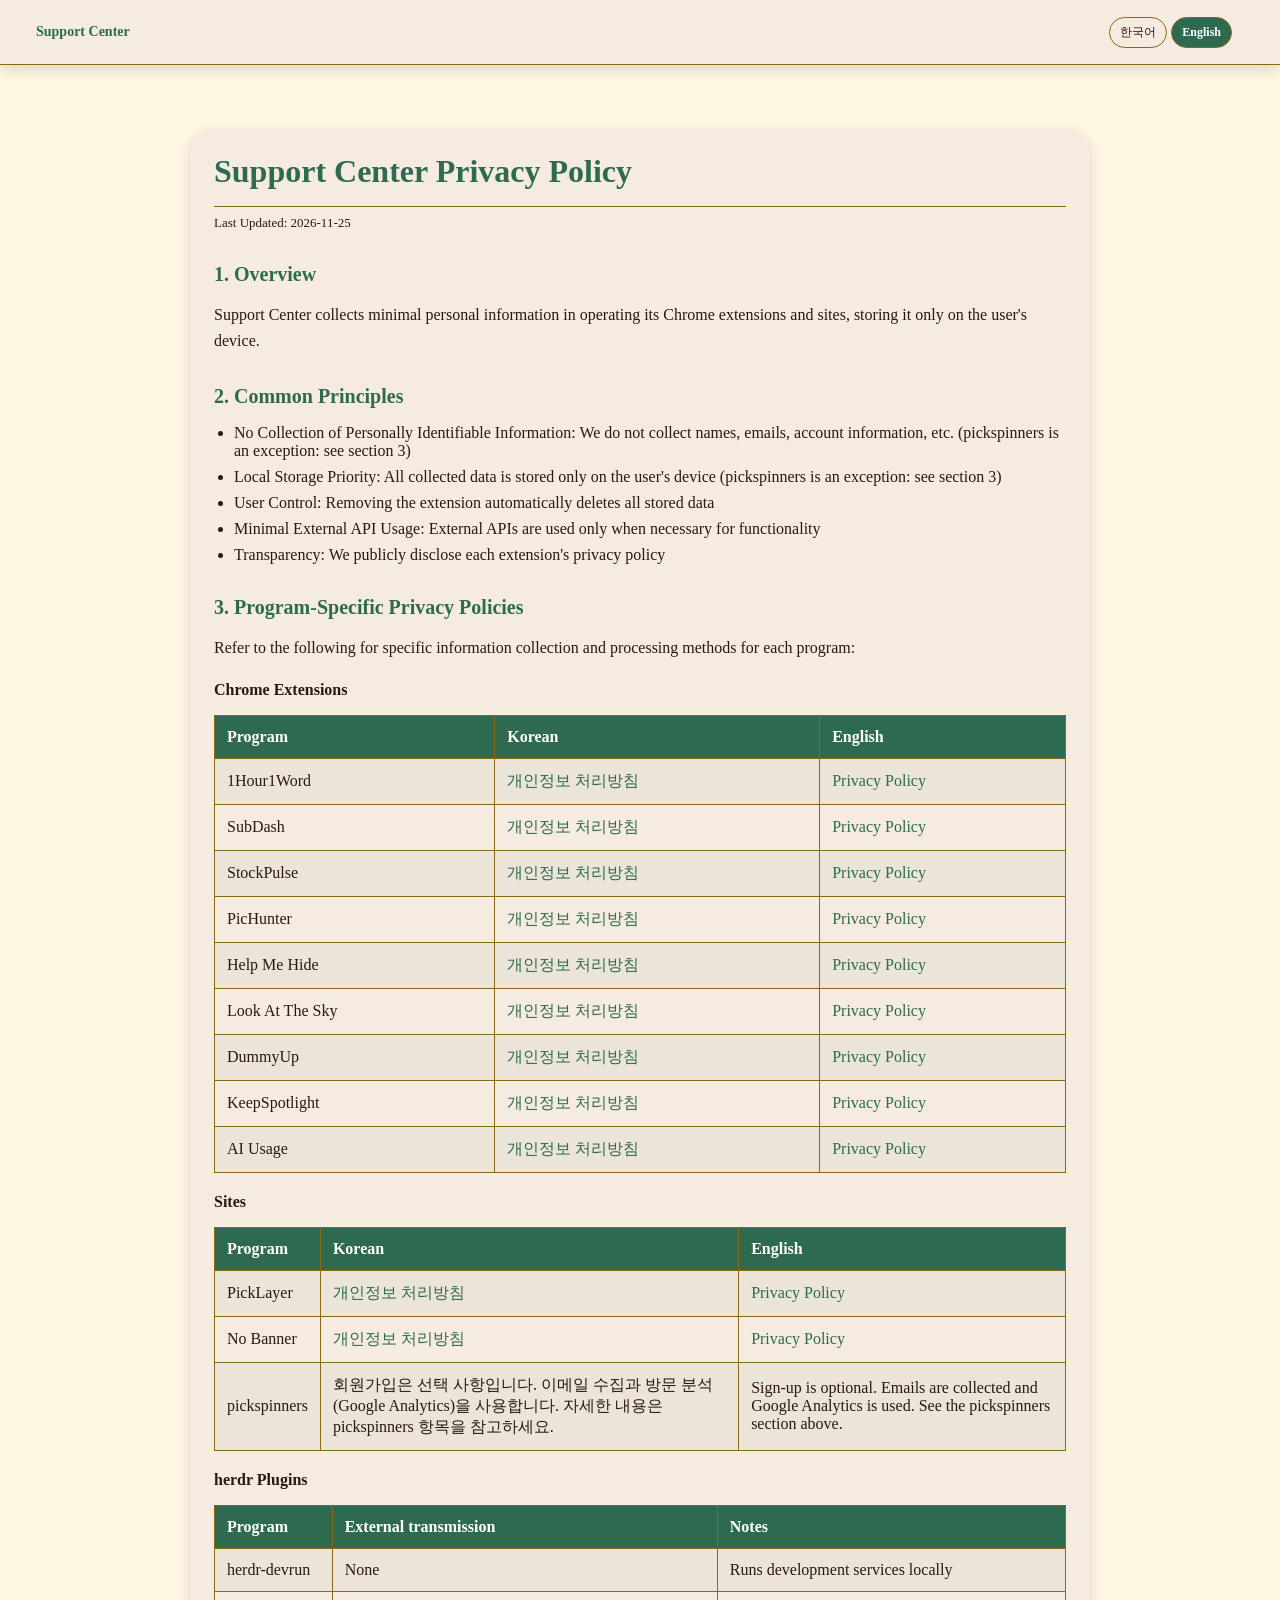
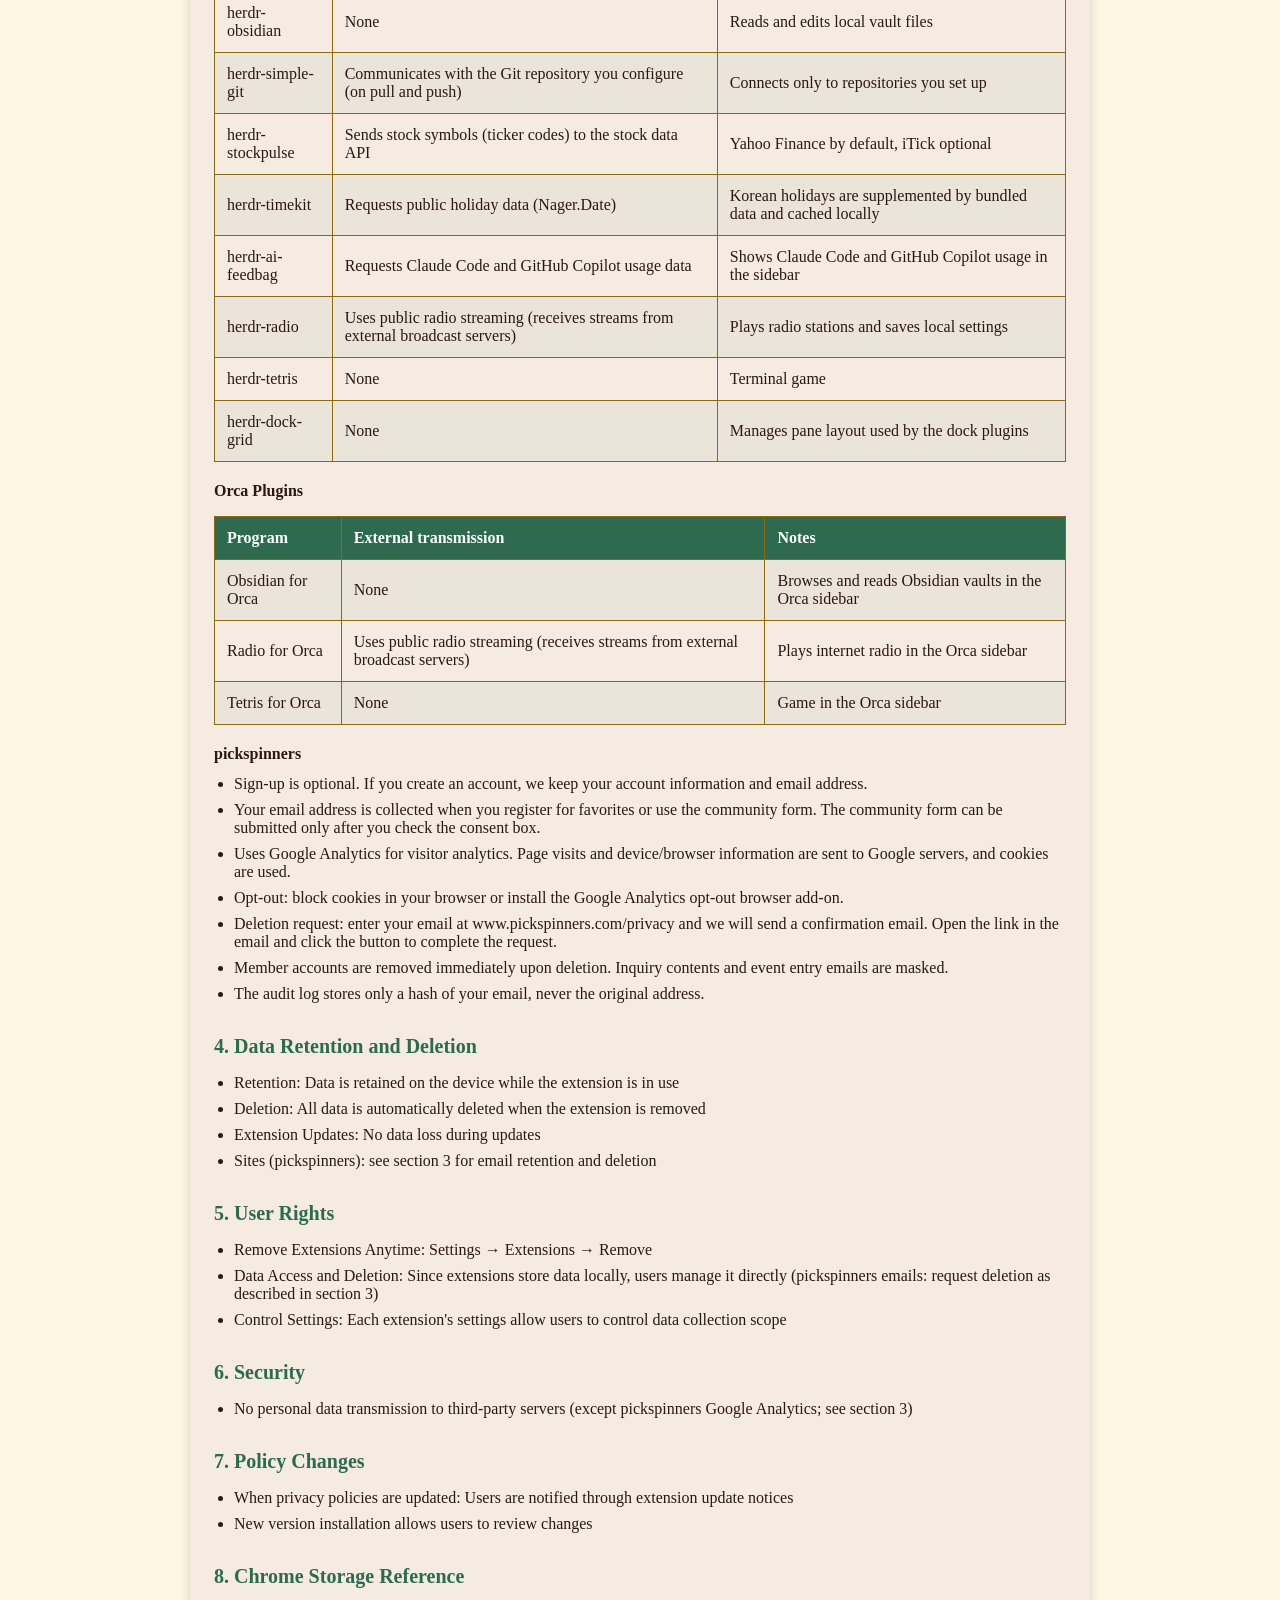
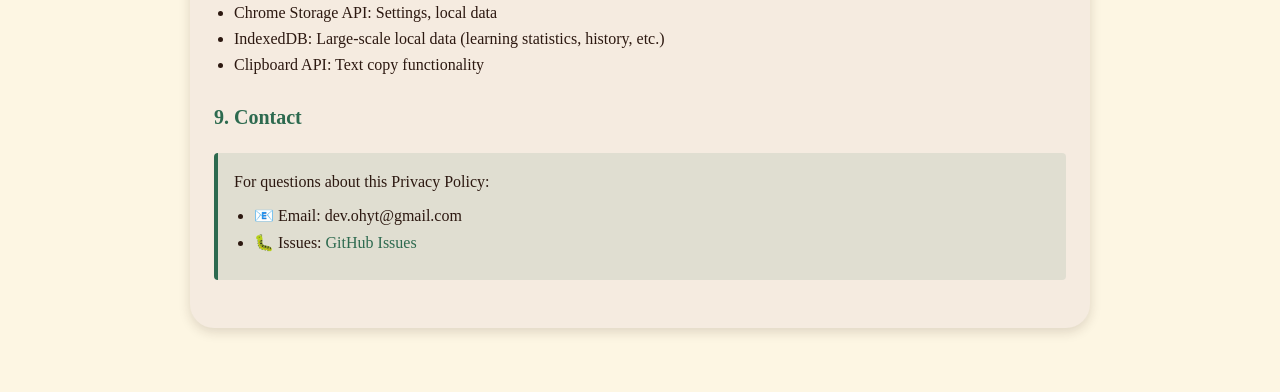
<file: docs/PRIVACY.html>
<!DOCTYPE html>
<html lang="ko">
<head>
    <meta charset="UTF-8">
    <meta name="viewport" content="width=device-width, initial-scale=1.0">
    <title>Support Center 개인정보 처리방침</title>
    <link rel="stylesheet" href="../theme/artnouveau.css">
    <link rel="stylesheet" href="../theme/style.css">
    <style>
        .privacy-container { max-width: 900px; margin: 32px auto; padding: 24px; background-color: var(--crema-surface); border-radius: var(--crema-radius-md); box-shadow: var(--crema-shadow); }
        .privacy-container h1 { color: var(--crema-primary); margin-bottom: 8px; border-bottom: 1px solid var(--crema-border); padding-bottom: 16px; }
        .last-updated { color: var(--crema-text-muted); font-size: 13px; margin-bottom: 24px; }
        .privacy-container h2 { color: var(--crema-primary); margin-top: 32px; margin-bottom: 16px; font-size: 20px; }
        .privacy-container h3 { color: var(--crema-text); margin-top: 20px; margin-bottom: 12px; font-size: 16px; }
        .privacy-container p { line-height: 1.6; margin-bottom: 12px; color: var(--crema-text); }
        .privacy-container ul, .privacy-container ol { margin-left: 20px; margin-bottom: 12px; }
        .privacy-container li { margin-bottom: 8px; color: var(--crema-text); }
        .privacy-container table { width: 100%; border-collapse: collapse; margin: 16px 0; }
        .privacy-container table th, .privacy-container table td { border: 1px solid var(--crema-border); padding: 12px; text-align: left; color: var(--crema-text); }
        .privacy-container table th { background-color: var(--crema-primary); color: var(--crema-text-on-primary); font-weight: bold; }
        .privacy-container table tr:nth-child(even) { background-color: rgba(45, 106, 79, 0.05); }
        .privacy-container table a { color: var(--crema-primary); text-decoration: none; }
        .privacy-container table a:hover { text-decoration: underline; }
        .contact-info { background-color: rgba(45, 106, 79, 0.1); border-left: 4px solid var(--crema-primary); padding: 16px; margin: 24px 0; border-radius: 4px; }
        .contact-info a { color: var(--crema-primary); text-decoration: none; }
        .contact-info a:hover { text-decoration: underline; }
        @media (max-width: 768px) { .privacy-container { margin: 16px; padding: 16px; } .privacy-container table { font-size: 13px; } .privacy-container table th, .privacy-container table td { padding: 8px; } }
    </style>
</head>
<body>
    <nav id="nav">
        <div class="nav-inner">
            <h3><a href="../" id="logo" style="color: inherit; text-decoration: none; cursor: pointer;">Support Center</a></h3>
            <div id="lang-switcher">
                <button class="lang-btn" data-lang="ko">한국어</button>
                <button class="lang-btn active" data-lang="en">English</button>
            </div>
            <button id="menu-toggle" class="menu-toggle">☰</button>
            <ul id="nav-list"></ul>
        </div>
    </nav>
    <div id="mobile-menu" class="mobile-menu">
        <ul id="mobile-nav-list"></ul>
    </div>

    <main>
        <div class="privacy-container">
            <h1 id="title">Support Center 개인정보 처리방침</h1>
            <div class="last-updated" id="updated">최종 수정일: 2026-11-25</div>

            <h2 id="h-overview">1. 개요</h2>
            <p id="p-overview">Support Center에서 Chrome 확장 및 사이트 운영에 있어 사용자의 개인정보를 최소한으로 수집하고, 사용자 기기에만 저장합니다.</p>

            <h2 id="h-principles">2. 공통 원칙</h2>
            <ul id="list-principles"></ul>

            <h2 id="h-extensions">3. 프로그램별 개인정보 처리방침</h2>
            <p id="p-extensions">각 프로그램의 구체적인 정보 수집 및 처리 방법은 다음을 참고하세요:</p>
            <h3 id="h-chrome-ext">Chrome 확장</h3>
            <table id="table-chrome"></table>
            <h3 id="h-sites">사이트</h3>
            <table id="table-sites"></table>
            <h3 id="h-herdr">herdr 플러그인</h3>
            <table id="table-herdr"></table>
            <h3 id="h-orca">Orca 플러그인</h3>
            <table id="table-orca"></table>
            <h3 id="h-pickspinners">pickspinners</h3>
            <ul id="list-pickspinners"></ul>

            <h2 id="h-retention">4. 정보 보관 및 파기</h2>
            <ul id="list-retention"></ul>

            <h2 id="h-rights">5. 사용자의 권리</h2>
            <ul id="list-rights"></ul>

            <h2 id="h-security">6. 보안</h2>
            <ul id="list-security"></ul>

            <h2 id="h-changes">7. 정책 변경</h2>
            <ul id="list-changes"></ul>

            <h2 id="h-storage">8. Chrome 저장소에 대한 참고사항</h2>
            <ul id="list-storage"></ul>

            <h2 id="h-contact">9. 문의</h2>
            <div class="contact-info">
                <p id="p-contact">개인정보 처리방침에 관한 문의는 아래로 접수해 주세요.</p>
                <ul id="list-contact"></ul>
            </div>
        </div>
    </main>

    <script>
        const i18n = {
            ko: {
                title: 'Support Center 개인정보 처리방침',
                updated: '최종 수정일: 2026-11-25',
                h_overview: '1. 개요',
                p_overview: 'Support Center에서 Chrome 확장 및 사이트 운영에 있어 사용자의 개인정보를 최소한으로 수집하고, 사용자 기기에만 저장합니다.',
                h_principles: '2. 공통 원칙',
                list_principles: [
                    '개인 식별 정보 미수집: 이름, 이메일, 계정 정보 등을 수집하지 않습니다 (pickspinners 예외: 3번 참고)',
                    '로컬 저장소 우선: 수집된 모든 데이터는 사용자 기기에만 저장됩니다 (pickspinners 예외: 3번 참고)',
                    '사용자 제어: 확장을 삭제하면 저장된 모든 데이터가 자동으로 삭제됩니다',
                    '외부 API 최소화: 기능상 필요한 경우에만 외부 API를 사용합니다',
                    '투명성: 각 확장의 개인정보 처리방침을 명확히 공개합니다'
                ],
                h_extensions: '3. 프로그램별 개인정보 처리방침',
                p_extensions: '각 프로그램의 구체적인 정보 수집 및 처리 방법은 다음을 참고하세요:',
                h_chrome_ext: 'Chrome 확장',
                h_sites: '사이트',
                table_headers: ['프로그램', '한국어', 'English'],
                table_chrome_rows: [
                    ['1Hour1Word', '<a href="/docs/1hour1word/privacy.html">개인정보 처리방침</a>', '<a href="/docs/1hour1word/privacy.html">Privacy Policy</a>'],
                    ['SubDash', '<a href="/docs/subdash/privacy.html">개인정보 처리방침</a>', '<a href="/docs/subdash/privacy.html">Privacy Policy</a>'],
                    ['StockPulse', '<a href="/docs/stockpulse/privacy.html">개인정보 처리방침</a>', '<a href="/docs/stockpulse/privacy.html">Privacy Policy</a>'],
                    ['PicHunter', '<a href="/docs/pichunter/privacy.html">개인정보 처리방침</a>', '<a href="/docs/pichunter/privacy.html">Privacy Policy</a>'],
                    ['Help Me Hide', '<a href="/docs/helpmehide/privacy.html">개인정보 처리방침</a>', '<a href="/docs/helpmehide/privacy.html">Privacy Policy</a>'],
                    ['Look At The Sky', '<a href="/docs/lookatthesky/privacy.html">개인정보 처리방침</a>', '<a href="/docs/lookatthesky/privacy.html">Privacy Policy</a>'],
                    ['DummyUp', '<a href="/docs/dummyup/privacy.html">개인정보 처리방침</a>', '<a href="/docs/dummyup/privacy.html">Privacy Policy</a>'],
                    ['KeepSpotlight', '<a href="/docs/keepspotlight/privacy.html">개인정보 처리방침</a>', '<a href="/docs/keepspotlight/privacy.html">Privacy Policy</a>'],
                    ['AI Usage', '<a href="/docs/aiusage/privacy.html">개인정보 처리방침</a>', '<a href="/docs/aiusage/privacy.html">Privacy Policy</a>']
                ],
                table_sites_rows: [
                    ['PickLayer', '<a href="/docs/picklayer/privacy.html">개인정보 처리방침</a>', '<a href="/docs/picklayer/privacy.html">Privacy Policy</a>'],
                    ['No Banner', '<a href="/docs/nobanner/privacy.html">개인정보 처리방침</a>', '<a href="/docs/nobanner/privacy.html">Privacy Policy</a>'],
                    ['pickspinners', '회원가입은 선택 사항입니다. 이메일 수집과 방문 분석(Google Analytics)을 사용합니다. 자세한 내용은 pickspinners 항목을 참고하세요.', 'Sign-up is optional. Emails are collected and Google Analytics is used. See the pickspinners section above.']
                ],
                h_herdr: 'herdr 플러그인',
                h_orca: 'Orca 플러그인',
                table_ext_headers: ['프로그램', '외부 전송', '비고'],
                table_herdr_rows: [
                    ['herdr-devrun', '없음', '로컬에서 개발 서비스를 실행합니다'],
                    ['herdr-obsidian', '없음', '로컬 볼트 파일을 읽고 편집합니다'],
                    ['herdr-simple-git', '사용자가 설정한 Git 저장소와 통신 (pull, push 실행 시)', '설정한 저장소에만 연결합니다'],
                    ['herdr-stockpulse', '주식 코드(종목 코드)를 주가 데이터 API로 전송', '기본 Yahoo Finance, 선택 시 iTick'],
                    ['herdr-timekit', '공휴일 데이터 요청 (Nager.Date)', '한국 공휴일은 내장 데이터로 보완하며 로컬에 캐시합니다'],
                    ['herdr-ai-feedbag', 'Claude Code, GitHub Copilot 사용량 조회 요청', 'Claude Code, GitHub Copilot 사용량을 사이드바에 표시'],
                    ['herdr-radio', '공개 라디오 스트리밍 사용 (외부 방송 서버에서 스트림 수신)', '방송국 재생 및 로컬 설정 저장'],
                    ['herdr-tetris', '없음', '터미널 게임'],
                    ['herdr-dock-grid', '없음', '도크 플러그인들이 쓰는 pane 배치를 관리합니다']
                ],
                table_orca_rows: [
                    ['Obsidian for Orca', '없음', 'Orca 사이드바에서 Obsidian 보관함을 탐색하고 읽습니다'],
                    ['Radio for Orca', '공개 라디오 스트리밍 사용 (외부 방송 서버에서 스트림 수신)', 'Orca 사이드바에서 인터넷 라디오를 재생합니다'],
                    ['Tetris for Orca', '없음', 'Orca 사이드바 게임']
                ],
                h_pickspinners: 'pickspinners',
                list_pickspinners: [
                    '회원가입은 선택 사항입니다. 회원으로 가입하면 계정 정보와 이메일 주소를 보관합니다.',
                    '즐겨찾기 등록이나 커뮤니티 폼 이용 시 이메일 주소를 수집합니다. 커뮤니티 폼은 동의 체크 후에만 제출됩니다.',
                    '방문 분석을 위해 Google Analytics를 사용합니다. 방문 페이지, 기기·브라우저 정보가 Google 서버로 전송되며 쿠키가 사용됩니다.',
                    '거부 방법: 브라우저에서 쿠키를 차단하거나 Google 애널리틱스 수집 거부 도구를 설치합니다.',
                    '삭제 요청: www.pickspinners.com/privacy 에서 이메일을 입력하면 확인 메일을 보냅니다. 메일의 링크를 열고 버튼을 누르면 처리됩니다.',
                    '회원 계정은 삭제 즉시 제거됩니다. 문의 내용과 이벤트 응모 이메일은 마스킹 처리됩니다.',
                    '감사 로그(처리 기록)에는 이메일의 해시값만 저장하며 원문 이메일은 남기지 않습니다.'
                ],
                h_retention: '4. 정보 보관 및 파기',
                list_retention: [
                    '보관: 사용자가 확장을 사용하는 동안 기기에 보관',
                    '파기: 확장 삭제 시 자동으로 모든 데이터 삭제',
                    '확장 업데이트: 데이터 손실 없음',
                    '사이트(pickspinners): 이메일 보관 기간과 삭제 방법은 3번 참고'
                ],
                h_rights: '5. 사용자의 권리',
                list_rights: [
                    '확장 언제든지 삭제 가능: 설정 → 확장 프로그램 → 제거',
                    '데이터 열람 및 삭제: 확장이 로컬에만 저장하므로 사용자가 직접 관리 가능 (pickspinners 이메일은 3번 항목의 방법으로 삭제 요청)',
                    '설정 제어: 각 확장의 설정을 통해 데이터 수집 범위 조절 가능'
                ],
                h_security: '6. 보안',
                list_security: [
                    '서드파티 서버로 개인 데이터 전송 금지 (pickspinners의 Google Analytics 전송은 예외: 3번 참고)'
                ],
                h_changes: '7. 정책 변경',
                list_changes: [
                    '개인정보 처리방침 변경 시: 확장의 업데이트 공지를 통해 안내',
                    '새 버전 설치 시 변경 내용 확인 가능'
                ],
                h_storage: '8. Chrome 저장소에 대한 참고사항',
                list_storage: [
                    'Chrome Storage API: 설정, 로컬 데이터',
                    'IndexedDB: 대용량 로컬 데이터 (학습 통계, 이력 등)',
                    'Clipboard API: 텍스트 복사 기능'
                ],
                h_contact: '9. 문의',
                p_contact: '개인정보 처리방침에 관한 문의는 아래로 접수해 주세요.',
                list_contact: [
                    '📧 이메일: dev.ohyt@gmail.com',
                    '🐛 이슈: <a href="https://github.com/vrwolf1004/support-center/issues" target="_blank">GitHub Issues</a>'
                ]
            },
            en: {
                title: 'Support Center Privacy Policy',
                updated: 'Last Updated: 2026-11-25',
                h_overview: '1. Overview',
                p_overview: 'Support Center collects minimal personal information in operating its Chrome extensions and sites, storing it only on the user\'s device.',
                h_principles: '2. Common Principles',
                list_principles: [
                    'No Collection of Personally Identifiable Information: We do not collect names, emails, account information, etc. (pickspinners is an exception: see section 3)',
                    'Local Storage Priority: All collected data is stored only on the user\'s device (pickspinners is an exception: see section 3)',
                    'User Control: Removing the extension automatically deletes all stored data',
                    'Minimal External API Usage: External APIs are used only when necessary for functionality',
                    'Transparency: We publicly disclose each extension\'s privacy policy'
                ],
                h_extensions: '3. Program-Specific Privacy Policies',
                p_extensions: 'Refer to the following for specific information collection and processing methods for each program:',
                h_chrome_ext: 'Chrome Extensions',
                h_sites: 'Sites',
                table_headers: ['Program', 'Korean', 'English'],
                table_chrome_rows: [
                    ['1Hour1Word', '<a href="/docs/1hour1word/privacy.html">개인정보 처리방침</a>', '<a href="/docs/1hour1word/privacy.html">Privacy Policy</a>'],
                    ['SubDash', '<a href="/docs/subdash/privacy.html">개인정보 처리방침</a>', '<a href="/docs/subdash/privacy.html">Privacy Policy</a>'],
                    ['StockPulse', '<a href="/docs/stockpulse/privacy.html">개인정보 처리방침</a>', '<a href="/docs/stockpulse/privacy.html">Privacy Policy</a>'],
                    ['PicHunter', '<a href="/docs/pichunter/privacy.html">개인정보 처리방침</a>', '<a href="/docs/pichunter/privacy.html">Privacy Policy</a>'],
                    ['Help Me Hide', '<a href="/docs/helpmehide/privacy.html">개인정보 처리방침</a>', '<a href="/docs/helpmehide/privacy.html">Privacy Policy</a>'],
                    ['Look At The Sky', '<a href="/docs/lookatthesky/privacy.html">개인정보 처리방침</a>', '<a href="/docs/lookatthesky/privacy.html">Privacy Policy</a>'],
                    ['DummyUp', '<a href="/docs/dummyup/privacy.html">개인정보 처리방침</a>', '<a href="/docs/dummyup/privacy.html">Privacy Policy</a>'],
                    ['KeepSpotlight', '<a href="/docs/keepspotlight/privacy.html">개인정보 처리방침</a>', '<a href="/docs/keepspotlight/privacy.html">Privacy Policy</a>'],
                    ['AI Usage', '<a href="/docs/aiusage/privacy.html">개인정보 처리방침</a>', '<a href="/docs/aiusage/privacy.html">Privacy Policy</a>']
                ],
                table_sites_rows: [
                    ['PickLayer', '<a href="/docs/picklayer/privacy.html">개인정보 처리방침</a>', '<a href="/docs/picklayer/privacy.html">Privacy Policy</a>'],
                    ['No Banner', '<a href="/docs/nobanner/privacy.html">개인정보 처리방침</a>', '<a href="/docs/nobanner/privacy.html">Privacy Policy</a>'],
                    ['pickspinners', '회원가입은 선택 사항입니다. 이메일 수집과 방문 분석(Google Analytics)을 사용합니다. 자세한 내용은 pickspinners 항목을 참고하세요.', 'Sign-up is optional. Emails are collected and Google Analytics is used. See the pickspinners section above.']
                ],
                h_herdr: 'herdr Plugins',
                h_orca: 'Orca Plugins',
                table_ext_headers: ['Program', 'External transmission', 'Notes'],
                table_herdr_rows: [
                    ['herdr-devrun', 'None', 'Runs development services locally'],
                    ['herdr-obsidian', 'None', 'Reads and edits local vault files'],
                    ['herdr-simple-git', 'Communicates with the Git repository you configure (on pull and push)', 'Connects only to repositories you set up'],
                    ['herdr-stockpulse', 'Sends stock symbols (ticker codes) to the stock data API', 'Yahoo Finance by default, iTick optional'],
                    ['herdr-timekit', 'Requests public holiday data (Nager.Date)', 'Korean holidays are supplemented by bundled data and cached locally'],
                    ['herdr-ai-feedbag', 'Requests Claude Code and GitHub Copilot usage data', 'Shows Claude Code and GitHub Copilot usage in the sidebar'],
                    ['herdr-radio', 'Uses public radio streaming (receives streams from external broadcast servers)', 'Plays radio stations and saves local settings'],
                    ['herdr-tetris', 'None', 'Terminal game'],
                    ['herdr-dock-grid', 'None', 'Manages pane layout used by the dock plugins']
                ],
                table_orca_rows: [
                    ['Obsidian for Orca', 'None', 'Browses and reads Obsidian vaults in the Orca sidebar'],
                    ['Radio for Orca', 'Uses public radio streaming (receives streams from external broadcast servers)', 'Plays internet radio in the Orca sidebar'],
                    ['Tetris for Orca', 'None', 'Game in the Orca sidebar']
                ],
                h_pickspinners: 'pickspinners',
                list_pickspinners: [
                    'Sign-up is optional. If you create an account, we keep your account information and email address.',
                    'Your email address is collected when you register for favorites or use the community form. The community form can be submitted only after you check the consent box.',
                    'Uses Google Analytics for visitor analytics. Page visits and device/browser information are sent to Google servers, and cookies are used.',
                    'Opt-out: block cookies in your browser or install the Google Analytics opt-out browser add-on.',
                    'Deletion request: enter your email at www.pickspinners.com/privacy and we will send a confirmation email. Open the link in the email and click the button to complete the request.',
                    'Member accounts are removed immediately upon deletion. Inquiry contents and event entry emails are masked.',
                    'The audit log stores only a hash of your email, never the original address.'
                ],
                h_retention: '4. Data Retention and Deletion',
                list_retention: [
                    'Retention: Data is retained on the device while the extension is in use',
                    'Deletion: All data is automatically deleted when the extension is removed',
                    'Extension Updates: No data loss during updates',
                    'Sites (pickspinners): see section 3 for email retention and deletion'
                ],
                h_rights: '5. User Rights',
                list_rights: [
                    'Remove Extensions Anytime: Settings → Extensions → Remove',
                    'Data Access and Deletion: Since extensions store data locally, users manage it directly (pickspinners emails: request deletion as described in section 3)',
                    'Control Settings: Each extension\'s settings allow users to control data collection scope'
                ],
                h_security: '6. Security',
                list_security: [
                    'No personal data transmission to third-party servers (except pickspinners Google Analytics; see section 3)'
                ],
                h_changes: '7. Policy Changes',
                list_changes: [
                    'When privacy policies are updated: Users are notified through extension update notices',
                    'New version installation allows users to review changes'
                ],
                h_storage: '8. Chrome Storage Reference',
                list_storage: [
                    'Chrome Storage API: Settings, local data',
                    'IndexedDB: Large-scale local data (learning statistics, history, etc.)',
                    'Clipboard API: Text copy functionality'
                ],
                h_contact: '9. Contact',
                p_contact: 'For questions about this Privacy Policy:',
                list_contact: [
                    '📧 Email: dev.ohyt@gmail.com',
                    '🐛 Issues: <a href="https://github.com/vrwolf1004/support-center/issues" target="_blank">GitHub Issues</a>'
                ]
            }
        };

        const currentLang = localStorage.getItem('lang') || 'en';
        const text = i18n[currentLang] || i18n.ko;

        document.addEventListener('DOMContentLoaded', () => {
            document.title = text.title + ' - Support Center';
            document.getElementById('title').textContent = text.title;
            document.getElementById('updated').textContent = text.updated;
            document.getElementById('h-overview').textContent = text.h_overview;
            document.getElementById('p-overview').textContent = text.p_overview;
            document.getElementById('h-principles').textContent = text.h_principles;
            document.getElementById('h-extensions').textContent = text.h_extensions;
            document.getElementById('p-extensions').textContent = text.p_extensions;
            document.getElementById('h-chrome-ext').textContent = text.h_chrome_ext;
            document.getElementById('h-sites').textContent = text.h_sites;
            document.getElementById('h-herdr').textContent = text.h_herdr;
            document.getElementById('h-orca').textContent = text.h_orca;
            document.getElementById('h-pickspinners').textContent = text.h_pickspinners;
            document.getElementById('list-pickspinners').innerHTML = text.list_pickspinners.map(item => `<li>${item}</li>`).join('');
            document.getElementById('h-retention').textContent = text.h_retention;
            document.getElementById('h-rights').textContent = text.h_rights;
            document.getElementById('h-security').textContent = text.h_security;
            document.getElementById('h-changes').textContent = text.h_changes;
            document.getElementById('h-storage').textContent = text.h_storage;
            document.getElementById('h-contact').textContent = text.h_contact;
            document.getElementById('p-contact').textContent = text.p_contact;

            document.getElementById('list-principles').innerHTML = text.list_principles.map(item => `<li>${item}</li>`).join('');
            const headerHtml = `<tr>${text.table_headers.map(h => `<th>${h}</th>`).join('')}</tr>`;
            document.getElementById('table-chrome').innerHTML = headerHtml + text.table_chrome_rows.map(row => `<tr>${row.map(cell => `<td>${cell}</td>`).join('')}</tr>`).join('');
            document.getElementById('table-sites').innerHTML = headerHtml + text.table_sites_rows.map(row => `<tr>${row.map(cell => `<td>${cell}</td>`).join('')}</tr>`).join('');
            const extHeaderHtml = `<tr>${text.table_ext_headers.map(h => `<th>${h}</th>`).join('')}</tr>`;
            document.getElementById('table-herdr').innerHTML = extHeaderHtml + text.table_herdr_rows.map(row => `<tr>${row.map(cell => `<td>${cell}</td>`).join('')}</tr>`).join('');
            document.getElementById('table-orca').innerHTML = extHeaderHtml + text.table_orca_rows.map(row => `<tr>${row.map(cell => `<td>${cell}</td>`).join('')}</tr>`).join('');
            document.getElementById('list-retention').innerHTML = text.list_retention.map(item => `<li>${item}</li>`).join('');
            document.getElementById('list-rights').innerHTML = text.list_rights.map(item => `<li>${item}</li>`).join('');
            document.getElementById('list-security').innerHTML = text.list_security.map(item => `<li>${item}</li>`).join('');
            document.getElementById('list-changes').innerHTML = text.list_changes.map(item => `<li>${item}</li>`).join('');
            document.getElementById('list-storage').innerHTML = text.list_storage.map(item => `<li>${item}</li>`).join('');
            document.getElementById('list-contact').innerHTML = text.list_contact.map(item => `<li>${item}</li>`).join('');

            document.querySelectorAll('.lang-btn').forEach(btn => {
                btn.classList.toggle('active', btn.dataset.lang === currentLang);
                btn.addEventListener('click', () => {
                    if (btn.dataset.lang !== currentLang) {
                        localStorage.setItem('lang', btn.dataset.lang);
                        location.reload();
                    }
                });
            });

            document.getElementById('logo').addEventListener('click', () => {
                window.location.href = '../';
            });
        });
    </script>
</body>
</html>
</file>
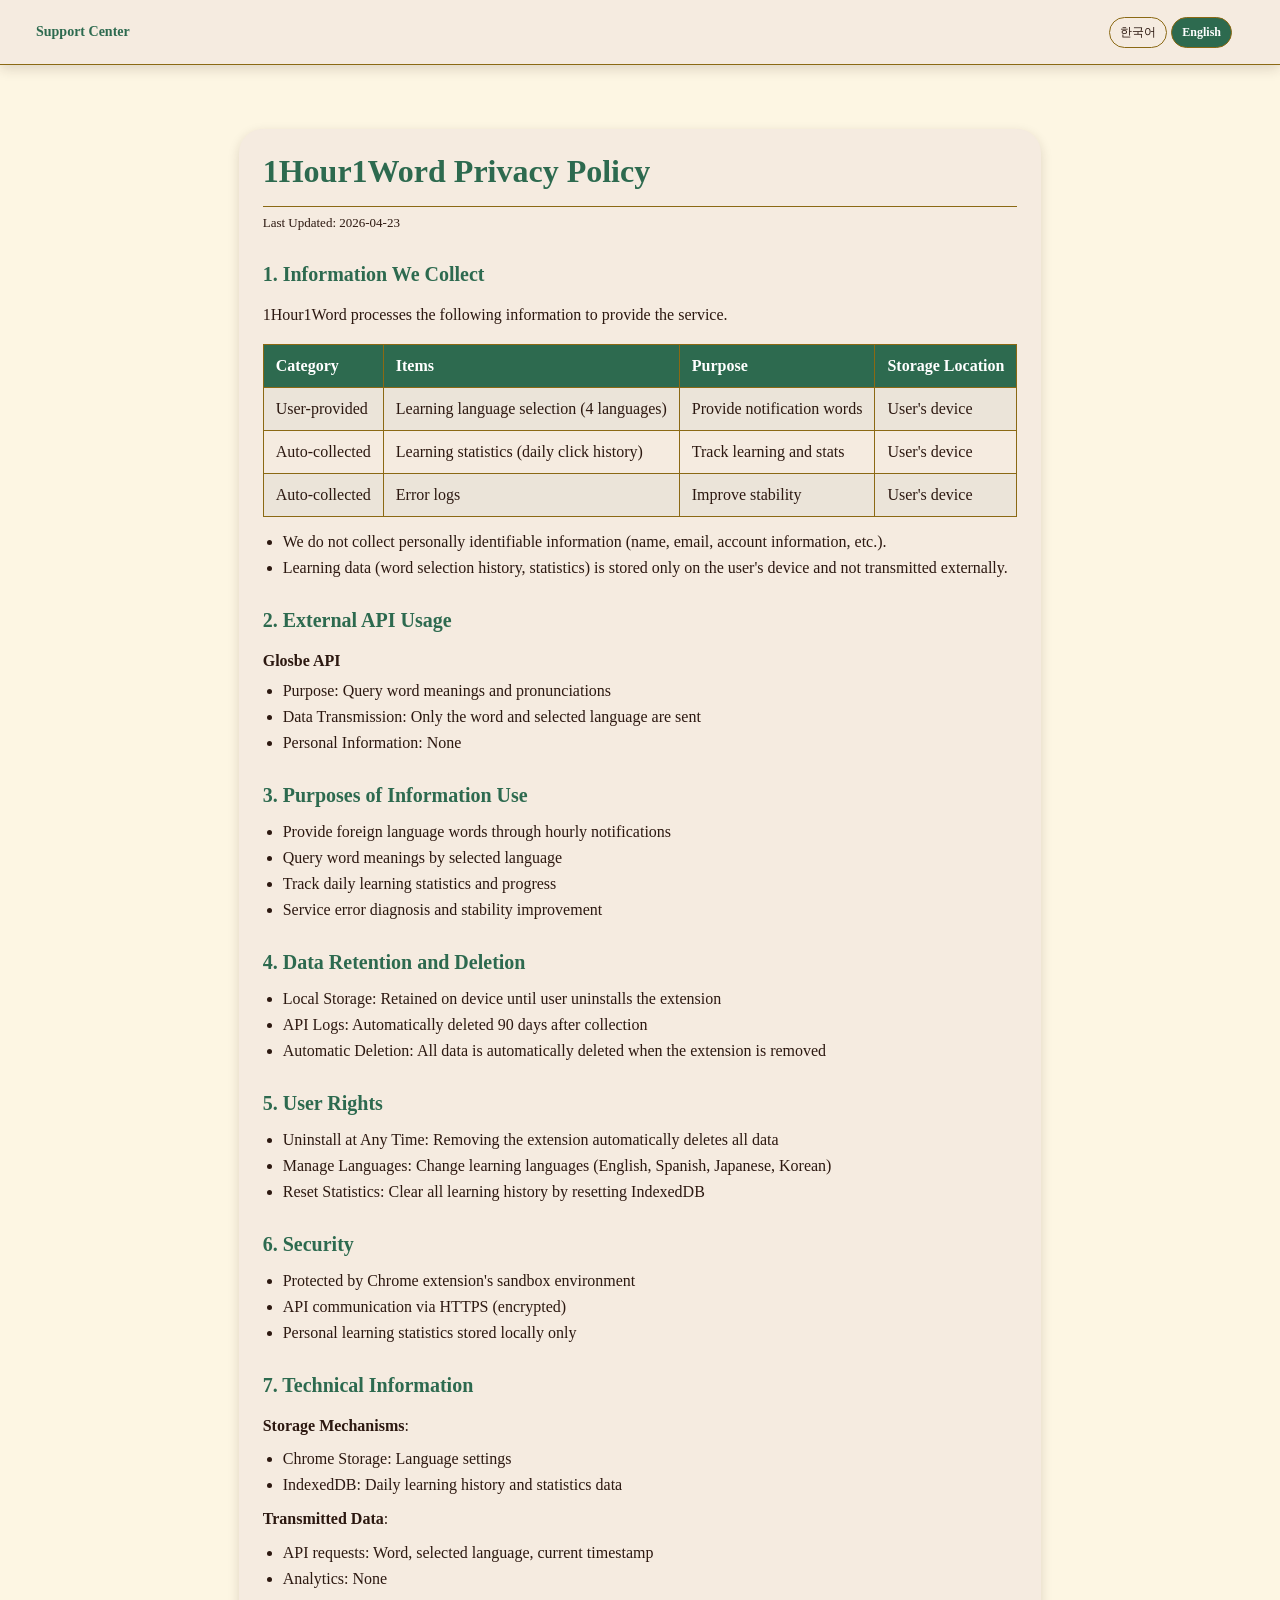
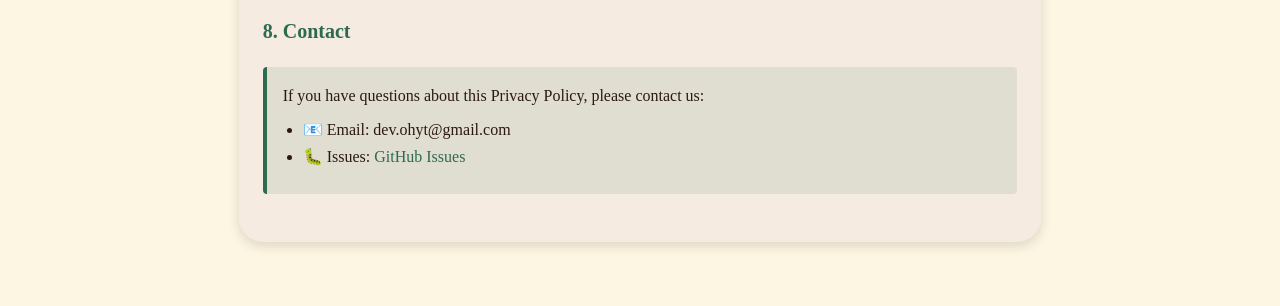
<file: docs/1hour1word/privacy.html>
<!DOCTYPE html>
<html lang="ko">
<head>
    <meta charset="UTF-8">
    <meta name="viewport" content="width=device-width, initial-scale=1.0">
    <title>1Hour1Word 개인정보 처리방침</title>
    <link rel="stylesheet" href="../../theme/artnouveau.css">
    <link rel="stylesheet" href="../../theme/style.css">
    <style>
        .privacy-container { max-width: 900px; margin: 32px auto; padding: 24px; background-color: var(--crema-surface); border-radius: var(--crema-radius-md); box-shadow: var(--crema-shadow); }
        .privacy-container h1 { color: var(--crema-primary); margin-bottom: 8px; border-bottom: 1px solid var(--crema-border); padding-bottom: 16px; }
        .last-updated { color: var(--crema-text-muted); font-size: 13px; margin-bottom: 24px; }
        .privacy-container h2 { color: var(--crema-primary); margin-top: 32px; margin-bottom: 16px; font-size: 20px; }
        .privacy-container h3 { color: var(--crema-text); margin-top: 20px; margin-bottom: 12px; font-size: 16px; }
        .privacy-container p { line-height: 1.6; margin-bottom: 12px; color: var(--crema-text); }
        .privacy-container ul, .privacy-container ol { margin-left: 20px; margin-bottom: 12px; }
        .privacy-container li { margin-bottom: 8px; color: var(--crema-text); }
        .privacy-container table { width: 100%; border-collapse: collapse; margin: 16px 0; }
        .privacy-container table th, .privacy-container table td { border: 1px solid var(--crema-border); padding: 12px; text-align: left; color: var(--crema-text); }
        .privacy-container table th { background-color: var(--crema-primary); color: var(--crema-text-on-primary); font-weight: bold; }
        .privacy-container table tr:nth-child(even) { background-color: rgba(45, 106, 79, 0.05); }
        .contact-info { background-color: rgba(45, 106, 79, 0.1); border-left: 4px solid var(--crema-primary); padding: 16px; margin: 24px 0; border-radius: 4px; }
        .contact-info a { color: var(--crema-primary); text-decoration: none; }
        .contact-info a:hover { text-decoration: underline; }
        @media (max-width: 768px) { .privacy-container { margin: 16px; padding: 16px; } .privacy-container table { font-size: 13px; } .privacy-container table th, .privacy-container table td { padding: 8px; } }
    </style>
</head>
<body>
    <nav id="nav">
        <div class="nav-inner">
            <h3><a href="../../" id="logo" style="color: inherit; text-decoration: none; cursor: pointer;">Support Center</a></h3>
            <div id="lang-switcher">
                <button class="lang-btn" data-lang="ko">한국어</button>
                <button class="lang-btn active" data-lang="en">English</button>
            </div>
            <button id="menu-toggle" class="menu-toggle">☰</button>
            <ul id="nav-list"></ul>
        </div>
    </nav>
    <div id="mobile-menu" class="mobile-menu">
        <ul id="mobile-nav-list"></ul>
    </div>

    <main>
        <div class="privacy-container">
            <h1 id="title">1Hour1Word 개인정보 처리방침</h1>
            <div class="last-updated" id="updated">최종 수정일: 2026-04-23</div>

            <h2 id="h-collect">1. 수집하는 정보</h2>
            <p id="p-collect">1Hour1Word는 서비스 제공을 위해 다음 정보를 처리합니다.</p>
            <table id="table-collect"></table>
            <ul id="list-collect"></ul>

            <h2 id="h-api">2. 외부 API 사용</h2>
            <h3 id="h-glosbe">Glosbe API</h3>
            <ul id="list-glosbe"></ul>

            <h2 id="h-purpose">3. 정보의 이용 목적</h2>
            <ul id="list-purpose"></ul>

            <h2 id="h-retention">4. 정보의 보관 및 파기</h2>
            <ul id="list-retention"></ul>

            <h2 id="h-rights">5. 사용자의 권리</h2>
            <ul id="list-rights"></ul>

            <h2 id="h-security">6. 보안</h2>
            <ul id="list-security"></ul>

            <h2 id="h-technical">7. 기술 정보</h2>
            <p id="p-technical-storage"><strong id="storage-label">저장 메커니즘</strong>:</p>
            <ul id="list-storage"></ul>
            <p id="p-technical-communication"><strong id="communication-label">전송되는 데이터</strong>:</p>
            <ul id="list-communication"></ul>

            <h2 id="h-contact">8. 문의</h2>
            <div class="contact-info">
                <p id="p-contact">개인정보 처리방침에 관한 문의는 아래로 접수해 주세요.</p>
                <ul id="list-contact"></ul>
            </div>
        </div>
    </main>

    <script>
        const i18n = {
            ko: {
                title: '1Hour1Word 개인정보 처리방침',
                updated: '최종 수정일: 2026-04-23',
                h_collect: '1. 수집하는 정보',
                p_collect: '1Hour1Word는 서비스 제공을 위해 다음 정보를 처리합니다.',
                table_headers: ['구분', '항목', '목적', '저장 위치'],
                table_rows: [
                    ['사용자 입력', '학습 언어 선택 (4개 언어)', '알림 단어 제공', '사용자 기기'],
                    ['자동 수집', '학습 통계 (일일 클릭 이력)', '학습 추적 및 통계', '사용자 기기'],
                    ['자동 수집', '오류 로그', '안정성 개선', '사용자 기기']
                ],
                list_collect: [
                    '개인 식별 정보(이름, 이메일, 계정 정보 등)는 수집하지 않습니다.',
                    '학습 데이터(단어 선택 이력, 통계)는 사용자 기기에만 저장되며, 외부로 전송되지 않습니다.'
                ],
                h_api: '2. 외부 API 사용',
                h_glosbe: 'Glosbe API',
                list_glosbe: [
                    '목적: 단어 의미 및 발음 조회',
                    '데이터 전송: 단어 및 선택된 언어만 전송',
                    '개인정보 포함 여부: 없음'
                ],
                h_purpose: '3. 정보의 이용 목적',
                list_purpose: [
                    '1시간 간격 알림을 통한 외국어 단어 제공',
                    '선택된 언어별 단어 의미 조회',
                    '일일 학습 통계 및 진행 상황 추적',
                    '서비스 오류 진단 및 안정성 개선'
                ],
                h_retention: '4. 정보의 보관 및 파기',
                list_retention: [
                    '로컬 저장소: 사용자가 확장을 삭제할 때까지 기기에 보관',
                    'API 로그: 수집일로부터 90일 후 자동 삭제',
                    '자동 파기: 확장 프로그램 삭제 시 저장된 모든 데이터 자동 삭제'
                ],
                h_rights: '5. 사용자의 권리',
                list_rights: [
                    '언제든지 확장 삭제: 확장을 제거하면 모든 데이터가 자동으로 삭제됩니다',
                    '언어 관리: 학습하는 언어 설정 변경 가능 (영어, 스페인어, 일본어, 한국어)',
                    '통계 초기화: IndexedDB 초기화로 모든 학습 통계 삭제 가능'
                ],
                h_security: '6. 보안',
                list_security: [
                    'Chrome 확장의 sandbox 환경으로 보호됨',
                    'HTTPS를 통한 API 통신 (암호화)',
                    '개인 학습 통계는 로컬에만 저장'
                ],
                h_technical: '7. 기술 정보',
                p_technical_storage: '저장 메커니즘',
                list_storage: [
                    'Chrome Storage: 언어 설정',
                    'IndexedDB: 일일 학습 이력 및 통계 데이터'
                ],
                p_technical_communication: '전송되는 데이터',
                list_communication: [
                    'API 요청 시: 단어, 선택된 언어, 현재 시간',
                    '분석 데이터: 없음'
                ],
                h_contact: '8. 문의',
                p_contact: '개인정보 처리방침에 관한 문의는 아래로 접수해 주세요.',
                list_contact: [
                    '📧 이메일: dev.ohyt@gmail.com',
                    '🐛 이슈: <a href="https://github.com/vrwolf1004/support-center/issues" target="_blank">GitHub Issues</a>'
                ]
            },
            en: {
                title: '1Hour1Word Privacy Policy',
                updated: 'Last Updated: 2026-04-23',
                h_collect: '1. Information We Collect',
                p_collect: '1Hour1Word processes the following information to provide the service.',
                table_headers: ['Category', 'Items', 'Purpose', 'Storage Location'],
                table_rows: [
                    ['User-provided', 'Learning language selection (4 languages)', 'Provide notification words', "User's device"],
                    ['Auto-collected', 'Learning statistics (daily click history)', 'Track learning and stats', "User's device"],
                    ['Auto-collected', 'Error logs', 'Improve stability', "User's device"]
                ],
                list_collect: [
                    'We do not collect personally identifiable information (name, email, account information, etc.).',
                    'Learning data (word selection history, statistics) is stored only on the user\'s device and not transmitted externally.'
                ],
                h_api: '2. External API Usage',
                h_glosbe: 'Glosbe API',
                list_glosbe: [
                    'Purpose: Query word meanings and pronunciations',
                    'Data Transmission: Only the word and selected language are sent',
                    'Personal Information: None'
                ],
                h_purpose: '3. Purposes of Information Use',
                list_purpose: [
                    'Provide foreign language words through hourly notifications',
                    'Query word meanings by selected language',
                    'Track daily learning statistics and progress',
                    'Service error diagnosis and stability improvement'
                ],
                h_retention: '4. Data Retention and Deletion',
                list_retention: [
                    'Local Storage: Retained on device until user uninstalls the extension',
                    'API Logs: Automatically deleted 90 days after collection',
                    'Automatic Deletion: All data is automatically deleted when the extension is removed'
                ],
                h_rights: '5. User Rights',
                list_rights: [
                    'Uninstall at Any Time: Removing the extension automatically deletes all data',
                    'Manage Languages: Change learning languages (English, Spanish, Japanese, Korean)',
                    'Reset Statistics: Clear all learning history by resetting IndexedDB'
                ],
                h_security: '6. Security',
                list_security: [
                    'Protected by Chrome extension\'s sandbox environment',
                    'API communication via HTTPS (encrypted)',
                    'Personal learning statistics stored locally only'
                ],
                h_technical: '7. Technical Information',
                p_technical_storage: 'Storage Mechanisms',
                list_storage: [
                    'Chrome Storage: Language settings',
                    'IndexedDB: Daily learning history and statistics data'
                ],
                p_technical_communication: 'Transmitted Data',
                list_communication: [
                    'API requests: Word, selected language, current timestamp',
                    'Analytics: None'
                ],
                h_contact: '8. Contact',
                p_contact: 'If you have questions about this Privacy Policy, please contact us:',
                list_contact: [
                    '📧 Email: dev.ohyt@gmail.com',
                    '🐛 Issues: <a href="https://github.com/vrwolf1004/support-center/issues" target="_blank">GitHub Issues</a>'
                ]
            }
        };

        const currentLang = localStorage.getItem('lang') || 'en';
        const text = i18n[currentLang] || i18n.ko;

        document.addEventListener('DOMContentLoaded', () => {
            document.title = text.title + ' - Support Center';
            document.getElementById('title').textContent = text.title;
            document.getElementById('updated').textContent = text.updated;
            document.getElementById('h-collect').textContent = text.h_collect;
            document.getElementById('p-collect').textContent = text.p_collect;
            document.getElementById('h-api').textContent = text.h_api;
            document.getElementById('h-glosbe').textContent = text.h_glosbe;
            document.getElementById('h-purpose').textContent = text.h_purpose;
            document.getElementById('h-retention').textContent = text.h_retention;
            document.getElementById('h-rights').textContent = text.h_rights;
            document.getElementById('h-security').textContent = text.h_security;
            document.getElementById('h-technical').textContent = text.h_technical;
            document.getElementById('storage-label').textContent = text.p_technical_storage;
            document.getElementById('communication-label').textContent = text.p_technical_communication;
            document.getElementById('h-contact').textContent = text.h_contact;
            document.getElementById('p-contact').textContent = text.p_contact;

            const tableHtml = `<tr>${text.table_headers.map(h => `<th>${h}</th>`).join('')}</tr>${text.table_rows.map(row => `<tr>${row.map(cell => `<td>${cell}</td>`).join('')}</tr>`).join('')}`;
            document.getElementById('table-collect').innerHTML = tableHtml;
            document.getElementById('list-collect').innerHTML = text.list_collect.map(item => `<li>${item}</li>`).join('');
            document.getElementById('list-glosbe').innerHTML = text.list_glosbe.map(item => `<li>${item}</li>`).join('');
            document.getElementById('list-purpose').innerHTML = text.list_purpose.map(item => `<li>${item}</li>`).join('');
            document.getElementById('list-retention').innerHTML = text.list_retention.map(item => `<li>${item}</li>`).join('');
            document.getElementById('list-rights').innerHTML = text.list_rights.map(item => `<li>${item}</li>`).join('');
            document.getElementById('list-security').innerHTML = text.list_security.map(item => `<li>${item}</li>`).join('');
            document.getElementById('list-storage').innerHTML = text.list_storage.map(item => `<li>${item}</li>`).join('');
            document.getElementById('list-communication').innerHTML = text.list_communication.map(item => `<li>${item}</li>`).join('');
            document.getElementById('list-contact').innerHTML = text.list_contact.map(item => `<li>${item}</li>`).join('');

            document.querySelectorAll('.lang-btn').forEach(btn => {
                btn.classList.toggle('active', btn.dataset.lang === currentLang);
                btn.addEventListener('click', () => {
                    if (btn.dataset.lang !== currentLang) {
                        localStorage.setItem('lang', btn.dataset.lang);
                        location.reload();
                    }
                });
            });

            document.getElementById('logo').addEventListener('click', () => {
                window.location.href = '../../';
            });
        });
    </script>
</body>
</html>
</file>
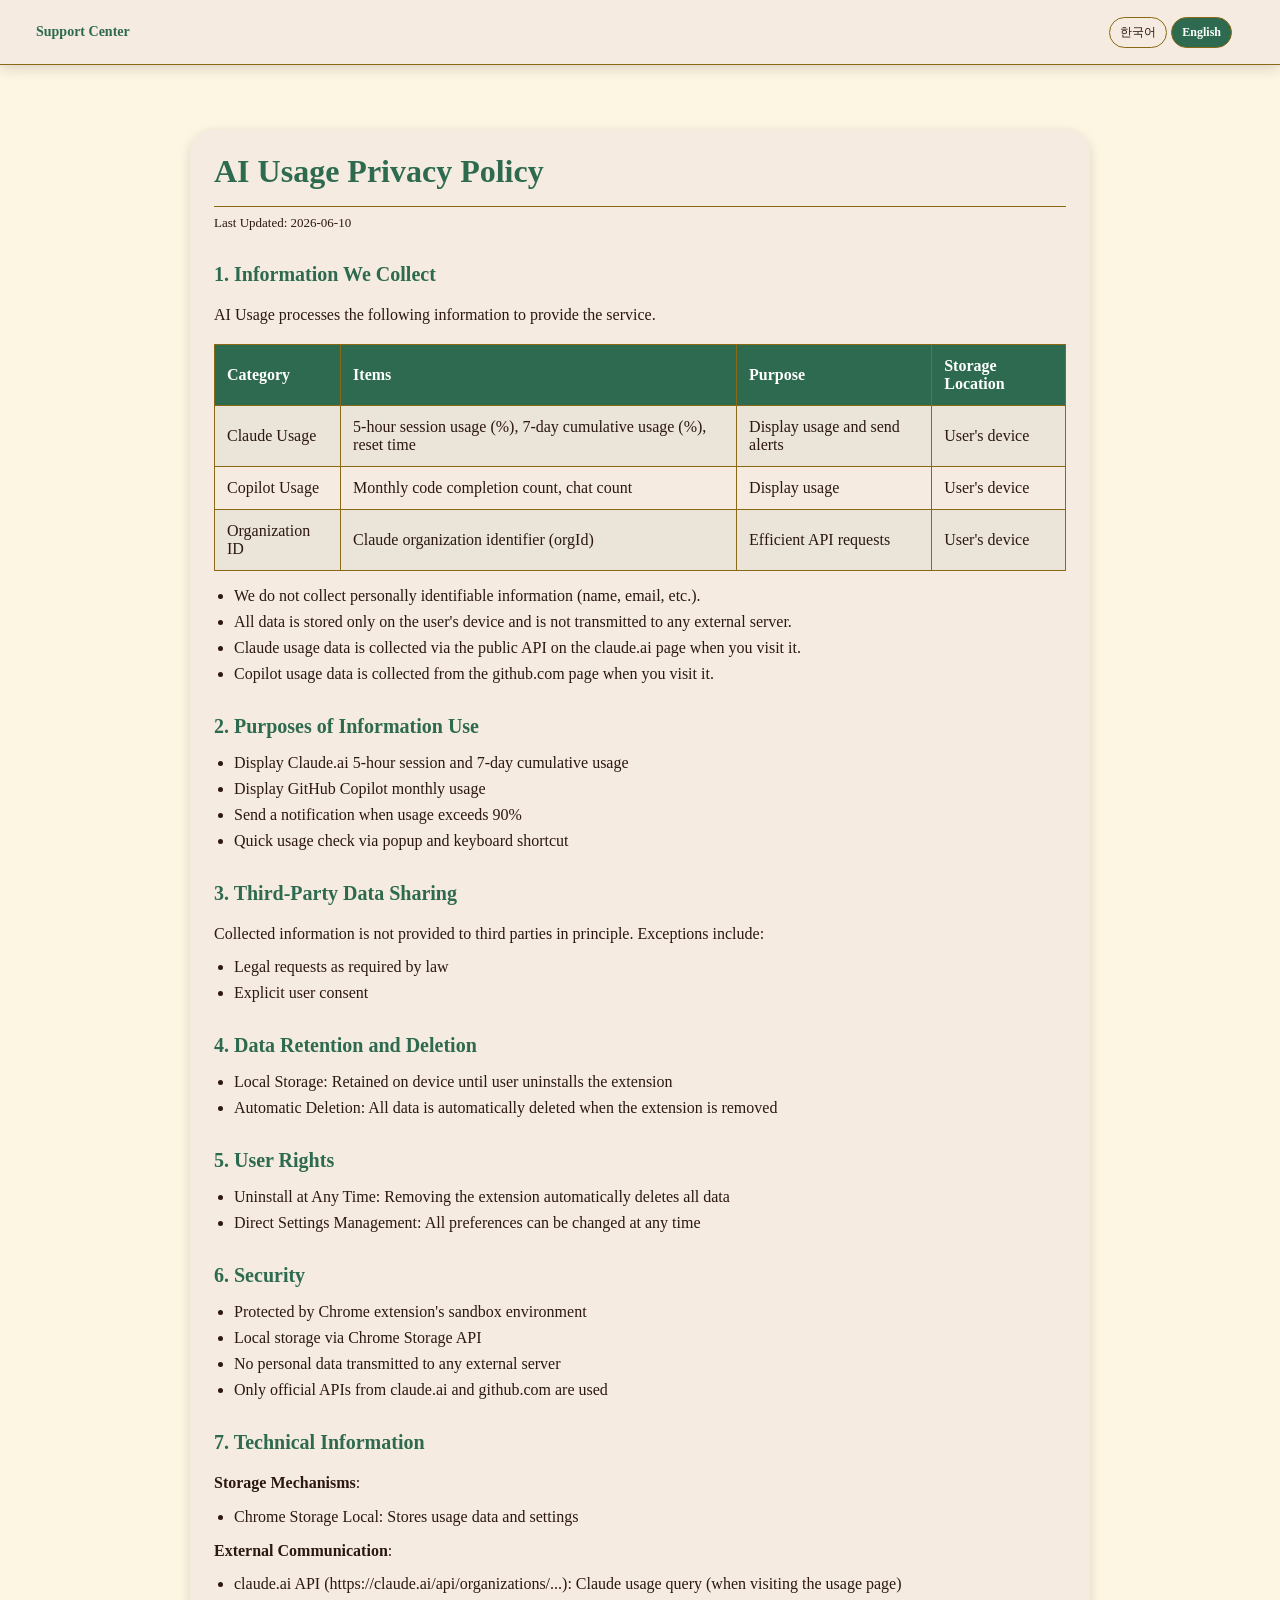
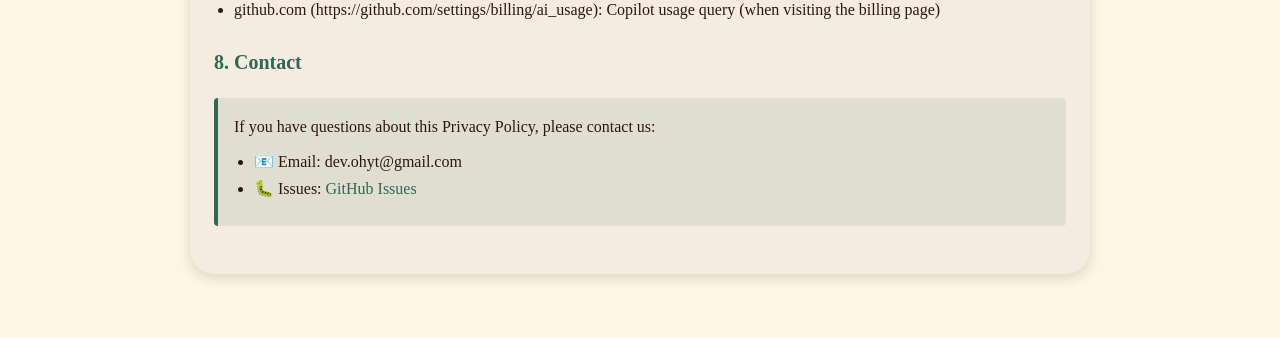
<file: docs/aiusage/privacy.html>
<!DOCTYPE html>
<html lang="ko">
<head>
    <meta charset="UTF-8">
    <meta name="viewport" content="width=device-width, initial-scale=1.0">
    <title>AI Usage 개인정보 처리방침</title>
    <link rel="stylesheet" href="../../theme/artnouveau.css">
    <link rel="stylesheet" href="../../theme/style.css">
    <style>
        .privacy-container {
            max-width: 900px;
            margin: 32px auto;
            padding: 24px;
            background-color: var(--crema-surface);
            border-radius: var(--crema-radius-md);
            box-shadow: var(--crema-shadow);
        }
        .privacy-container h1 {
            color: var(--crema-primary);
            margin-bottom: 8px;
            border-bottom: 1px solid var(--crema-border);
            padding-bottom: 16px;
        }
        .last-updated {
            color: var(--crema-text-muted);
            font-size: 13px;
            margin-bottom: 24px;
        }
        .privacy-container h2 {
            color: var(--crema-primary);
            margin-top: 32px;
            margin-bottom: 16px;
            font-size: 20px;
        }
        .privacy-container p {
            line-height: 1.6;
            margin-bottom: 12px;
            color: var(--crema-text);
        }
        .privacy-container ul, .privacy-container ol {
            margin-left: 20px;
            margin-bottom: 12px;
        }
        .privacy-container li {
            margin-bottom: 8px;
            color: var(--crema-text);
        }
        .privacy-container table {
            width: 100%;
            border-collapse: collapse;
            margin: 16px 0;
        }
        .privacy-container table th, .privacy-container table td {
            border: 1px solid var(--crema-border);
            padding: 12px;
            text-align: left;
            color: var(--crema-text);
        }
        .privacy-container table th {
            background-color: var(--crema-primary);
            color: var(--crema-text-on-primary);
            font-weight: bold;
        }
        .privacy-container table tr:nth-child(even) {
            background-color: rgba(45, 106, 79, 0.05);
        }
        .contact-info {
            background-color: rgba(45, 106, 79, 0.1);
            border-left: 4px solid var(--crema-primary);
            padding: 16px;
            margin: 24px 0;
            border-radius: 4px;
        }
        .contact-info a {
            color: var(--crema-primary);
            text-decoration: none;
        }
        .contact-info a:hover {
            text-decoration: underline;
        }
        @media (max-width: 768px) {
            .privacy-container {
                margin: 16px;
                padding: 16px;
            }
            .privacy-container table {
                font-size: 13px;
            }
            .privacy-container table th, .privacy-container table td {
                padding: 8px;
            }
        }
    </style>
</head>
<body>
    <nav id="nav">
        <div class="nav-inner">
            <h3><a href="../../" id="logo" style="color: inherit; text-decoration: none; cursor: pointer;">Support Center</a></h3>
            <div id="lang-switcher">
                <button class="lang-btn" data-lang="ko">한국어</button>
                <button class="lang-btn active" data-lang="en">English</button>
            </div>
            <button id="menu-toggle" class="menu-toggle">☰</button>
            <ul id="nav-list"></ul>
        </div>
    </nav>
    <div id="mobile-menu" class="mobile-menu">
        <ul id="mobile-nav-list"></ul>
    </div>

    <main>
        <div class="privacy-container">
            <h1 id="title">AI Usage 개인정보 처리방침</h1>
            <div class="last-updated" id="updated">최종 수정일: 2026-06-10</div>

            <h2 id="h-collect">1. 수집하는 정보</h2>
            <p id="p-collect">AI Usage는 서비스 제공을 위해 다음 정보를 처리합니다.</p>
            <table id="table-collect"></table>
            <ul id="list-collect"></ul>

            <h2 id="h-purpose">2. 정보의 이용 목적</h2>
            <ul id="list-purpose"></ul>

            <h2 id="h-sharing">3. 정보의 제3자 제공</h2>
            <p id="p-sharing">수집된 정보는 원칙적으로 제3자에게 제공하지 않습니다. 다만 아래의 경우 예외로 합니다.</p>
            <ul id="list-exceptions"></ul>

            <h2 id="h-retention">4. 정보의 보관 및 파기</h2>
            <ul id="list-retention"></ul>

            <h2 id="h-rights">5. 사용자의 권리</h2>
            <ul id="list-rights"></ul>

            <h2 id="h-security">6. 보안</h2>
            <ul id="list-security"></ul>

            <h2 id="h-technical">7. 기술 정보</h2>
            <p id="p-technical-storage"><strong id="storage-label">저장 메커니즘</strong>:</p>
            <ul id="list-storage"></ul>
            <p id="p-technical-communication"><strong id="communication-label">외부 통신</strong>:</p>
            <ul id="list-communication"></ul>

            <h2 id="h-contact">8. 문의</h2>
            <div class="contact-info">
                <p id="p-contact">개인정보 처리방침에 관한 문의는 아래로 접수해 주세요.</p>
                <ul id="list-contact"></ul>
            </div>
        </div>
    </main>

    <script>
        const i18n = {
            ko: {
                title: 'AI Usage 개인정보 처리방침',
                updated: '최종 수정일: 2026-06-10',
                h_collect: '1. 수집하는 정보',
                p_collect: 'AI Usage는 서비스 제공을 위해 다음 정보를 처리합니다.',
                table_headers: ['구분', '항목', '목적', '저장 위치'],
                table_rows: [
                    ['Claude 사용량', '5시간 세션 사용률(%), 7일 누적 사용률(%), 리셋 시각', '사용량 표시 및 알림', '사용자 기기'],
                    ['Copilot 사용량', '월간 코드 완성 횟수, 채팅 횟수', '사용량 표시', '사용자 기기'],
                    ['조직 ID', 'Claude 조직 식별자(orgId)', 'API 요청 효율화', '사용자 기기']
                ],
                list_collect: [
                    '개인 식별 정보(이름, 이메일 등)는 수집하지 않습니다.',
                    '모든 데이터는 사용자 기기에만 저장되며, 별도의 외부 서버로 전송되지 않습니다.',
                    'Claude 사용량은 claude.ai 페이지 방문 시 해당 사이트의 공개 API를 통해 수집됩니다.',
                    'Copilot 사용량은 github.com 페이지 방문 시 해당 사이트에서 수집됩니다.'
                ],
                h_purpose: '2. 정보의 이용 목적',
                list_purpose: [
                    'Claude.ai 5시간 세션 및 7일 누적 사용량 표시',
                    'GitHub Copilot 월간 사용량 표시',
                    '사용량 90% 초과 시 알림 발송',
                    '팝업 및 단축키를 통한 빠른 사용량 확인'
                ],
                h_sharing: '3. 정보의 제3자 제공',
                p_sharing: '수집된 정보는 원칙적으로 제3자에게 제공하지 않습니다. 다만 아래의 경우 예외로 합니다.',
                list_exceptions: [
                    '법령에 따른 요청이 있는 경우',
                    '사용자의 명시적 동의가 있는 경우'
                ],
                h_retention: '4. 정보의 보관 및 파기',
                list_retention: [
                    '로컬 저장소: 사용자가 확장을 삭제할 때까지 기기에 보관',
                    '자동 파기: 확장 프로그램 삭제 시 저장된 모든 데이터 자동 삭제'
                ],
                h_rights: '5. 사용자의 권리',
                list_rights: [
                    '언제든지 확장 삭제: 확장을 제거하면 모든 데이터가 자동으로 삭제됩니다',
                    '설정 직접 관리: 모든 설정을 언제든지 변경할 수 있습니다'
                ],
                h_security: '6. 보안',
                list_security: [
                    'Chrome 확장의 sandbox 환경으로 보호됨',
                    'Chrome Storage API를 통한 로컬 저장소 사용',
                    '별도의 외부 서버로 개인 데이터 전송 없음',
                    'claude.ai 및 github.com의 공식 API만 사용'
                ],
                h_technical: '7. 기술 정보',
                p_technical_storage: '저장 메커니즘',
                list_storage: [
                    'Chrome Storage Local: 사용량 데이터 및 설정 저장'
                ],
                p_technical_communication: '외부 통신',
                list_communication: [
                    'claude.ai API (https://claude.ai/api/organizations/...): Claude 사용량 조회 (해당 페이지 방문 시)',
                    'github.com (https://github.com/settings/billing/ai_usage): Copilot 사용량 조회 (해당 페이지 방문 시)'
                ],
                h_contact: '8. 문의',
                p_contact: '개인정보 처리방침에 관한 문의는 아래로 접수해 주세요.',
                list_contact: [
                    '📧 이메일: dev.ohyt@gmail.com',
                    '🐛 이슈: <a href="https://github.com/vrwolf1004/support-center/issues" target="_blank">GitHub Issues</a>'
                ]
            },
            en: {
                title: 'AI Usage Privacy Policy',
                updated: 'Last Updated: 2026-06-10',
                h_collect: '1. Information We Collect',
                p_collect: 'AI Usage processes the following information to provide the service.',
                table_headers: ['Category', 'Items', 'Purpose', 'Storage Location'],
                table_rows: [
                    ['Claude Usage', '5-hour session usage (%), 7-day cumulative usage (%), reset time', 'Display usage and send alerts', "User's device"],
                    ['Copilot Usage', 'Monthly code completion count, chat count', 'Display usage', "User's device"],
                    ['Organization ID', 'Claude organization identifier (orgId)', 'Efficient API requests', "User's device"]
                ],
                list_collect: [
                    'We do not collect personally identifiable information (name, email, etc.).',
                    'All data is stored only on the user\'s device and is not transmitted to any external server.',
                    'Claude usage data is collected via the public API on the claude.ai page when you visit it.',
                    'Copilot usage data is collected from the github.com page when you visit it.'
                ],
                h_purpose: '2. Purposes of Information Use',
                list_purpose: [
                    'Display Claude.ai 5-hour session and 7-day cumulative usage',
                    'Display GitHub Copilot monthly usage',
                    'Send a notification when usage exceeds 90%',
                    'Quick usage check via popup and keyboard shortcut'
                ],
                h_sharing: '3. Third-Party Data Sharing',
                p_sharing: 'Collected information is not provided to third parties in principle. Exceptions include:',
                list_exceptions: [
                    'Legal requests as required by law',
                    'Explicit user consent'
                ],
                h_retention: '4. Data Retention and Deletion',
                list_retention: [
                    'Local Storage: Retained on device until user uninstalls the extension',
                    'Automatic Deletion: All data is automatically deleted when the extension is removed'
                ],
                h_rights: '5. User Rights',
                list_rights: [
                    'Uninstall at Any Time: Removing the extension automatically deletes all data',
                    'Direct Settings Management: All preferences can be changed at any time'
                ],
                h_security: '6. Security',
                list_security: [
                    'Protected by Chrome extension\'s sandbox environment',
                    'Local storage via Chrome Storage API',
                    'No personal data transmitted to any external server',
                    'Only official APIs from claude.ai and github.com are used'
                ],
                h_technical: '7. Technical Information',
                p_technical_storage: 'Storage Mechanisms',
                list_storage: [
                    'Chrome Storage Local: Stores usage data and settings'
                ],
                p_technical_communication: 'External Communication',
                list_communication: [
                    'claude.ai API (https://claude.ai/api/organizations/...): Claude usage query (when visiting the usage page)',
                    'github.com (https://github.com/settings/billing/ai_usage): Copilot usage query (when visiting the billing page)'
                ],
                h_contact: '8. Contact',
                p_contact: 'If you have questions about this Privacy Policy, please contact us:',
                list_contact: [
                    '📧 Email: dev.ohyt@gmail.com',
                    '🐛 Issues: <a href="https://github.com/vrwolf1004/support-center/issues" target="_blank">GitHub Issues</a>'
                ]
            }
        };

        const currentLang = localStorage.getItem('lang') || 'en';
        const text = i18n[currentLang] || i18n.ko;

        document.addEventListener('DOMContentLoaded', () => {
            document.title = text.title + ' - Support Center';
            document.getElementById('title').textContent = text.title;
            document.getElementById('updated').textContent = text.updated;
            document.getElementById('h-collect').textContent = text.h_collect;
            document.getElementById('p-collect').textContent = text.p_collect;
            document.getElementById('h-purpose').textContent = text.h_purpose;
            document.getElementById('h-sharing').textContent = text.h_sharing;
            document.getElementById('p-sharing').textContent = text.p_sharing;
            document.getElementById('h-retention').textContent = text.h_retention;
            document.getElementById('h-rights').textContent = text.h_rights;
            document.getElementById('h-security').textContent = text.h_security;
            document.getElementById('h-technical').textContent = text.h_technical;
            document.getElementById('storage-label').textContent = text.p_technical_storage;
            document.getElementById('communication-label').textContent = text.p_technical_communication;
            document.getElementById('h-contact').textContent = text.h_contact;
            document.getElementById('p-contact').textContent = text.p_contact;

            const tableHtml = `<tr>${text.table_headers.map(h => `<th>${h}</th>`).join('')}</tr>${text.table_rows.map(row => `<tr>${row.map(cell => `<td>${cell}</td>`).join('')}</tr>`).join('')}`;
            document.getElementById('table-collect').innerHTML = tableHtml;
            document.getElementById('list-collect').innerHTML = text.list_collect.map(item => `<li>${item}</li>`).join('');
            document.getElementById('list-purpose').innerHTML = text.list_purpose.map(item => `<li>${item}</li>`).join('');
            document.getElementById('list-exceptions').innerHTML = text.list_exceptions.map(item => `<li>${item}</li>`).join('');
            document.getElementById('list-retention').innerHTML = text.list_retention.map(item => `<li>${item}</li>`).join('');
            document.getElementById('list-rights').innerHTML = text.list_rights.map(item => `<li>${item}</li>`).join('');
            document.getElementById('list-security').innerHTML = text.list_security.map(item => `<li>${item}</li>`).join('');
            document.getElementById('list-storage').innerHTML = text.list_storage.map(item => `<li>${item}</li>`).join('');
            document.getElementById('list-communication').innerHTML = text.list_communication.map(item => `<li>${item}</li>`).join('');
            document.getElementById('list-contact').innerHTML = text.list_contact.map(item => `<li>${item}</li>`).join('');

            document.querySelectorAll('.lang-btn').forEach(btn => {
                btn.classList.toggle('active', btn.dataset.lang === currentLang);
                btn.addEventListener('click', () => {
                    if (btn.dataset.lang !== currentLang) {
                        localStorage.setItem('lang', btn.dataset.lang);
                        location.reload();
                    }
                });
            });

            document.getElementById('logo').addEventListener('click', () => {
                window.location.href = '../../';
            });
        });
    </script>
</body>
</html>
</file>
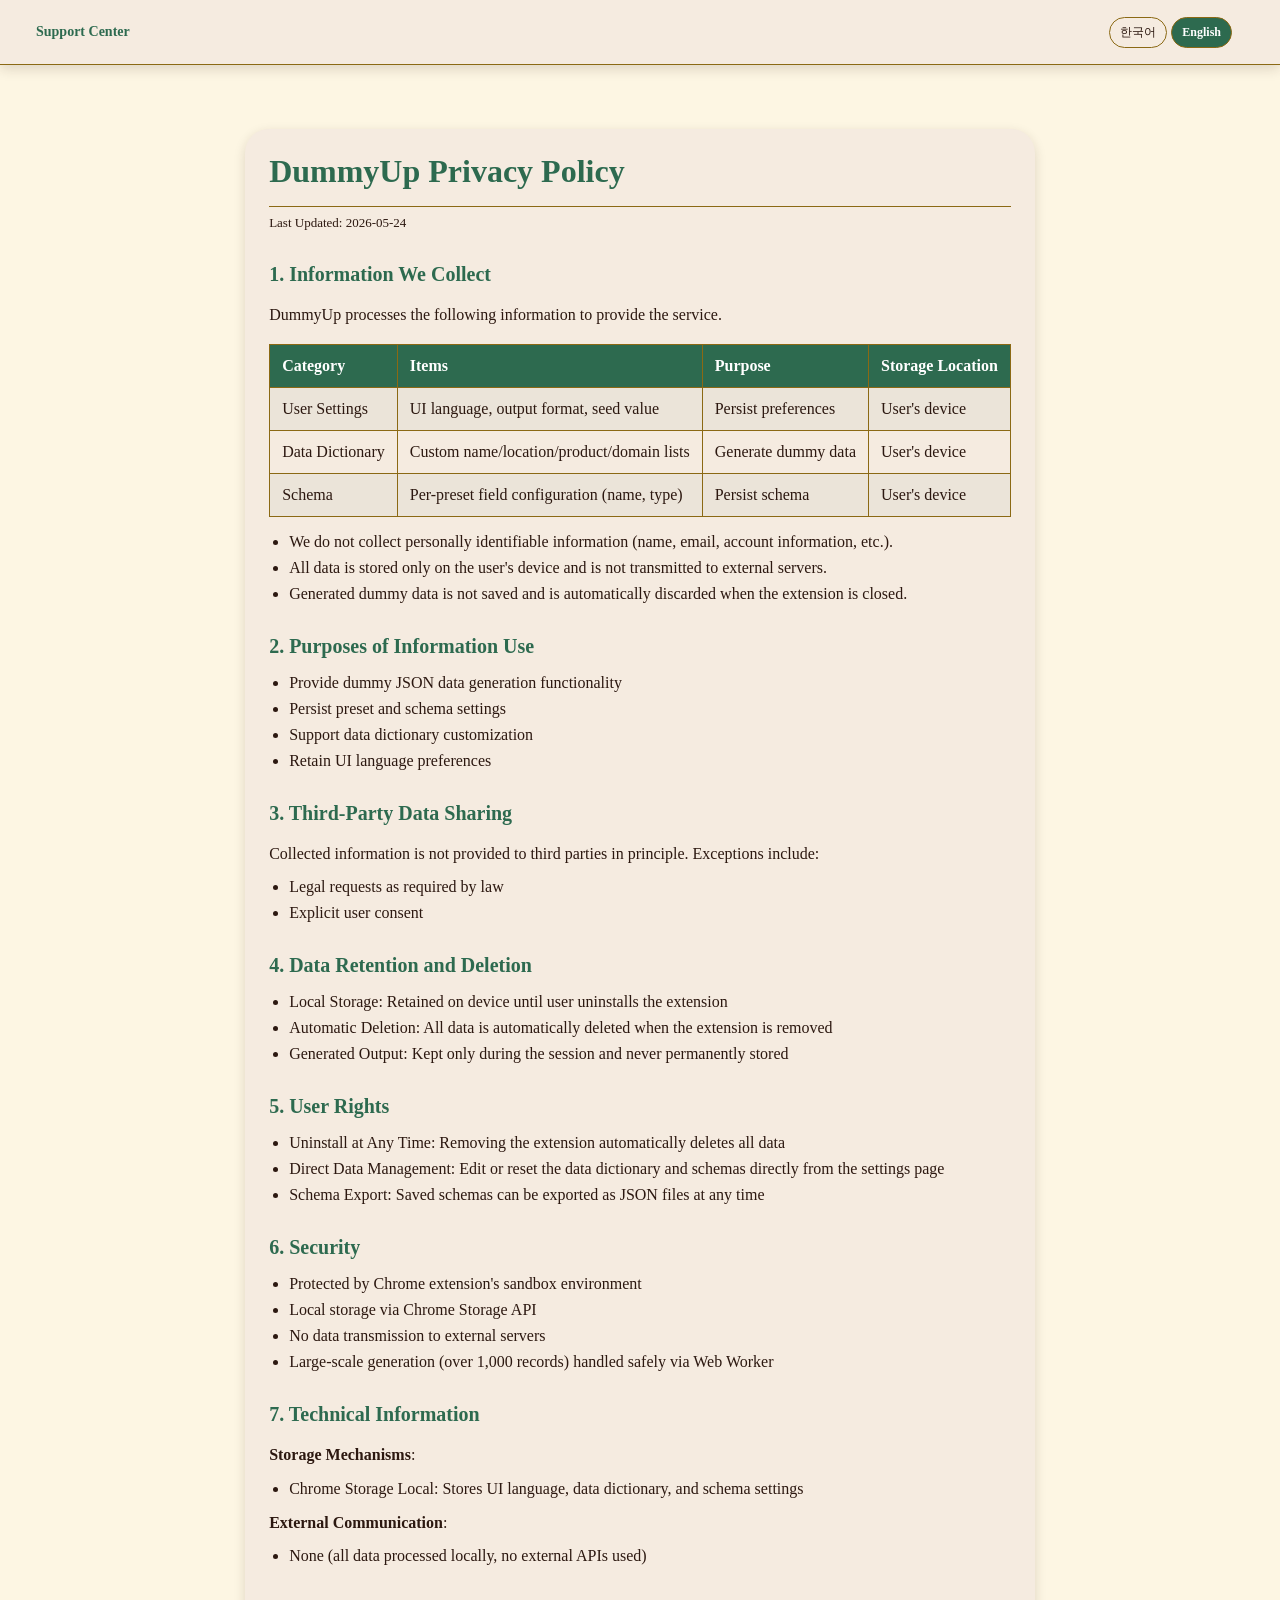
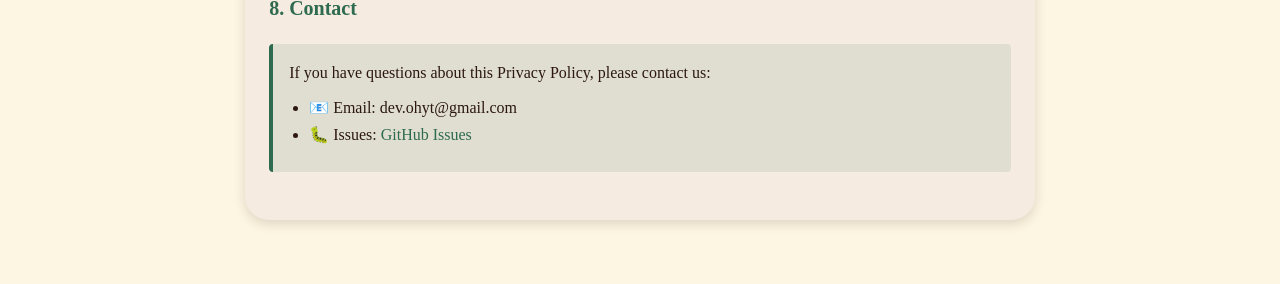
<file: docs/dummyup/privacy.html>
<!DOCTYPE html>
<html lang="ko">
<head>
    <meta charset="UTF-8">
    <meta name="viewport" content="width=device-width, initial-scale=1.0">
    <title>DummyUp 개인정보 처리방침</title>
    <link rel="stylesheet" href="../../theme/artnouveau.css">
    <link rel="stylesheet" href="../../theme/style.css">
    <style>
        .privacy-container {
            max-width: 900px;
            margin: 32px auto;
            padding: 24px;
            background-color: var(--crema-surface);
            border-radius: var(--crema-radius-md);
            box-shadow: var(--crema-shadow);
        }
        .privacy-container h1 {
            color: var(--crema-primary);
            margin-bottom: 8px;
            border-bottom: 1px solid var(--crema-border);
            padding-bottom: 16px;
        }
        .last-updated {
            color: var(--crema-text-muted);
            font-size: 13px;
            margin-bottom: 24px;
        }
        .privacy-container h2 {
            color: var(--crema-primary);
            margin-top: 32px;
            margin-bottom: 16px;
            font-size: 20px;
        }
        .privacy-container p {
            line-height: 1.6;
            margin-bottom: 12px;
            color: var(--crema-text);
        }
        .privacy-container ul, .privacy-container ol {
            margin-left: 20px;
            margin-bottom: 12px;
        }
        .privacy-container li {
            margin-bottom: 8px;
            color: var(--crema-text);
        }
        .privacy-container table {
            width: 100%;
            border-collapse: collapse;
            margin: 16px 0;
        }
        .privacy-container table th, .privacy-container table td {
            border: 1px solid var(--crema-border);
            padding: 12px;
            text-align: left;
            color: var(--crema-text);
        }
        .privacy-container table th {
            background-color: var(--crema-primary);
            color: var(--crema-text-on-primary);
            font-weight: bold;
        }
        .privacy-container table tr:nth-child(even) {
            background-color: rgba(45, 106, 79, 0.05);
        }
        .contact-info {
            background-color: rgba(45, 106, 79, 0.1);
            border-left: 4px solid var(--crema-primary);
            padding: 16px;
            margin: 24px 0;
            border-radius: 4px;
        }
        .contact-info a {
            color: var(--crema-primary);
            text-decoration: none;
        }
        .contact-info a:hover {
            text-decoration: underline;
        }
        @media (max-width: 768px) {
            .privacy-container {
                margin: 16px;
                padding: 16px;
            }
            .privacy-container table {
                font-size: 13px;
            }
            .privacy-container table th, .privacy-container table td {
                padding: 8px;
            }
        }
    </style>
</head>
<body>
    <nav id="nav">
        <div class="nav-inner">
            <h3><a href="../../" id="logo" style="color: inherit; text-decoration: none; cursor: pointer;">Support Center</a></h3>
            <div id="lang-switcher">
                <button class="lang-btn" data-lang="ko">한국어</button>
                <button class="lang-btn active" data-lang="en">English</button>
            </div>
            <button id="menu-toggle" class="menu-toggle">☰</button>
            <ul id="nav-list"></ul>
        </div>
    </nav>
    <div id="mobile-menu" class="mobile-menu">
        <ul id="mobile-nav-list"></ul>
    </div>

    <main>
        <div class="privacy-container">
            <h1 id="title">DummyUp 개인정보 처리방침</h1>
            <div class="last-updated" id="updated">최종 수정일: 2026-05-24</div>

            <h2 id="h-collect">1. 수집하는 정보</h2>
            <p id="p-collect">DummyUp은 서비스 제공을 위해 다음 정보를 처리합니다.</p>
            <table id="table-collect"></table>
            <ul id="list-collect"></ul>

            <h2 id="h-purpose">2. 정보의 이용 목적</h2>
            <ul id="list-purpose"></ul>

            <h2 id="h-sharing">3. 정보의 제3자 제공</h2>
            <p id="p-sharing">수집된 정보는 원칙적으로 제3자에게 제공하지 않습니다. 다만 아래의 경우 예외로 합니다.</p>
            <ul id="list-exceptions"></ul>

            <h2 id="h-retention">4. 정보의 보관 및 파기</h2>
            <ul id="list-retention"></ul>

            <h2 id="h-rights">5. 사용자의 권리</h2>
            <ul id="list-rights"></ul>

            <h2 id="h-security">6. 보안</h2>
            <ul id="list-security"></ul>

            <h2 id="h-technical">7. 기술 정보</h2>
            <p id="p-technical-storage"><strong id="storage-label">저장 메커니즘</strong>:</p>
            <ul id="list-storage"></ul>
            <p id="p-technical-communication"><strong id="communication-label">외부 통신</strong>:</p>
            <ul id="list-communication"></ul>

            <h2 id="h-contact">8. 문의</h2>
            <div class="contact-info">
                <p id="p-contact">개인정보 처리방침에 관한 문의는 아래로 접수해 주세요.</p>
                <ul id="list-contact"></ul>
            </div>
        </div>
    </main>

    <script>
        const i18n = {
            ko: {
                title: 'DummyUp 개인정보 처리방침',
                updated: '최종 수정일: 2026-05-24',
                h_collect: '1. 수집하는 정보',
                p_collect: 'DummyUp은 서비스 제공을 위해 다음 정보를 처리합니다.',
                table_headers: ['구분', '항목', '목적', '저장 위치'],
                table_rows: [
                    ['사용자 설정', 'UI 언어, 출력 형식, 시드값', '설정 유지', '사용자 기기'],
                    ['데이터 사전', '커스텀 이름/지역/상품/도메인 목록', '더미 데이터 생성', '사용자 기기'],
                    ['스키마', '프리셋별 필드 구성 (이름, 타입)', '스키마 유지', '사용자 기기']
                ],
                list_collect: [
                    '개인 식별 정보(이름, 이메일, 계정 정보 등)는 수집하지 않습니다.',
                    '모든 데이터는 사용자 기기에만 저장되며 외부 서버로 전송되지 않습니다.',
                    '생성된 더미 데이터는 저장되지 않으며, 확장이 닫히면 자동 삭제됩니다.'
                ],
                h_purpose: '2. 정보의 이용 목적',
                list_purpose: [
                    '더미 JSON 데이터 생성 기능 제공',
                    '프리셋 및 스키마 설정 유지',
                    '데이터 사전 커스터마이징 지원',
                    'UI 언어 설정 유지'
                ],
                h_sharing: '3. 정보의 제3자 제공',
                p_sharing: '수집된 정보는 원칙적으로 제3자에게 제공하지 않습니다. 다만 아래의 경우 예외로 합니다.',
                list_exceptions: [
                    '법령에 따른 요청이 있는 경우',
                    '사용자의 명시적 동의가 있는 경우'
                ],
                h_retention: '4. 정보의 보관 및 파기',
                list_retention: [
                    '로컬 저장소: 사용자가 확장을 삭제할 때까지 기기에 보관',
                    '자동 파기: 확장 프로그램 삭제 시 저장된 모든 데이터 자동 삭제',
                    '생성 결과: 세션 중에만 유지되며 영구 저장되지 않음'
                ],
                h_rights: '5. 사용자의 권리',
                list_rights: [
                    '언제든지 확장 삭제: 확장을 제거하면 모든 데이터가 자동으로 삭제됩니다',
                    '데이터 직접 관리: 설정 페이지에서 데이터 사전 및 스키마를 직접 수정/초기화 가능',
                    '스키마 내보내기: 저장된 스키마를 JSON 파일로 언제든지 내보낼 수 있습니다'
                ],
                h_security: '6. 보안',
                list_security: [
                    'Chrome 확장의 sandbox 환경으로 보호됨',
                    'Chrome Storage API를 통한 로컬 저장소 사용',
                    '외부 서버로 데이터 전송 없음',
                    '대용량 생성(1,000개 초과)은 Web Worker를 통해 안전하게 처리'
                ],
                h_technical: '7. 기술 정보',
                p_technical_storage: '저장 메커니즘',
                list_storage: [
                    'Chrome Storage Local: UI 언어, 데이터 사전, 스키마 설정 저장'
                ],
                p_technical_communication: '외부 통신',
                list_communication: [
                    '없음 (모든 데이터 로컬 처리, 외부 API 미사용)'
                ],
                h_contact: '8. 문의',
                p_contact: '개인정보 처리방침에 관한 문의는 아래로 접수해 주세요.',
                list_contact: [
                    '📧 이메일: dev.ohyt@gmail.com',
                    '🐛 이슈: <a href="https://github.com/vrwolf1004/support-center/issues" target="_blank">GitHub Issues</a>'
                ]
            },
            en: {
                title: 'DummyUp Privacy Policy',
                updated: 'Last Updated: 2026-05-24',
                h_collect: '1. Information We Collect',
                p_collect: 'DummyUp processes the following information to provide the service.',
                table_headers: ['Category', 'Items', 'Purpose', 'Storage Location'],
                table_rows: [
                    ['User Settings', 'UI language, output format, seed value', 'Persist preferences', "User's device"],
                    ['Data Dictionary', 'Custom name/location/product/domain lists', 'Generate dummy data', "User's device"],
                    ['Schema', 'Per-preset field configuration (name, type)', 'Persist schema', "User's device"]
                ],
                list_collect: [
                    'We do not collect personally identifiable information (name, email, account information, etc.).',
                    'All data is stored only on the user\'s device and is not transmitted to external servers.',
                    'Generated dummy data is not saved and is automatically discarded when the extension is closed.'
                ],
                h_purpose: '2. Purposes of Information Use',
                list_purpose: [
                    'Provide dummy JSON data generation functionality',
                    'Persist preset and schema settings',
                    'Support data dictionary customization',
                    'Retain UI language preferences'
                ],
                h_sharing: '3. Third-Party Data Sharing',
                p_sharing: 'Collected information is not provided to third parties in principle. Exceptions include:',
                list_exceptions: [
                    'Legal requests as required by law',
                    'Explicit user consent'
                ],
                h_retention: '4. Data Retention and Deletion',
                list_retention: [
                    'Local Storage: Retained on device until user uninstalls the extension',
                    'Automatic Deletion: All data is automatically deleted when the extension is removed',
                    'Generated Output: Kept only during the session and never permanently stored'
                ],
                h_rights: '5. User Rights',
                list_rights: [
                    'Uninstall at Any Time: Removing the extension automatically deletes all data',
                    'Direct Data Management: Edit or reset the data dictionary and schemas directly from the settings page',
                    'Schema Export: Saved schemas can be exported as JSON files at any time'
                ],
                h_security: '6. Security',
                list_security: [
                    'Protected by Chrome extension\'s sandbox environment',
                    'Local storage via Chrome Storage API',
                    'No data transmission to external servers',
                    'Large-scale generation (over 1,000 records) handled safely via Web Worker'
                ],
                h_technical: '7. Technical Information',
                p_technical_storage: 'Storage Mechanisms',
                list_storage: [
                    'Chrome Storage Local: Stores UI language, data dictionary, and schema settings'
                ],
                p_technical_communication: 'External Communication',
                list_communication: [
                    'None (all data processed locally, no external APIs used)'
                ],
                h_contact: '8. Contact',
                p_contact: 'If you have questions about this Privacy Policy, please contact us:',
                list_contact: [
                    '📧 Email: dev.ohyt@gmail.com',
                    '🐛 Issues: <a href="https://github.com/vrwolf1004/support-center/issues" target="_blank">GitHub Issues</a>'
                ]
            }
        };

        const currentLang = localStorage.getItem('lang') || 'en';
        const text = i18n[currentLang] || i18n.ko;

        document.addEventListener('DOMContentLoaded', () => {
            document.title = text.title + ' - Support Center';
            document.getElementById('title').textContent = text.title;
            document.getElementById('updated').textContent = text.updated;
            document.getElementById('h-collect').textContent = text.h_collect;
            document.getElementById('p-collect').textContent = text.p_collect;
            document.getElementById('h-purpose').textContent = text.h_purpose;
            document.getElementById('h-sharing').textContent = text.h_sharing;
            document.getElementById('p-sharing').textContent = text.p_sharing;
            document.getElementById('h-retention').textContent = text.h_retention;
            document.getElementById('h-rights').textContent = text.h_rights;
            document.getElementById('h-security').textContent = text.h_security;
            document.getElementById('h-technical').textContent = text.h_technical;
            document.getElementById('storage-label').textContent = text.p_technical_storage;
            document.getElementById('communication-label').textContent = text.p_technical_communication;
            document.getElementById('h-contact').textContent = text.h_contact;
            document.getElementById('p-contact').textContent = text.p_contact;

            const tableHtml = `<tr>${text.table_headers.map(h => `<th>${h}</th>`).join('')}</tr>${text.table_rows.map(row => `<tr>${row.map(cell => `<td>${cell}</td>`).join('')}</tr>`).join('')}`;
            document.getElementById('table-collect').innerHTML = tableHtml;
            document.getElementById('list-collect').innerHTML = text.list_collect.map(item => `<li>${item}</li>`).join('');
            document.getElementById('list-purpose').innerHTML = text.list_purpose.map(item => `<li>${item}</li>`).join('');
            document.getElementById('list-exceptions').innerHTML = text.list_exceptions.map(item => `<li>${item}</li>`).join('');
            document.getElementById('list-retention').innerHTML = text.list_retention.map(item => `<li>${item}</li>`).join('');
            document.getElementById('list-rights').innerHTML = text.list_rights.map(item => `<li>${item}</li>`).join('');
            document.getElementById('list-security').innerHTML = text.list_security.map(item => `<li>${item}</li>`).join('');
            document.getElementById('list-storage').innerHTML = text.list_storage.map(item => `<li>${item}</li>`).join('');
            document.getElementById('list-communication').innerHTML = text.list_communication.map(item => `<li>${item}</li>`).join('');
            document.getElementById('list-contact').innerHTML = text.list_contact.map(item => `<li>${item}</li>`).join('');

            document.querySelectorAll('.lang-btn').forEach(btn => {
                btn.classList.toggle('active', btn.dataset.lang === currentLang);
                btn.addEventListener('click', () => {
                    if (btn.dataset.lang !== currentLang) {
                        localStorage.setItem('lang', btn.dataset.lang);
                        location.reload();
                    }
                });
            });

            document.getElementById('logo').addEventListener('click', () => {
                window.location.href = '../../';
            });
        });
    </script>
</body>
</html>
</file>
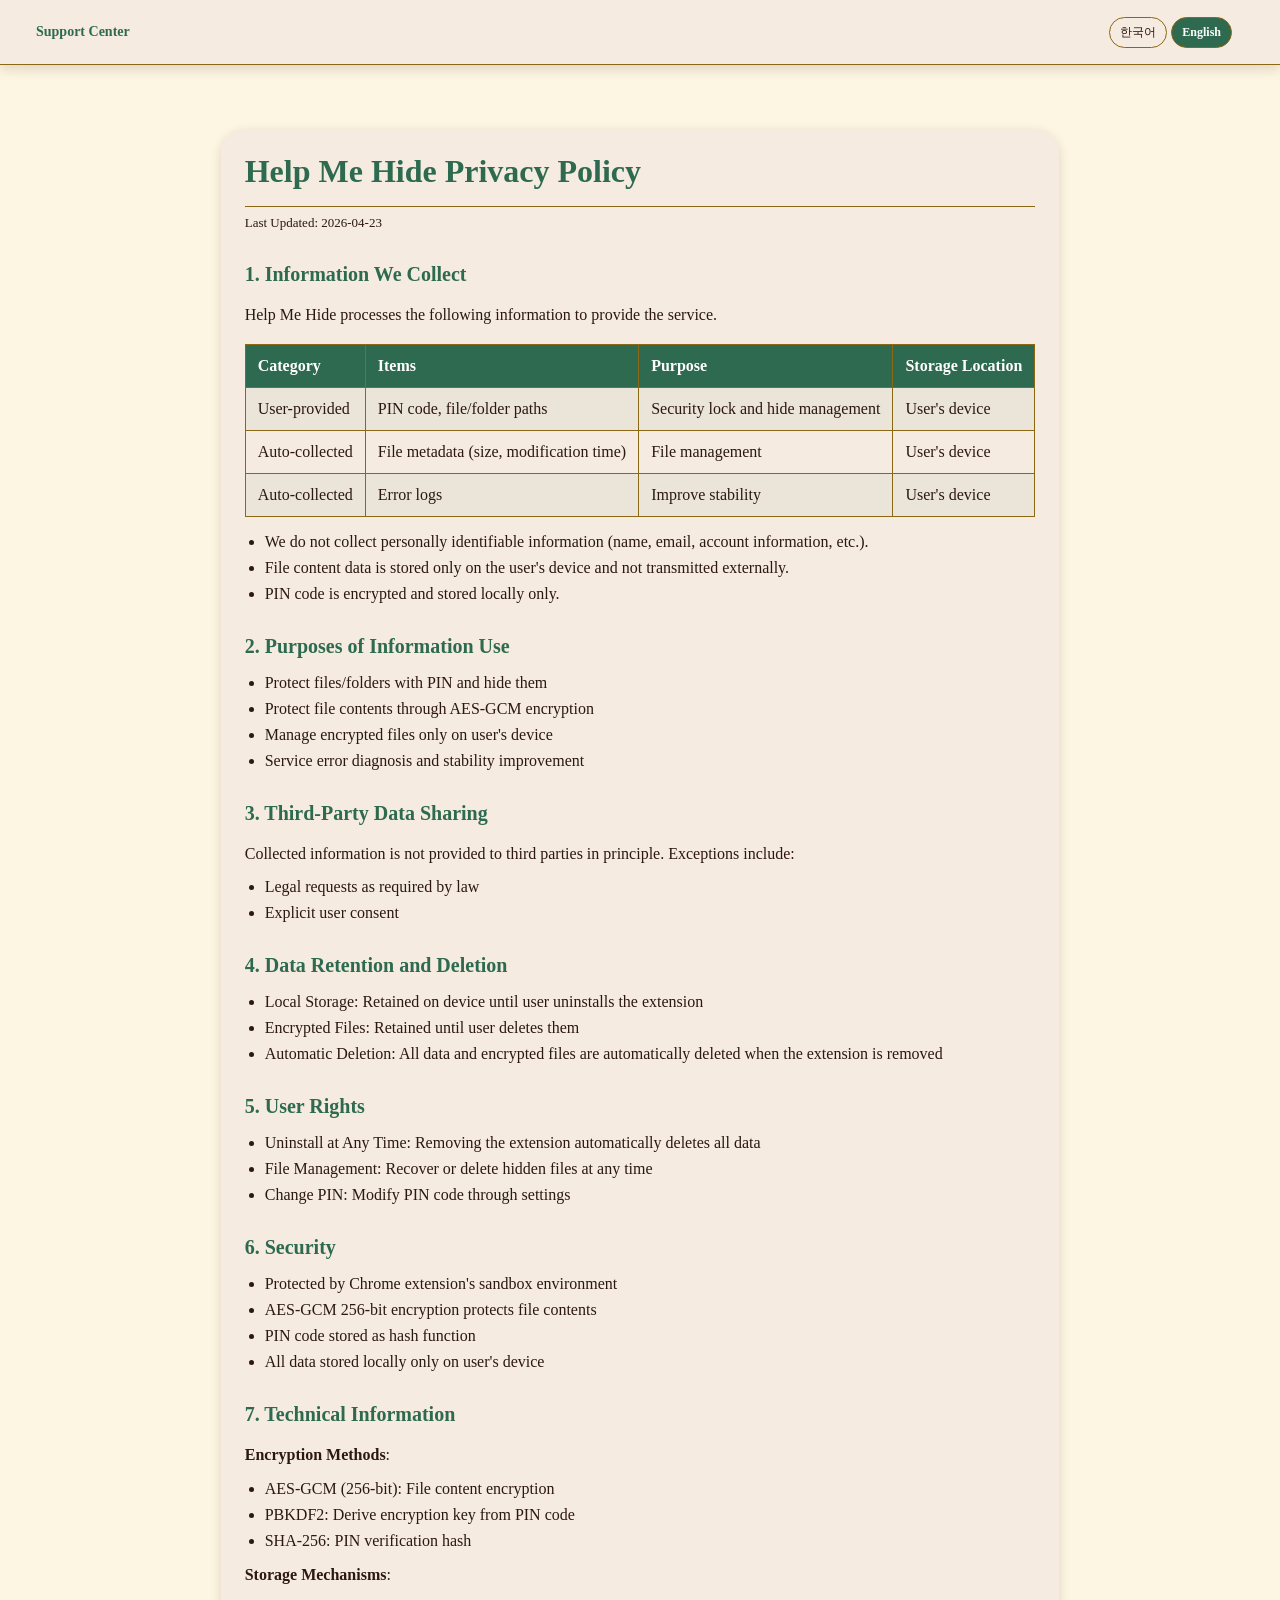
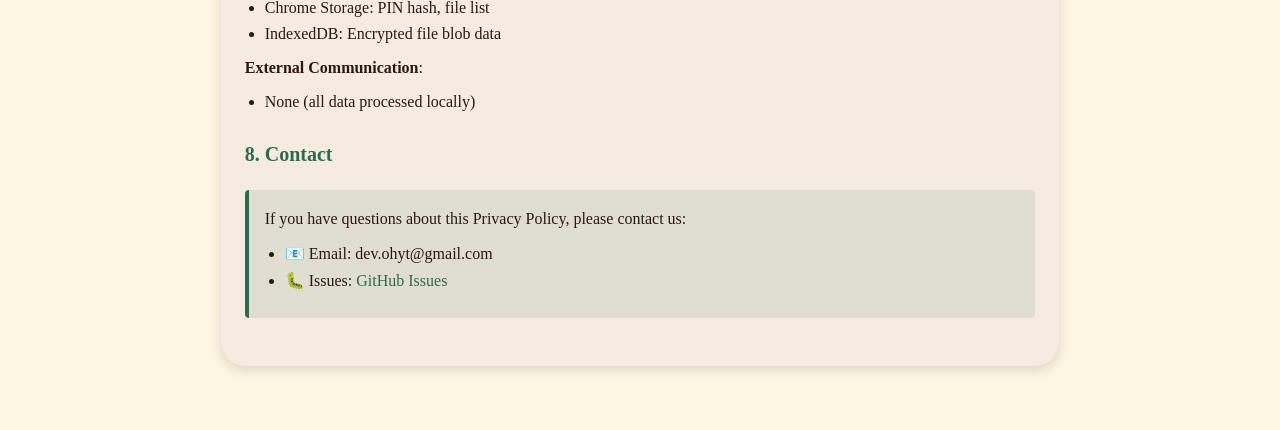
<file: docs/helpmehide/privacy.html>
<!DOCTYPE html>
<html lang="ko">
<head>
    <meta charset="UTF-8">
    <meta name="viewport" content="width=device-width, initial-scale=1.0">
    <title>Help Me Hide 개인정보 처리방침</title>
    <link rel="stylesheet" href="../../theme/artnouveau.css">
    <link rel="stylesheet" href="../../theme/style.css">
    <style>
        .privacy-container { max-width: 900px; margin: 32px auto; padding: 24px; background-color: var(--crema-surface); border-radius: var(--crema-radius-md); box-shadow: var(--crema-shadow); }
        .privacy-container h1 { color: var(--crema-primary); margin-bottom: 8px; border-bottom: 1px solid var(--crema-border); padding-bottom: 16px; }
        .last-updated { color: var(--crema-text-muted); font-size: 13px; margin-bottom: 24px; }
        .privacy-container h2 { color: var(--crema-primary); margin-top: 32px; margin-bottom: 16px; font-size: 20px; }
        .privacy-container h3 { color: var(--crema-text); margin-top: 20px; margin-bottom: 12px; font-size: 16px; }
        .privacy-container p { line-height: 1.6; margin-bottom: 12px; color: var(--crema-text); }
        .privacy-container ul, .privacy-container ol { margin-left: 20px; margin-bottom: 12px; }
        .privacy-container li { margin-bottom: 8px; color: var(--crema-text); }
        .privacy-container table { width: 100%; border-collapse: collapse; margin: 16px 0; }
        .privacy-container table th, .privacy-container table td { border: 1px solid var(--crema-border); padding: 12px; text-align: left; color: var(--crema-text); }
        .privacy-container table th { background-color: var(--crema-primary); color: var(--crema-text-on-primary); font-weight: bold; }
        .privacy-container table tr:nth-child(even) { background-color: rgba(45, 106, 79, 0.05); }
        .contact-info { background-color: rgba(45, 106, 79, 0.1); border-left: 4px solid var(--crema-primary); padding: 16px; margin: 24px 0; border-radius: 4px; }
        .contact-info a { color: var(--crema-primary); text-decoration: none; }
        .contact-info a:hover { text-decoration: underline; }
        @media (max-width: 768px) { .privacy-container { margin: 16px; padding: 16px; } .privacy-container table { font-size: 13px; } .privacy-container table th, .privacy-container table td { padding: 8px; } }
    </style>
</head>
<body>
    <nav id="nav">
        <div class="nav-inner">
            <h3><a href="../../" id="logo" style="color: inherit; text-decoration: none; cursor: pointer;">Support Center</a></h3>
            <div id="lang-switcher">
                <button class="lang-btn" data-lang="ko">한국어</button>
                <button class="lang-btn active" data-lang="en">English</button>
            </div>
            <button id="menu-toggle" class="menu-toggle">☰</button>
            <ul id="nav-list"></ul>
        </div>
    </nav>
    <div id="mobile-menu" class="mobile-menu">
        <ul id="mobile-nav-list"></ul>
    </div>

    <main>
        <div class="privacy-container">
            <h1 id="title">Help Me Hide 개인정보 처리방침</h1>
            <div class="last-updated" id="updated">최종 수정일: 2026-04-23</div>

            <h2 id="h-collect">1. 수집하는 정보</h2>
            <p id="p-collect">Help Me Hide는 서비스 제공을 위해 다음 정보를 처리합니다.</p>
            <table id="table-collect"></table>
            <ul id="list-collect"></ul>

            <h2 id="h-purpose">2. 정보의 이용 목적</h2>
            <ul id="list-purpose"></ul>

            <h2 id="h-sharing">3. 정보의 제3자 제공</h2>
            <p id="p-sharing">수집된 정보는 원칙적으로 제3자에게 제공하지 않습니다. 다만 아래의 경우 예외로 합니다.</p>
            <ul id="list-exceptions"></ul>

            <h2 id="h-retention">4. 정보의 보관 및 파기</h2>
            <ul id="list-retention"></ul>

            <h2 id="h-rights">5. 사용자의 권리</h2>
            <ul id="list-rights"></ul>

            <h2 id="h-security">6. 보안</h2>
            <ul id="list-security"></ul>

            <h2 id="h-technical">7. 기술 정보</h2>
            <p id="p-technical-encryption"><strong id="encryption-label">암호화 방식</strong>:</p>
            <ul id="list-encryption"></ul>
            <p id="p-technical-storage"><strong id="storage-label">저장 메커니즘</strong>:</p>
            <ul id="list-storage"></ul>
            <p id="p-technical-communication"><strong id="communication-label">외부 통신</strong>:</p>
            <ul id="list-communication"></ul>

            <h2 id="h-contact">8. 문의</h2>
            <div class="contact-info">
                <p id="p-contact">개인정보 처리방침에 관한 문의는 아래로 접수해 주세요.</p>
                <ul id="list-contact"></ul>
            </div>
        </div>
    </main>

    <script>
        const i18n = {
            ko: {
                title: 'Help Me Hide 개인정보 처리방침',
                updated: '최종 수정일: 2026-04-23',
                h_collect: '1. 수집하는 정보',
                p_collect: 'Help Me Hide는 서비스 제공을 위해 다음 정보를 처리합니다.',
                table_headers: ['구분', '항목', '목적', '저장 위치'],
                table_rows: [
                    ['사용자 입력', 'PIN 코드, 파일/폴더 경로', '보안 잠금 및 숨김 관리', '사용자 기기'],
                    ['자동 수집', '파일 메타데이터 (크기, 수정 시간)', '파일 관리', '사용자 기기'],
                    ['자동 수집', '오류 로그', '안정성 개선', '사용자 기기']
                ],
                list_collect: [
                    '개인 식별 정보(이름, 이메일, 계정 정보 등)는 수집하지 않습니다.',
                    '파일 내용 데이터는 사용자 기기에만 저장되며, 외부로 전송되지 않습니다.',
                    'PIN 코드는 암호화되어 로컬에만 저장됩니다.'
                ],
                h_purpose: '2. 정보의 이용 목적',
                list_purpose: [
                    '파일/폴더를 PIN으로 보호하여 숨김 처리',
                    'AES-GCM 암호화를 통한 파일 내용 보호',
                    '사용자 기기에서만 암호화된 파일 관리',
                    '서비스 오류 진단 및 안정성 개선'
                ],
                h_sharing: '3. 정보의 제3자 제공',
                p_sharing: '수집된 정보는 원칙적으로 제3자에게 제공하지 않습니다. 다만 아래의 경우 예외로 합니다.',
                list_exceptions: [
                    '법령에 따른 요청이 있는 경우',
                    '사용자의 명시적 동의가 있는 경우'
                ],
                h_retention: '4. 정보의 보관 및 파기',
                list_retention: [
                    '로컬 저장소: 사용자가 확장을 삭제할 때까지 기기에 보관',
                    '암호화된 파일: 사용자가 삭제할 때까지 보관',
                    '자동 파기: 확장 프로그램 삭제 시 저장된 모든 데이터 및 암호화된 파일 자동 삭제'
                ],
                h_rights: '5. 사용자의 권리',
                list_rights: [
                    '언제든지 확장 삭제: 확장을 제거하면 모든 데이터가 자동으로 삭제됩니다',
                    '파일 관리: 숨겨진 파일 언제든지 복구 또는 삭제 가능',
                    'PIN 변경: 사용자 설정에서 PIN 코드 변경 가능'
                ],
                h_security: '6. 보안',
                list_security: [
                    'Chrome 확장의 sandbox 환경으로 보호됨',
                    'AES-GCM 256비트 암호화로 파일 내용 보호',
                    'PIN 코드 해시 함수로 저장',
                    '모든 데이터는 사용자 기기 로컬에만 저장'
                ],
                h_technical: '7. 기술 정보',
                p_technical_encryption: '암호화 방식',
                list_encryption: [
                    'AES-GCM (256-bit): 파일 내용 암호화',
                    'PBKDF2: PIN 코드에서 암호화 키 생성',
                    'SHA-256: PIN 검증용 해시'
                ],
                p_technical_storage: '저장 메커니즘',
                list_storage: [
                    'Chrome Storage: PIN 해시, 파일 목록',
                    'IndexedDB: 암호화된 파일 블럽 (Blob) 데이터'
                ],
                p_technical_communication: '외부 통신',
                list_communication: [
                    '없음 (모든 데이터 로컬 처리)'
                ],
                h_contact: '8. 문의',
                p_contact: '개인정보 처리방침에 관한 문의는 아래로 접수해 주세요.',
                list_contact: [
                    '📧 이메일: dev.ohyt@gmail.com',
                    '🐛 이슈: <a href="https://github.com/vrwolf1004/support-center/issues" target="_blank">GitHub Issues</a>'
                ]
            },
            en: {
                title: 'Help Me Hide Privacy Policy',
                updated: 'Last Updated: 2026-04-23',
                h_collect: '1. Information We Collect',
                p_collect: 'Help Me Hide processes the following information to provide the service.',
                table_headers: ['Category', 'Items', 'Purpose', 'Storage Location'],
                table_rows: [
                    ['User-provided', 'PIN code, file/folder paths', 'Security lock and hide management', "User's device"],
                    ['Auto-collected', 'File metadata (size, modification time)', 'File management', "User's device"],
                    ['Auto-collected', 'Error logs', 'Improve stability', "User's device"]
                ],
                list_collect: [
                    'We do not collect personally identifiable information (name, email, account information, etc.).',
                    'File content data is stored only on the user\'s device and not transmitted externally.',
                    'PIN code is encrypted and stored locally only.'
                ],
                h_purpose: '2. Purposes of Information Use',
                list_purpose: [
                    'Protect files/folders with PIN and hide them',
                    'Protect file contents through AES-GCM encryption',
                    'Manage encrypted files only on user\'s device',
                    'Service error diagnosis and stability improvement'
                ],
                h_sharing: '3. Third-Party Data Sharing',
                p_sharing: 'Collected information is not provided to third parties in principle. Exceptions include:',
                list_exceptions: [
                    'Legal requests as required by law',
                    'Explicit user consent'
                ],
                h_retention: '4. Data Retention and Deletion',
                list_retention: [
                    'Local Storage: Retained on device until user uninstalls the extension',
                    'Encrypted Files: Retained until user deletes them',
                    'Automatic Deletion: All data and encrypted files are automatically deleted when the extension is removed'
                ],
                h_rights: '5. User Rights',
                list_rights: [
                    'Uninstall at Any Time: Removing the extension automatically deletes all data',
                    'File Management: Recover or delete hidden files at any time',
                    'Change PIN: Modify PIN code through settings'
                ],
                h_security: '6. Security',
                list_security: [
                    'Protected by Chrome extension\'s sandbox environment',
                    'AES-GCM 256-bit encryption protects file contents',
                    'PIN code stored as hash function',
                    'All data stored locally only on user\'s device'
                ],
                h_technical: '7. Technical Information',
                p_technical_encryption: 'Encryption Methods',
                list_encryption: [
                    'AES-GCM (256-bit): File content encryption',
                    'PBKDF2: Derive encryption key from PIN code',
                    'SHA-256: PIN verification hash'
                ],
                p_technical_storage: 'Storage Mechanisms',
                list_storage: [
                    'Chrome Storage: PIN hash, file list',
                    'IndexedDB: Encrypted file blob data'
                ],
                p_technical_communication: 'External Communication',
                list_communication: [
                    'None (all data processed locally)'
                ],
                h_contact: '8. Contact',
                p_contact: 'If you have questions about this Privacy Policy, please contact us:',
                list_contact: [
                    '📧 Email: dev.ohyt@gmail.com',
                    '🐛 Issues: <a href="https://github.com/vrwolf1004/support-center/issues" target="_blank">GitHub Issues</a>'
                ]
            }
        };

        const currentLang = localStorage.getItem('lang') || 'en';
        const text = i18n[currentLang] || i18n.ko;

        document.addEventListener('DOMContentLoaded', () => {
            document.title = text.title + ' - Support Center';
            document.getElementById('title').textContent = text.title;
            document.getElementById('updated').textContent = text.updated;
            document.getElementById('h-collect').textContent = text.h_collect;
            document.getElementById('p-collect').textContent = text.p_collect;
            document.getElementById('h-purpose').textContent = text.h_purpose;
            document.getElementById('h-sharing').textContent = text.h_sharing;
            document.getElementById('p-sharing').textContent = text.p_sharing;
            document.getElementById('h-retention').textContent = text.h_retention;
            document.getElementById('h-rights').textContent = text.h_rights;
            document.getElementById('h-security').textContent = text.h_security;
            document.getElementById('h-technical').textContent = text.h_technical;
            document.getElementById('encryption-label').textContent = text.p_technical_encryption;
            document.getElementById('storage-label').textContent = text.p_technical_storage;
            document.getElementById('communication-label').textContent = text.p_technical_communication;
            document.getElementById('h-contact').textContent = text.h_contact;
            document.getElementById('p-contact').textContent = text.p_contact;

            const tableHtml = `<tr>${text.table_headers.map(h => `<th>${h}</th>`).join('')}</tr>${text.table_rows.map(row => `<tr>${row.map(cell => `<td>${cell}</td>`).join('')}</tr>`).join('')}`;
            document.getElementById('table-collect').innerHTML = tableHtml;
            document.getElementById('list-collect').innerHTML = text.list_collect.map(item => `<li>${item}</li>`).join('');
            document.getElementById('list-purpose').innerHTML = text.list_purpose.map(item => `<li>${item}</li>`).join('');
            document.getElementById('list-exceptions').innerHTML = text.list_exceptions.map(item => `<li>${item}</li>`).join('');
            document.getElementById('list-retention').innerHTML = text.list_retention.map(item => `<li>${item}</li>`).join('');
            document.getElementById('list-rights').innerHTML = text.list_rights.map(item => `<li>${item}</li>`).join('');
            document.getElementById('list-security').innerHTML = text.list_security.map(item => `<li>${item}</li>`).join('');
            document.getElementById('list-encryption').innerHTML = text.list_encryption.map(item => `<li>${item}</li>`).join('');
            document.getElementById('list-storage').innerHTML = text.list_storage.map(item => `<li>${item}</li>`).join('');
            document.getElementById('list-communication').innerHTML = text.list_communication.map(item => `<li>${item}</li>`).join('');
            document.getElementById('list-contact').innerHTML = text.list_contact.map(item => `<li>${item}</li>`).join('');

            document.querySelectorAll('.lang-btn').forEach(btn => {
                btn.classList.toggle('active', btn.dataset.lang === currentLang);
                btn.addEventListener('click', () => {
                    if (btn.dataset.lang !== currentLang) {
                        localStorage.setItem('lang', btn.dataset.lang);
                        location.reload();
                    }
                });
            });

            document.getElementById('logo').addEventListener('click', () => {
                window.location.href = '../../';
            });
        });
    </script>
</body>
</html>
</file>
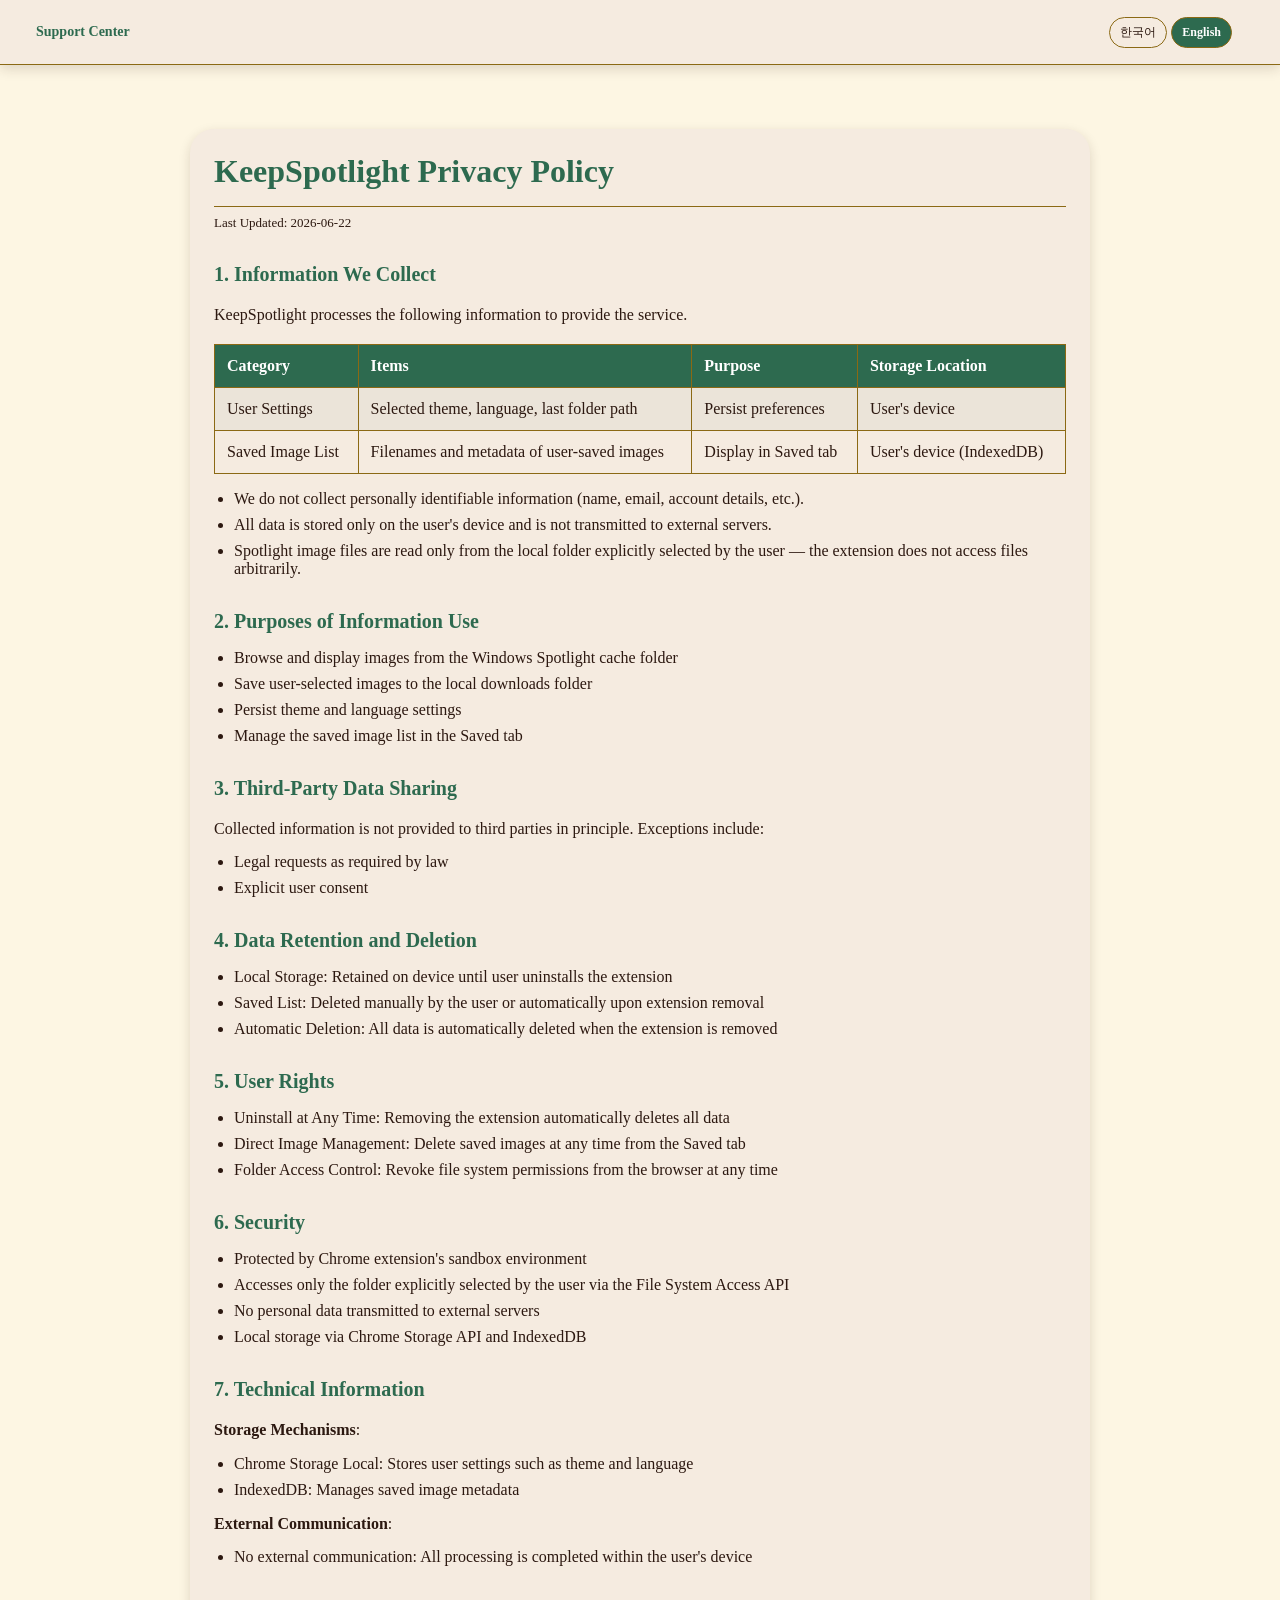
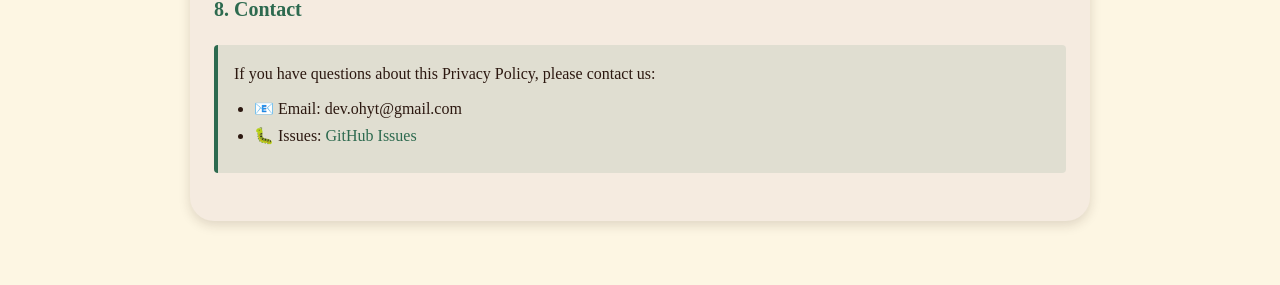
<file: docs/keepspotlight/privacy.html>
<!DOCTYPE html>
<html lang="ko">
<head>
    <meta charset="UTF-8">
    <meta name="viewport" content="width=device-width, initial-scale=1.0">
    <title>KeepSpotlight 개인정보 처리방침</title>
    <link rel="stylesheet" href="../../theme/artnouveau.css">
    <link rel="stylesheet" href="../../theme/style.css">
    <style>
        .privacy-container {
            max-width: 900px;
            margin: 32px auto;
            padding: 24px;
            background-color: var(--crema-surface);
            border-radius: var(--crema-radius-md);
            box-shadow: var(--crema-shadow);
        }
        .privacy-container h1 {
            color: var(--crema-primary);
            margin-bottom: 8px;
            border-bottom: 1px solid var(--crema-border);
            padding-bottom: 16px;
        }
        .last-updated {
            color: var(--crema-text-muted);
            font-size: 13px;
            margin-bottom: 24px;
        }
        .privacy-container h2 {
            color: var(--crema-primary);
            margin-top: 32px;
            margin-bottom: 16px;
            font-size: 20px;
        }
        .privacy-container p {
            line-height: 1.6;
            margin-bottom: 12px;
            color: var(--crema-text);
        }
        .privacy-container ul, .privacy-container ol {
            margin-left: 20px;
            margin-bottom: 12px;
        }
        .privacy-container li {
            margin-bottom: 8px;
            color: var(--crema-text);
        }
        .privacy-container table {
            width: 100%;
            border-collapse: collapse;
            margin: 16px 0;
        }
        .privacy-container table th, .privacy-container table td {
            border: 1px solid var(--crema-border);
            padding: 12px;
            text-align: left;
            color: var(--crema-text);
        }
        .privacy-container table th {
            background-color: var(--crema-primary);
            color: var(--crema-text-on-primary);
            font-weight: bold;
        }
        .privacy-container table tr:nth-child(even) {
            background-color: rgba(45, 106, 79, 0.05);
        }
        .contact-info {
            background-color: rgba(45, 106, 79, 0.1);
            border-left: 4px solid var(--crema-primary);
            padding: 16px;
            margin: 24px 0;
            border-radius: 4px;
        }
        .contact-info a {
            color: var(--crema-primary);
            text-decoration: none;
        }
        .contact-info a:hover {
            text-decoration: underline;
        }
        @media (max-width: 768px) {
            .privacy-container {
                margin: 16px;
                padding: 16px;
            }
            .privacy-container table {
                font-size: 13px;
            }
            .privacy-container table th, .privacy-container table td {
                padding: 8px;
            }
        }
    </style>
</head>
<body>
    <nav id="nav">
        <div class="nav-inner">
            <h3><a href="../../" id="logo" style="color: inherit; text-decoration: none; cursor: pointer;">Support Center</a></h3>
            <div id="lang-switcher">
                <button class="lang-btn" data-lang="ko">한국어</button>
                <button class="lang-btn active" data-lang="en">English</button>
            </div>
            <button id="menu-toggle" class="menu-toggle">☰</button>
            <ul id="nav-list"></ul>
        </div>
    </nav>
    <div id="mobile-menu" class="mobile-menu">
        <ul id="mobile-nav-list"></ul>
    </div>

    <main>
        <div class="privacy-container">
            <h1 id="title">KeepSpotlight 개인정보 처리방침</h1>
            <div class="last-updated" id="updated">최종 수정일: 2026-06-22</div>

            <h2 id="h-collect">1. 수집하는 정보</h2>
            <p id="p-collect">KeepSpotlight는 서비스 제공을 위해 다음 정보를 처리합니다.</p>
            <table id="table-collect"></table>
            <ul id="list-collect"></ul>

            <h2 id="h-purpose">2. 정보의 이용 목적</h2>
            <ul id="list-purpose"></ul>

            <h2 id="h-sharing">3. 정보의 제3자 제공</h2>
            <p id="p-sharing">수집된 정보는 원칙적으로 제3자에게 제공하지 않습니다. 다만 아래의 경우 예외로 합니다.</p>
            <ul id="list-exceptions"></ul>

            <h2 id="h-retention">4. 정보의 보관 및 파기</h2>
            <ul id="list-retention"></ul>

            <h2 id="h-rights">5. 사용자의 권리</h2>
            <ul id="list-rights"></ul>

            <h2 id="h-security">6. 보안</h2>
            <ul id="list-security"></ul>

            <h2 id="h-technical">7. 기술 정보</h2>
            <p id="p-technical-storage"><strong id="storage-label">저장 메커니즘</strong>:</p>
            <ul id="list-storage"></ul>
            <p id="p-technical-communication"><strong id="communication-label">외부 통신</strong>:</p>
            <ul id="list-communication"></ul>

            <h2 id="h-contact">8. 문의</h2>
            <div class="contact-info">
                <p id="p-contact">개인정보 처리방침에 관한 문의는 아래로 접수해 주세요.</p>
                <ul id="list-contact"></ul>
            </div>
        </div>
    </main>

    <script>
        const i18n = {
            ko: {
                title: 'KeepSpotlight 개인정보 처리방침',
                updated: '최종 수정일: 2026-06-22',
                h_collect: '1. 수집하는 정보',
                p_collect: 'KeepSpotlight는 서비스 제공을 위해 다음 정보를 처리합니다.',
                table_headers: ['구분', '항목', '목적', '저장 위치'],
                table_rows: [
                    ['사용자 설정', '선택한 테마, 언어, 마지막 폴더 경로', '설정 유지', '사용자 기기'],
                    ['저장된 이미지 목록', '사용자가 저장한 이미지 파일명 및 메타데이터', '저장됨 탭 표시', '사용자 기기 (IndexedDB)']
                ],
                list_collect: [
                    '개인 식별 정보(이름, 이메일, 계정 정보 등)는 수집하지 않습니다.',
                    '모든 데이터는 사용자 기기에만 저장되며, 외부 서버로 전송되지 않습니다.',
                    'Spotlight 이미지 파일은 사용자가 직접 선택한 로컬 폴더에서만 읽으며, 확장이 임의로 접근하지 않습니다.'
                ],
                h_purpose: '2. 정보의 이용 목적',
                list_purpose: [
                    'Windows Spotlight 캐시 폴더에서 이미지 탐색 및 표시',
                    '사용자가 선택한 이미지를 로컬 다운로드 폴더에 저장',
                    '테마 및 언어 설정 유지',
                    '저장됨 탭에서 저장한 이미지 목록 관리'
                ],
                h_sharing: '3. 정보의 제3자 제공',
                p_sharing: '수집된 정보는 원칙적으로 제3자에게 제공하지 않습니다. 다만 아래의 경우 예외로 합니다.',
                list_exceptions: [
                    '법령에 따른 요청이 있는 경우',
                    '사용자의 명시적 동의가 있는 경우'
                ],
                h_retention: '4. 정보의 보관 및 파기',
                list_retention: [
                    '로컬 저장소: 사용자가 확장을 삭제할 때까지 기기에 보관',
                    '저장됨 목록: 사용자가 직접 삭제하거나 확장 제거 시 자동 파기',
                    '자동 파기: 확장 프로그램 삭제 시 저장된 모든 데이터 자동 삭제'
                ],
                h_rights: '5. 사용자의 권리',
                list_rights: [
                    '언제든지 확장 삭제: 확장을 제거하면 모든 데이터가 자동으로 삭제됩니다',
                    '저장 이미지 직접 관리: 저장됨 탭에서 언제든지 이미지를 삭제할 수 있습니다',
                    '폴더 접근 제어: 브라우저의 파일 시스템 권한을 언제든지 철회할 수 있습니다'
                ],
                h_security: '6. 보안',
                list_security: [
                    'Chrome 확장의 sandbox 환경으로 보호됨',
                    'File System Access API를 통해 사용자가 명시적으로 선택한 폴더에만 접근',
                    '외부 서버로 개인 데이터 전송 없음',
                    'Chrome Storage API 및 IndexedDB를 통한 로컬 저장소 사용'
                ],
                h_technical: '7. 기술 정보',
                p_technical_storage: '저장 메커니즘',
                list_storage: [
                    'Chrome Storage Local: 테마, 언어 등 사용자 설정 저장',
                    'IndexedDB: 저장된 이미지 메타데이터 관리'
                ],
                p_technical_communication: '외부 통신',
                list_communication: [
                    '외부 통신 없음: 모든 처리는 사용자 기기 내에서 완결됩니다'
                ],
                h_contact: '8. 문의',
                p_contact: '개인정보 처리방침에 관한 문의는 아래로 접수해 주세요.',
                list_contact: [
                    '📧 이메일: dev.ohyt@gmail.com',
                    '🐛 이슈: <a href="https://github.com/vrwolf1004/support-center/issues" target="_blank">GitHub Issues</a>'
                ]
            },
            en: {
                title: 'KeepSpotlight Privacy Policy',
                updated: 'Last Updated: 2026-06-22',
                h_collect: '1. Information We Collect',
                p_collect: 'KeepSpotlight processes the following information to provide the service.',
                table_headers: ['Category', 'Items', 'Purpose', 'Storage Location'],
                table_rows: [
                    ['User Settings', 'Selected theme, language, last folder path', 'Persist preferences', "User's device"],
                    ['Saved Image List', 'Filenames and metadata of user-saved images', 'Display in Saved tab', "User's device (IndexedDB)"]
                ],
                list_collect: [
                    'We do not collect personally identifiable information (name, email, account details, etc.).',
                    'All data is stored only on the user\'s device and is not transmitted to external servers.',
                    'Spotlight image files are read only from the local folder explicitly selected by the user — the extension does not access files arbitrarily.'
                ],
                h_purpose: '2. Purposes of Information Use',
                list_purpose: [
                    'Browse and display images from the Windows Spotlight cache folder',
                    'Save user-selected images to the local downloads folder',
                    'Persist theme and language settings',
                    'Manage the saved image list in the Saved tab'
                ],
                h_sharing: '3. Third-Party Data Sharing',
                p_sharing: 'Collected information is not provided to third parties in principle. Exceptions include:',
                list_exceptions: [
                    'Legal requests as required by law',
                    'Explicit user consent'
                ],
                h_retention: '4. Data Retention and Deletion',
                list_retention: [
                    'Local Storage: Retained on device until user uninstalls the extension',
                    'Saved List: Deleted manually by the user or automatically upon extension removal',
                    'Automatic Deletion: All data is automatically deleted when the extension is removed'
                ],
                h_rights: '5. User Rights',
                list_rights: [
                    'Uninstall at Any Time: Removing the extension automatically deletes all data',
                    'Direct Image Management: Delete saved images at any time from the Saved tab',
                    'Folder Access Control: Revoke file system permissions from the browser at any time'
                ],
                h_security: '6. Security',
                list_security: [
                    'Protected by Chrome extension\'s sandbox environment',
                    'Accesses only the folder explicitly selected by the user via the File System Access API',
                    'No personal data transmitted to external servers',
                    'Local storage via Chrome Storage API and IndexedDB'
                ],
                h_technical: '7. Technical Information',
                p_technical_storage: 'Storage Mechanisms',
                list_storage: [
                    'Chrome Storage Local: Stores user settings such as theme and language',
                    'IndexedDB: Manages saved image metadata'
                ],
                p_technical_communication: 'External Communication',
                list_communication: [
                    'No external communication: All processing is completed within the user\'s device'
                ],
                h_contact: '8. Contact',
                p_contact: 'If you have questions about this Privacy Policy, please contact us:',
                list_contact: [
                    '📧 Email: dev.ohyt@gmail.com',
                    '🐛 Issues: <a href="https://github.com/vrwolf1004/support-center/issues" target="_blank">GitHub Issues</a>'
                ]
            }
        };

        const currentLang = localStorage.getItem('lang') || 'en';
        const text = i18n[currentLang] || i18n.ko;

        document.addEventListener('DOMContentLoaded', () => {
            document.title = text.title + ' - Support Center';
            document.getElementById('title').textContent = text.title;
            document.getElementById('updated').textContent = text.updated;
            document.getElementById('h-collect').textContent = text.h_collect;
            document.getElementById('p-collect').textContent = text.p_collect;
            document.getElementById('h-purpose').textContent = text.h_purpose;
            document.getElementById('h-sharing').textContent = text.h_sharing;
            document.getElementById('p-sharing').textContent = text.p_sharing;
            document.getElementById('h-retention').textContent = text.h_retention;
            document.getElementById('h-rights').textContent = text.h_rights;
            document.getElementById('h-security').textContent = text.h_security;
            document.getElementById('h-technical').textContent = text.h_technical;
            document.getElementById('storage-label').textContent = text.p_technical_storage;
            document.getElementById('communication-label').textContent = text.p_technical_communication;
            document.getElementById('h-contact').textContent = text.h_contact;
            document.getElementById('p-contact').textContent = text.p_contact;

            const tableHtml = `<tr>${text.table_headers.map(h => `<th>${h}</th>`).join('')}</tr>${text.table_rows.map(row => `<tr>${row.map(cell => `<td>${cell}</td>`).join('')}</tr>`).join('')}`;
            document.getElementById('table-collect').innerHTML = tableHtml;
            document.getElementById('list-collect').innerHTML = text.list_collect.map(item => `<li>${item}</li>`).join('');
            document.getElementById('list-purpose').innerHTML = text.list_purpose.map(item => `<li>${item}</li>`).join('');
            document.getElementById('list-exceptions').innerHTML = text.list_exceptions.map(item => `<li>${item}</li>`).join('');
            document.getElementById('list-retention').innerHTML = text.list_retention.map(item => `<li>${item}</li>`).join('');
            document.getElementById('list-rights').innerHTML = text.list_rights.map(item => `<li>${item}</li>`).join('');
            document.getElementById('list-security').innerHTML = text.list_security.map(item => `<li>${item}</li>`).join('');
            document.getElementById('list-storage').innerHTML = text.list_storage.map(item => `<li>${item}</li>`).join('');
            document.getElementById('list-communication').innerHTML = text.list_communication.map(item => `<li>${item}</li>`).join('');
            document.getElementById('list-contact').innerHTML = text.list_contact.map(item => `<li>${item}</li>`).join('');

            document.querySelectorAll('.lang-btn').forEach(btn => {
                btn.classList.toggle('active', btn.dataset.lang === currentLang);
                btn.addEventListener('click', () => {
                    if (btn.dataset.lang !== currentLang) {
                        localStorage.setItem('lang', btn.dataset.lang);
                        location.reload();
                    }
                });
            });

            document.getElementById('logo').addEventListener('click', () => {
                window.location.href = '../../';
            });
        });
    </script>
</body>
</html>
</file>
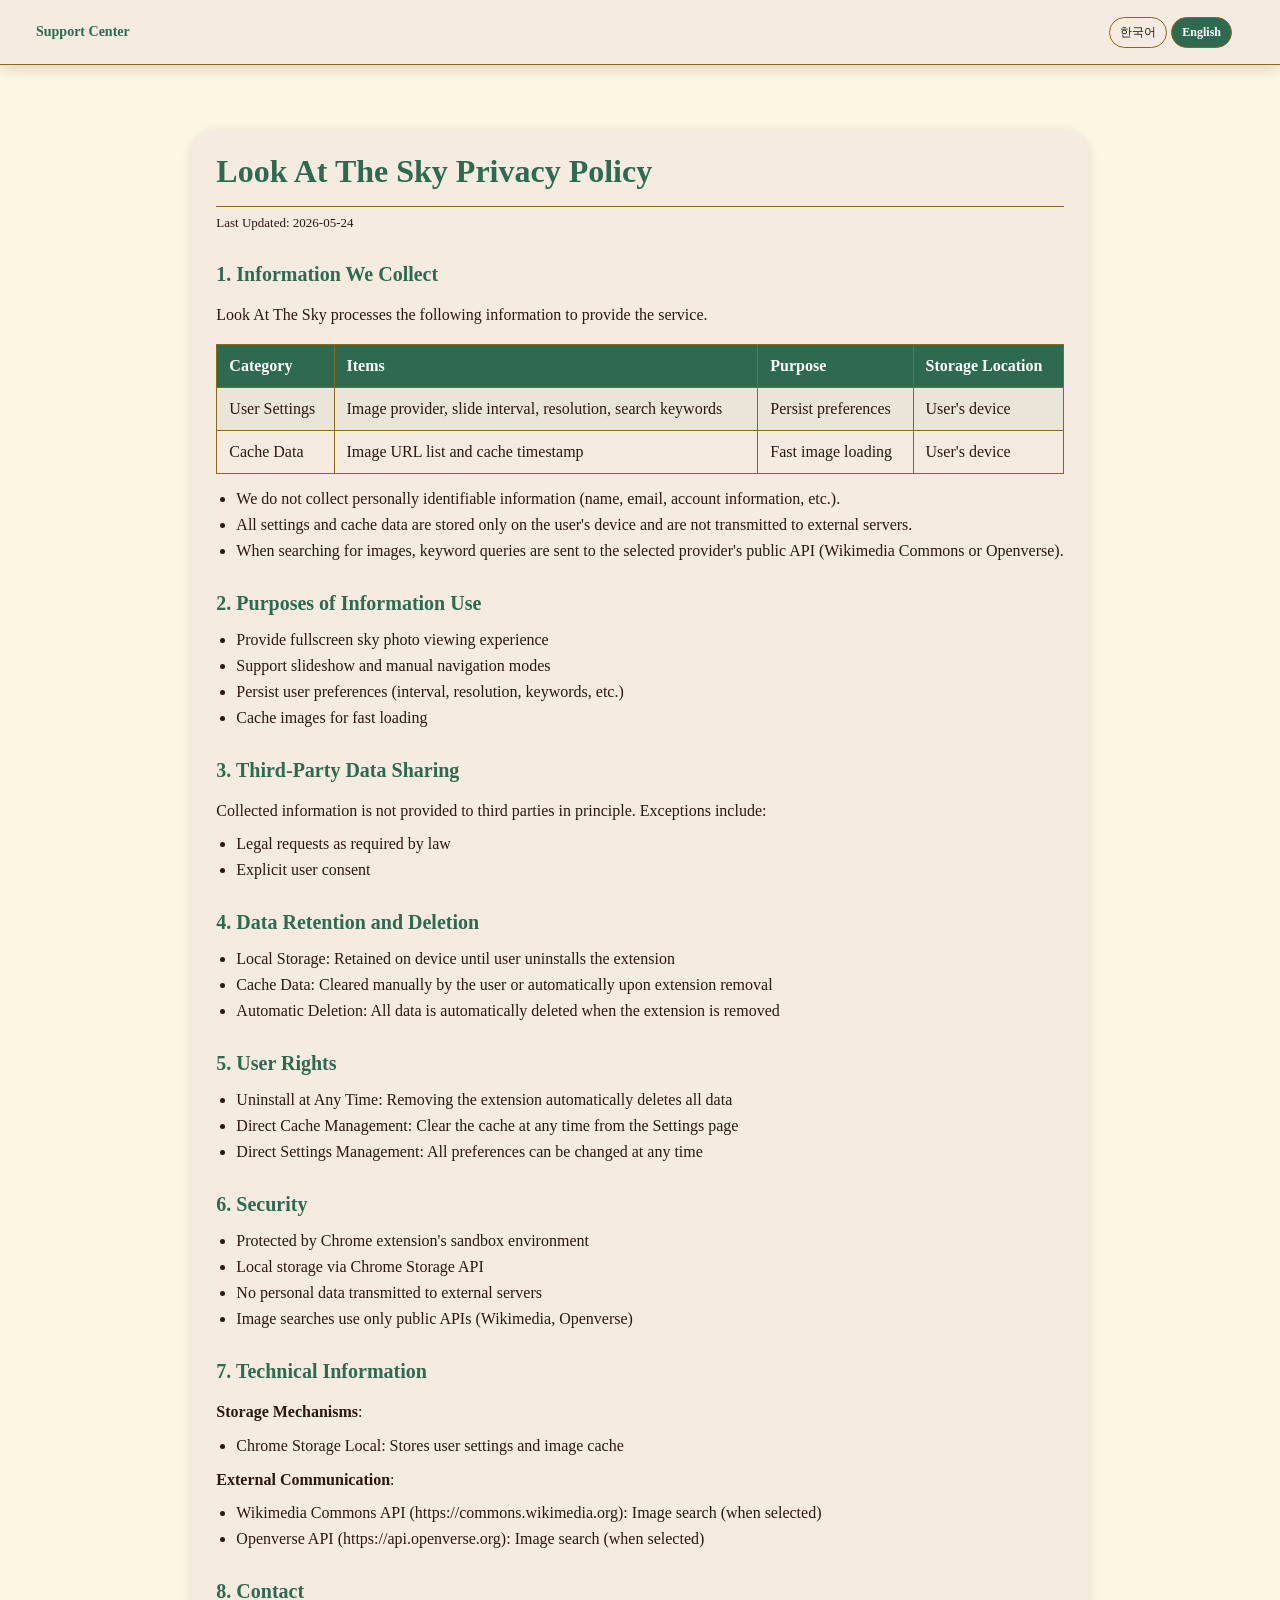
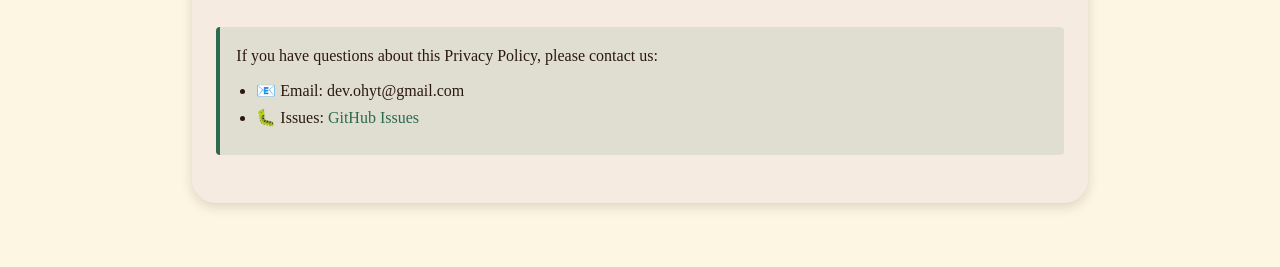
<file: docs/lookatthesky/privacy.html>
<!DOCTYPE html>
<html lang="ko">
<head>
    <meta charset="UTF-8">
    <meta name="viewport" content="width=device-width, initial-scale=1.0">
    <title>Look At The Sky 개인정보 처리방침</title>
    <link rel="stylesheet" href="../../theme/artnouveau.css">
    <link rel="stylesheet" href="../../theme/style.css">
    <style>
        .privacy-container {
            max-width: 900px;
            margin: 32px auto;
            padding: 24px;
            background-color: var(--crema-surface);
            border-radius: var(--crema-radius-md);
            box-shadow: var(--crema-shadow);
        }
        .privacy-container h1 {
            color: var(--crema-primary);
            margin-bottom: 8px;
            border-bottom: 1px solid var(--crema-border);
            padding-bottom: 16px;
        }
        .last-updated {
            color: var(--crema-text-muted);
            font-size: 13px;
            margin-bottom: 24px;
        }
        .privacy-container h2 {
            color: var(--crema-primary);
            margin-top: 32px;
            margin-bottom: 16px;
            font-size: 20px;
        }
        .privacy-container p {
            line-height: 1.6;
            margin-bottom: 12px;
            color: var(--crema-text);
        }
        .privacy-container ul, .privacy-container ol {
            margin-left: 20px;
            margin-bottom: 12px;
        }
        .privacy-container li {
            margin-bottom: 8px;
            color: var(--crema-text);
        }
        .privacy-container table {
            width: 100%;
            border-collapse: collapse;
            margin: 16px 0;
        }
        .privacy-container table th, .privacy-container table td {
            border: 1px solid var(--crema-border);
            padding: 12px;
            text-align: left;
            color: var(--crema-text);
        }
        .privacy-container table th {
            background-color: var(--crema-primary);
            color: var(--crema-text-on-primary);
            font-weight: bold;
        }
        .privacy-container table tr:nth-child(even) {
            background-color: rgba(45, 106, 79, 0.05);
        }
        .contact-info {
            background-color: rgba(45, 106, 79, 0.1);
            border-left: 4px solid var(--crema-primary);
            padding: 16px;
            margin: 24px 0;
            border-radius: 4px;
        }
        .contact-info a {
            color: var(--crema-primary);
            text-decoration: none;
        }
        .contact-info a:hover {
            text-decoration: underline;
        }
        @media (max-width: 768px) {
            .privacy-container {
                margin: 16px;
                padding: 16px;
            }
            .privacy-container table {
                font-size: 13px;
            }
            .privacy-container table th, .privacy-container table td {
                padding: 8px;
            }
        }
    </style>
</head>
<body>
    <nav id="nav">
        <div class="nav-inner">
            <h3><a href="../../" id="logo" style="color: inherit; text-decoration: none; cursor: pointer;">Support Center</a></h3>
            <div id="lang-switcher">
                <button class="lang-btn" data-lang="ko">한국어</button>
                <button class="lang-btn active" data-lang="en">English</button>
            </div>
            <button id="menu-toggle" class="menu-toggle">☰</button>
            <ul id="nav-list"></ul>
        </div>
    </nav>
    <div id="mobile-menu" class="mobile-menu">
        <ul id="mobile-nav-list"></ul>
    </div>

    <main>
        <div class="privacy-container">
            <h1 id="title">Look At The Sky 개인정보 처리방침</h1>
            <div class="last-updated" id="updated">최종 수정일: 2026-05-24</div>

            <h2 id="h-collect">1. 수집하는 정보</h2>
            <p id="p-collect">Look At The Sky는 서비스 제공을 위해 다음 정보를 처리합니다.</p>
            <table id="table-collect"></table>
            <ul id="list-collect"></ul>

            <h2 id="h-purpose">2. 정보의 이용 목적</h2>
            <ul id="list-purpose"></ul>

            <h2 id="h-sharing">3. 정보의 제3자 제공</h2>
            <p id="p-sharing">수집된 정보는 원칙적으로 제3자에게 제공하지 않습니다. 다만 아래의 경우 예외로 합니다.</p>
            <ul id="list-exceptions"></ul>

            <h2 id="h-retention">4. 정보의 보관 및 파기</h2>
            <ul id="list-retention"></ul>

            <h2 id="h-rights">5. 사용자의 권리</h2>
            <ul id="list-rights"></ul>

            <h2 id="h-security">6. 보안</h2>
            <ul id="list-security"></ul>

            <h2 id="h-technical">7. 기술 정보</h2>
            <p id="p-technical-storage"><strong id="storage-label">저장 메커니즘</strong>:</p>
            <ul id="list-storage"></ul>
            <p id="p-technical-communication"><strong id="communication-label">외부 통신</strong>:</p>
            <ul id="list-communication"></ul>

            <h2 id="h-contact">8. 문의</h2>
            <div class="contact-info">
                <p id="p-contact">개인정보 처리방침에 관한 문의는 아래로 접수해 주세요.</p>
                <ul id="list-contact"></ul>
            </div>
        </div>
    </main>

    <script>
        const i18n = {
            ko: {
                title: 'Look At The Sky 개인정보 처리방침',
                updated: '최종 수정일: 2026-05-24',
                h_collect: '1. 수집하는 정보',
                p_collect: 'Look At The Sky는 서비스 제공을 위해 다음 정보를 처리합니다.',
                table_headers: ['구분', '항목', '목적', '저장 위치'],
                table_rows: [
                    ['사용자 설정', '이미지 제공처, 슬라이드 간격, 해상도, 검색 키워드', '설정 유지', '사용자 기기'],
                    ['캐시 데이터', '이미지 URL 목록 및 캐시 타임스탬프', '빠른 이미지 로딩', '사용자 기기']
                ],
                list_collect: [
                    '개인 식별 정보(이름, 이메일, 계정 정보 등)는 수집하지 않습니다.',
                    '모든 설정 및 캐시 데이터는 사용자 기기에만 저장되며, 외부 서버로 전송되지 않습니다.',
                    '이미지 검색 시 선택한 제공처(Wikimedia Commons, Openverse)의 공개 API에 키워드 쿼리가 전송됩니다.'
                ],
                h_purpose: '2. 정보의 이용 목적',
                list_purpose: [
                    '전체화면 하늘 사진 감상 기능 제공',
                    '슬라이드쇼 및 수동 전환 모드 지원',
                    '사용자 설정(간격, 해상도, 키워드 등) 유지',
                    '이미지 캐싱으로 빠른 로딩 제공'
                ],
                h_sharing: '3. 정보의 제3자 제공',
                p_sharing: '수집된 정보는 원칙적으로 제3자에게 제공하지 않습니다. 다만 아래의 경우 예외로 합니다.',
                list_exceptions: [
                    '법령에 따른 요청이 있는 경우',
                    '사용자의 명시적 동의가 있는 경우'
                ],
                h_retention: '4. 정보의 보관 및 파기',
                list_retention: [
                    '로컬 저장소: 사용자가 확장을 삭제할 때까지 기기에 보관',
                    '캐시 데이터: 사용자가 직접 초기화하거나 확장 삭제 시 자동 파기',
                    '자동 파기: 확장 프로그램 삭제 시 저장된 모든 데이터 자동 삭제'
                ],
                h_rights: '5. 사용자의 권리',
                list_rights: [
                    '언제든지 확장 삭제: 확장을 제거하면 모든 데이터가 자동으로 삭제됩니다',
                    '캐시 직접 관리: 설정 페이지에서 캐시를 언제든지 초기화할 수 있습니다',
                    '설정 직접 관리: 모든 설정을 언제든지 변경할 수 있습니다'
                ],
                h_security: '6. 보안',
                list_security: [
                    'Chrome 확장의 sandbox 환경으로 보호됨',
                    'Chrome Storage API를 통한 로컬 저장소 사용',
                    '외부 서버로 개인 데이터 전송 없음',
                    '이미지 검색은 공개 API(Wikimedia, Openverse)만 사용'
                ],
                h_technical: '7. 기술 정보',
                p_technical_storage: '저장 메커니즘',
                list_storage: [
                    'Chrome Storage Local: 사용자 설정 및 이미지 캐시 저장'
                ],
                p_technical_communication: '외부 통신',
                list_communication: [
                    'Wikimedia Commons API (https://commons.wikimedia.org): 이미지 검색 (선택 시)',
                    'Openverse API (https://api.openverse.org): 이미지 검색 (선택 시)'
                ],
                h_contact: '8. 문의',
                p_contact: '개인정보 처리방침에 관한 문의는 아래로 접수해 주세요.',
                list_contact: [
                    '📧 이메일: dev.ohyt@gmail.com',
                    '🐛 이슈: <a href="https://github.com/vrwolf1004/support-center/issues" target="_blank">GitHub Issues</a>'
                ]
            },
            en: {
                title: 'Look At The Sky Privacy Policy',
                updated: 'Last Updated: 2026-05-24',
                h_collect: '1. Information We Collect',
                p_collect: 'Look At The Sky processes the following information to provide the service.',
                table_headers: ['Category', 'Items', 'Purpose', 'Storage Location'],
                table_rows: [
                    ['User Settings', 'Image provider, slide interval, resolution, search keywords', 'Persist preferences', "User's device"],
                    ['Cache Data', 'Image URL list and cache timestamp', 'Fast image loading', "User's device"]
                ],
                list_collect: [
                    'We do not collect personally identifiable information (name, email, account information, etc.).',
                    'All settings and cache data are stored only on the user\'s device and are not transmitted to external servers.',
                    'When searching for images, keyword queries are sent to the selected provider\'s public API (Wikimedia Commons or Openverse).'
                ],
                h_purpose: '2. Purposes of Information Use',
                list_purpose: [
                    'Provide fullscreen sky photo viewing experience',
                    'Support slideshow and manual navigation modes',
                    'Persist user preferences (interval, resolution, keywords, etc.)',
                    'Cache images for fast loading'
                ],
                h_sharing: '3. Third-Party Data Sharing',
                p_sharing: 'Collected information is not provided to third parties in principle. Exceptions include:',
                list_exceptions: [
                    'Legal requests as required by law',
                    'Explicit user consent'
                ],
                h_retention: '4. Data Retention and Deletion',
                list_retention: [
                    'Local Storage: Retained on device until user uninstalls the extension',
                    'Cache Data: Cleared manually by the user or automatically upon extension removal',
                    'Automatic Deletion: All data is automatically deleted when the extension is removed'
                ],
                h_rights: '5. User Rights',
                list_rights: [
                    'Uninstall at Any Time: Removing the extension automatically deletes all data',
                    'Direct Cache Management: Clear the cache at any time from the Settings page',
                    'Direct Settings Management: All preferences can be changed at any time'
                ],
                h_security: '6. Security',
                list_security: [
                    'Protected by Chrome extension\'s sandbox environment',
                    'Local storage via Chrome Storage API',
                    'No personal data transmitted to external servers',
                    'Image searches use only public APIs (Wikimedia, Openverse)'
                ],
                h_technical: '7. Technical Information',
                p_technical_storage: 'Storage Mechanisms',
                list_storage: [
                    'Chrome Storage Local: Stores user settings and image cache'
                ],
                p_technical_communication: 'External Communication',
                list_communication: [
                    'Wikimedia Commons API (https://commons.wikimedia.org): Image search (when selected)',
                    'Openverse API (https://api.openverse.org): Image search (when selected)'
                ],
                h_contact: '8. Contact',
                p_contact: 'If you have questions about this Privacy Policy, please contact us:',
                list_contact: [
                    '📧 Email: dev.ohyt@gmail.com',
                    '🐛 Issues: <a href="https://github.com/vrwolf1004/support-center/issues" target="_blank">GitHub Issues</a>'
                ]
            }
        };

        const currentLang = localStorage.getItem('lang') || 'en';
        const text = i18n[currentLang] || i18n.ko;

        document.addEventListener('DOMContentLoaded', () => {
            document.title = text.title + ' - Support Center';
            document.getElementById('title').textContent = text.title;
            document.getElementById('updated').textContent = text.updated;
            document.getElementById('h-collect').textContent = text.h_collect;
            document.getElementById('p-collect').textContent = text.p_collect;
            document.getElementById('h-purpose').textContent = text.h_purpose;
            document.getElementById('h-sharing').textContent = text.h_sharing;
            document.getElementById('p-sharing').textContent = text.p_sharing;
            document.getElementById('h-retention').textContent = text.h_retention;
            document.getElementById('h-rights').textContent = text.h_rights;
            document.getElementById('h-security').textContent = text.h_security;
            document.getElementById('h-technical').textContent = text.h_technical;
            document.getElementById('storage-label').textContent = text.p_technical_storage;
            document.getElementById('communication-label').textContent = text.p_technical_communication;
            document.getElementById('h-contact').textContent = text.h_contact;
            document.getElementById('p-contact').textContent = text.p_contact;

            const tableHtml = `<tr>${text.table_headers.map(h => `<th>${h}</th>`).join('')}</tr>${text.table_rows.map(row => `<tr>${row.map(cell => `<td>${cell}</td>`).join('')}</tr>`).join('')}`;
            document.getElementById('table-collect').innerHTML = tableHtml;
            document.getElementById('list-collect').innerHTML = text.list_collect.map(item => `<li>${item}</li>`).join('');
            document.getElementById('list-purpose').innerHTML = text.list_purpose.map(item => `<li>${item}</li>`).join('');
            document.getElementById('list-exceptions').innerHTML = text.list_exceptions.map(item => `<li>${item}</li>`).join('');
            document.getElementById('list-retention').innerHTML = text.list_retention.map(item => `<li>${item}</li>`).join('');
            document.getElementById('list-rights').innerHTML = text.list_rights.map(item => `<li>${item}</li>`).join('');
            document.getElementById('list-security').innerHTML = text.list_security.map(item => `<li>${item}</li>`).join('');
            document.getElementById('list-storage').innerHTML = text.list_storage.map(item => `<li>${item}</li>`).join('');
            document.getElementById('list-communication').innerHTML = text.list_communication.map(item => `<li>${item}</li>`).join('');
            document.getElementById('list-contact').innerHTML = text.list_contact.map(item => `<li>${item}</li>`).join('');

            document.querySelectorAll('.lang-btn').forEach(btn => {
                btn.classList.toggle('active', btn.dataset.lang === currentLang);
                btn.addEventListener('click', () => {
                    if (btn.dataset.lang !== currentLang) {
                        localStorage.setItem('lang', btn.dataset.lang);
                        location.reload();
                    }
                });
            });

            document.getElementById('logo').addEventListener('click', () => {
                window.location.href = '../../';
            });
        });
    </script>
</body>
</html>
</file>
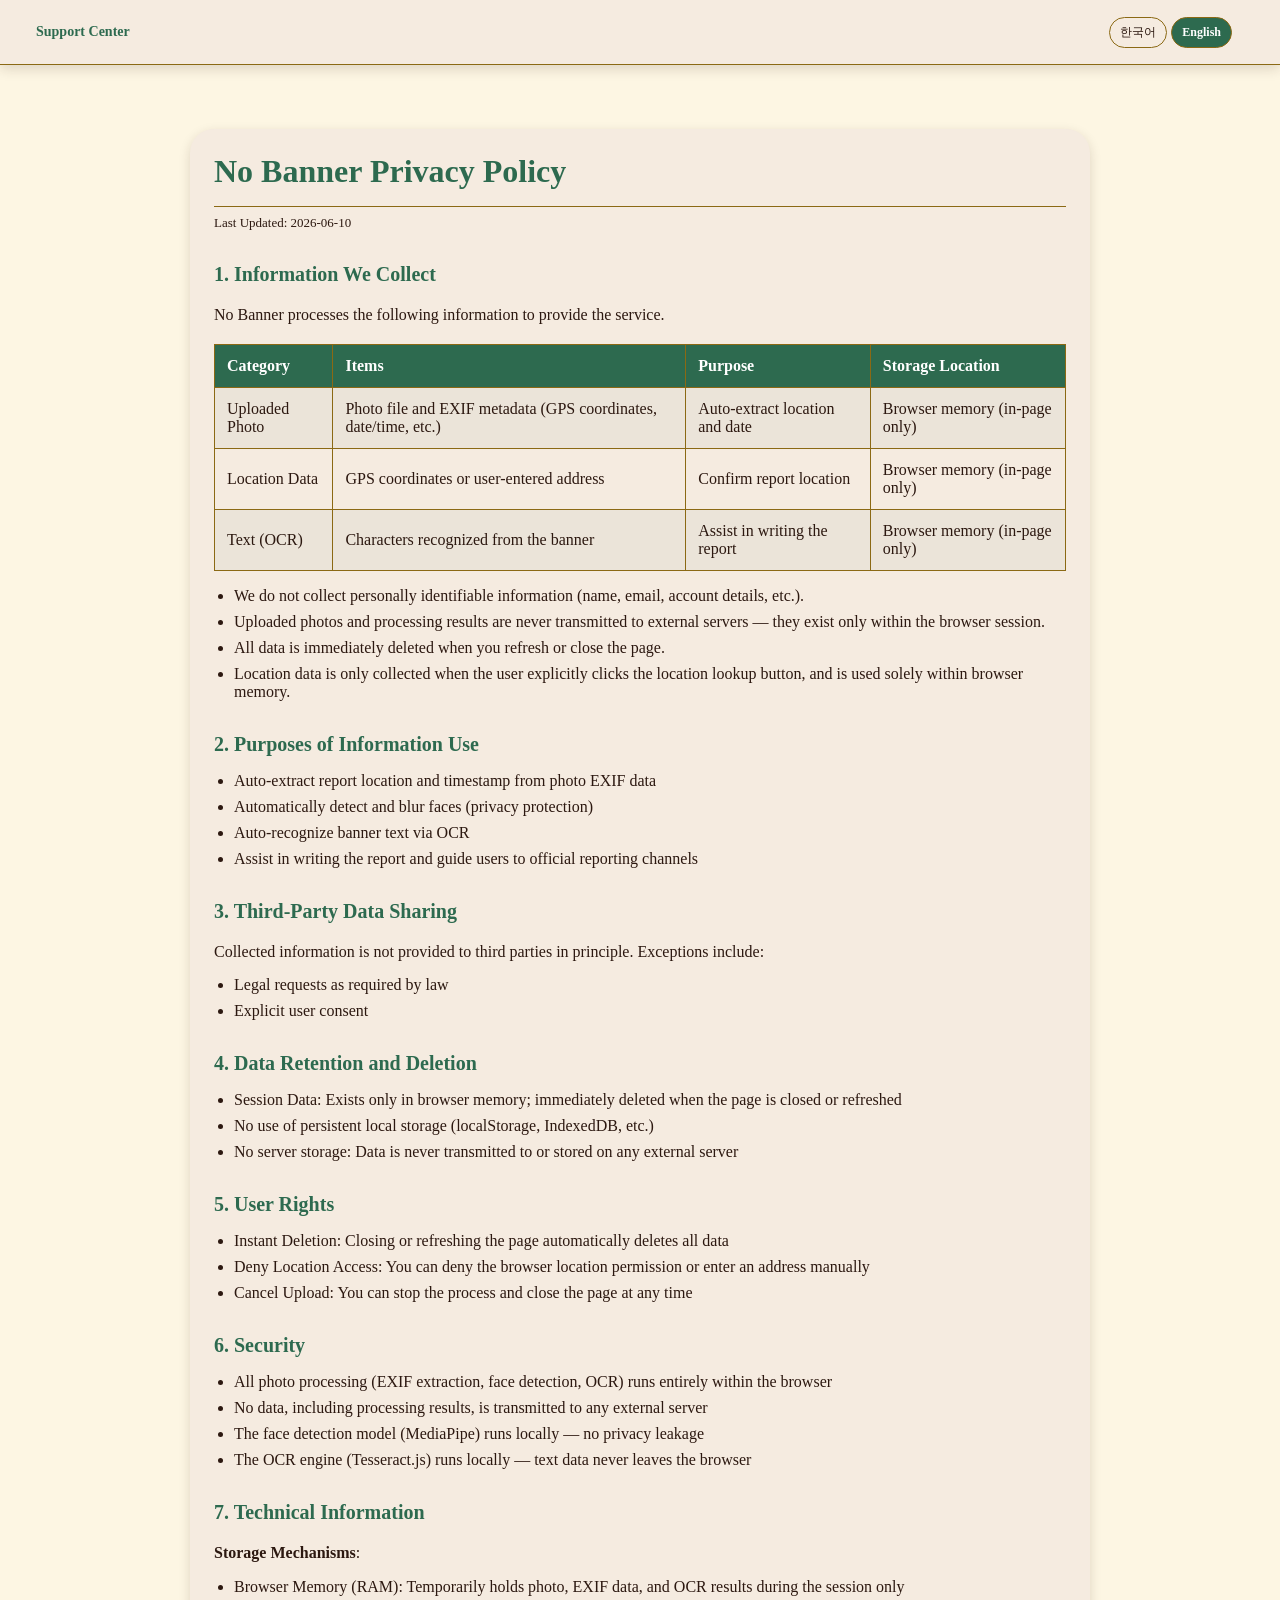
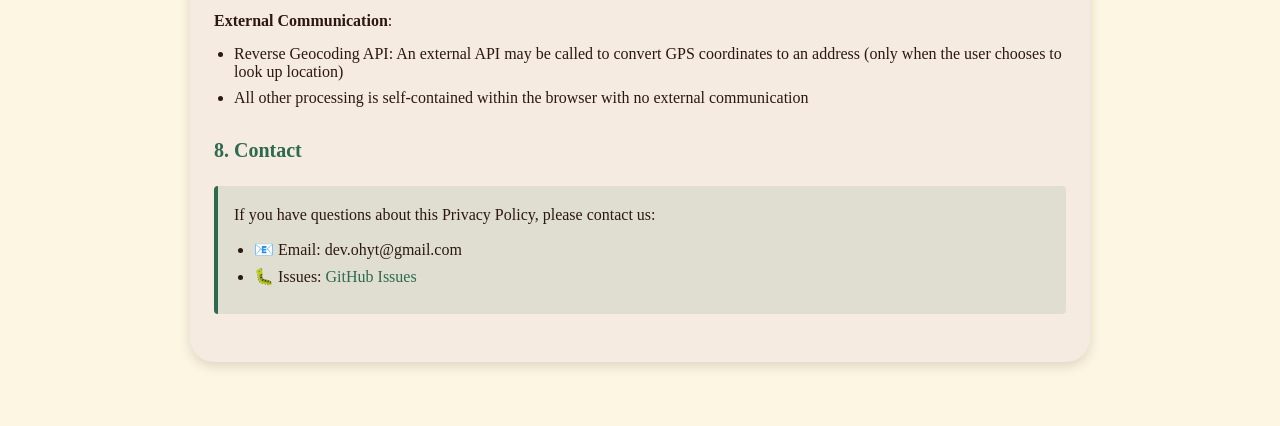
<file: docs/nobanner/privacy.html>
<!DOCTYPE html>
<html lang="ko">
<head>
    <meta charset="UTF-8">
    <meta name="viewport" content="width=device-width, initial-scale=1.0">
    <title>No Banner 개인정보 처리방침</title>
    <link rel="stylesheet" href="../../theme/artnouveau.css">
    <link rel="stylesheet" href="../../theme/style.css">
    <style>
        .privacy-container {
            max-width: 900px;
            margin: 32px auto;
            padding: 24px;
            background-color: var(--crema-surface);
            border-radius: var(--crema-radius-md);
            box-shadow: var(--crema-shadow);
        }
        .privacy-container h1 {
            color: var(--crema-primary);
            margin-bottom: 8px;
            border-bottom: 1px solid var(--crema-border);
            padding-bottom: 16px;
        }
        .last-updated {
            color: var(--crema-text-muted);
            font-size: 13px;
            margin-bottom: 24px;
        }
        .privacy-container h2 {
            color: var(--crema-primary);
            margin-top: 32px;
            margin-bottom: 16px;
            font-size: 20px;
        }
        .privacy-container p {
            line-height: 1.6;
            margin-bottom: 12px;
            color: var(--crema-text);
        }
        .privacy-container ul, .privacy-container ol {
            margin-left: 20px;
            margin-bottom: 12px;
        }
        .privacy-container li {
            margin-bottom: 8px;
            color: var(--crema-text);
        }
        .privacy-container table {
            width: 100%;
            border-collapse: collapse;
            margin: 16px 0;
        }
        .privacy-container table th, .privacy-container table td {
            border: 1px solid var(--crema-border);
            padding: 12px;
            text-align: left;
            color: var(--crema-text);
        }
        .privacy-container table th {
            background-color: var(--crema-primary);
            color: var(--crema-text-on-primary);
            font-weight: bold;
        }
        .privacy-container table tr:nth-child(even) {
            background-color: rgba(45, 106, 79, 0.05);
        }
        .contact-info {
            background-color: rgba(45, 106, 79, 0.1);
            border-left: 4px solid var(--crema-primary);
            padding: 16px;
            margin: 24px 0;
            border-radius: 4px;
        }
        .contact-info a {
            color: var(--crema-primary);
            text-decoration: none;
        }
        .contact-info a:hover {
            text-decoration: underline;
        }
        @media (max-width: 768px) {
            .privacy-container {
                margin: 16px;
                padding: 16px;
            }
            .privacy-container table {
                font-size: 13px;
            }
            .privacy-container table th, .privacy-container table td {
                padding: 8px;
            }
        }
    </style>
</head>
<body>
    <nav id="nav">
        <div class="nav-inner">
            <h3><a href="../../" id="logo" style="color: inherit; text-decoration: none; cursor: pointer;">Support Center</a></h3>
            <div id="lang-switcher">
                <button class="lang-btn" data-lang="ko">한국어</button>
                <button class="lang-btn active" data-lang="en">English</button>
            </div>
            <button id="menu-toggle" class="menu-toggle">☰</button>
            <ul id="nav-list"></ul>
        </div>
    </nav>
    <div id="mobile-menu" class="mobile-menu">
        <ul id="mobile-nav-list"></ul>
    </div>

    <main>
        <div class="privacy-container">
            <h1 id="title">No Banner 개인정보 처리방침</h1>
            <div class="last-updated" id="updated">최종 수정일: 2026-06-10</div>

            <h2 id="h-collect">1. 수집하는 정보</h2>
            <p id="p-collect">No Banner는 서비스 제공을 위해 다음 정보를 처리합니다.</p>
            <table id="table-collect"></table>
            <ul id="list-collect"></ul>

            <h2 id="h-purpose">2. 정보의 이용 목적</h2>
            <ul id="list-purpose"></ul>

            <h2 id="h-sharing">3. 정보의 제3자 제공</h2>
            <p id="p-sharing">수집된 정보는 원칙적으로 제3자에게 제공하지 않습니다. 다만 아래의 경우 예외로 합니다.</p>
            <ul id="list-exceptions"></ul>

            <h2 id="h-retention">4. 정보의 보관 및 파기</h2>
            <ul id="list-retention"></ul>

            <h2 id="h-rights">5. 사용자의 권리</h2>
            <ul id="list-rights"></ul>

            <h2 id="h-security">6. 보안</h2>
            <ul id="list-security"></ul>

            <h2 id="h-technical">7. 기술 정보</h2>
            <p id="p-technical-storage"><strong id="storage-label">저장 메커니즘</strong>:</p>
            <ul id="list-storage"></ul>
            <p id="p-technical-communication"><strong id="communication-label">외부 통신</strong>:</p>
            <ul id="list-communication"></ul>

            <h2 id="h-contact">8. 문의</h2>
            <div class="contact-info">
                <p id="p-contact">개인정보 처리방침에 관한 문의는 아래로 접수해 주세요.</p>
                <ul id="list-contact"></ul>
            </div>
        </div>
    </main>

    <script>
        const i18n = {
            ko: {
                title: 'No Banner 개인정보 처리방침',
                updated: '최종 수정일: 2026-06-10',
                h_collect: '1. 수집하는 정보',
                p_collect: 'No Banner는 서비스 제공을 위해 다음 정보를 처리합니다.',
                table_headers: ['구분', '항목', '목적', '저장 위치'],
                table_rows: [
                    ['업로드 사진', '사진 파일 및 EXIF 메타데이터 (GPS 좌표, 촬영 일시 등)', '위치·날짜 자동 추출', '브라우저 메모리 (페이지 내)'],
                    ['위치 정보', 'GPS 좌표 또는 사용자 입력 주소', '신고 위치 확인', '브라우저 메모리 (페이지 내)'],
                    ['텍스트(OCR)', '현수막에서 인식된 문자', '신고 내용 작성 보조', '브라우저 메모리 (페이지 내)']
                ],
                list_collect: [
                    '개인 식별 정보(이름, 이메일, 계정 정보 등)는 수집하지 않습니다.',
                    '업로드된 사진 및 처리 결과는 외부 서버로 전송되지 않으며, 브라우저 세션 내에서만 유지됩니다.',
                    '페이지를 새로고침하거나 닫으면 모든 데이터가 즉시 삭제됩니다.',
                    '위치 정보는 사용자가 직접 위치 조회 버튼을 눌렀을 때만 수집되며, 이후 브라우저 메모리에서만 사용됩니다.'
                ],
                h_purpose: '2. 정보의 이용 목적',
                list_purpose: [
                    '사진 EXIF 데이터로 신고 위치 및 촬영 일시 자동 추출',
                    '얼굴 자동 감지 및 블러 처리 (개인정보 보호)',
                    'OCR로 현수막 텍스트 자동 인식',
                    '신고서 작성 보조 및 공식 신고 채널 안내'
                ],
                h_sharing: '3. 정보의 제3자 제공',
                p_sharing: '수집된 정보는 원칙적으로 제3자에게 제공하지 않습니다. 다만 아래의 경우 예외로 합니다.',
                list_exceptions: [
                    '법령에 따른 요청이 있는 경우',
                    '사용자의 명시적 동의가 있는 경우'
                ],
                h_retention: '4. 정보의 보관 및 파기',
                list_retention: [
                    '세션 데이터: 브라우저 메모리에만 존재하며, 페이지를 닫거나 새로고침 시 즉시 파기',
                    '별도의 로컬 저장소(localStorage, IndexedDB 등) 사용 없음',
                    '서버 저장 없음: 외부 서버로 데이터를 전송하거나 저장하지 않음'
                ],
                h_rights: '5. 사용자의 권리',
                list_rights: [
                    '즉시 삭제: 페이지를 닫거나 새로고침하면 모든 데이터가 자동으로 삭제됩니다',
                    '위치 정보 거부: 브라우저의 위치 권한 요청을 거부하거나, 주소를 직접 입력할 수 있습니다',
                    '사진 업로드 취소: 언제든지 작업을 중단하고 페이지를 닫을 수 있습니다'
                ],
                h_security: '6. 보안',
                list_security: [
                    '모든 사진 처리(EXIF 추출, 얼굴 감지, OCR)는 브라우저 내에서만 수행됨',
                    '처리 결과를 포함한 어떤 데이터도 외부 서버로 전송되지 않음',
                    '얼굴 감지 모델(MediaPipe)은 로컬에서 실행되어 개인정보 유출 없음',
                    'OCR 엔진(Tesseract.js)은 로컬에서 실행되어 텍스트 데이터가 외부로 나가지 않음'
                ],
                h_technical: '7. 기술 정보',
                p_technical_storage: '저장 메커니즘',
                list_storage: [
                    '브라우저 메모리(RAM): 사진, EXIF 데이터, OCR 결과를 세션 중에만 임시 보관'
                ],
                p_technical_communication: '외부 통신',
                list_communication: [
                    '위치 역지오코딩 API: GPS 좌표 → 주소 변환 시 외부 API 호출 가능 (사용자가 위치 조회를 선택한 경우에만)',
                    '그 외 모든 처리는 브라우저 내에서 완결되며 외부 통신 없음'
                ],
                h_contact: '8. 문의',
                p_contact: '개인정보 처리방침에 관한 문의는 아래로 접수해 주세요.',
                list_contact: [
                    '📧 이메일: dev.ohyt@gmail.com',
                    '🐛 이슈: <a href="https://github.com/vrwolf1004/support-center/issues" target="_blank">GitHub Issues</a>'
                ]
            },
            en: {
                title: 'No Banner Privacy Policy',
                updated: 'Last Updated: 2026-06-10',
                h_collect: '1. Information We Collect',
                p_collect: 'No Banner processes the following information to provide the service.',
                table_headers: ['Category', 'Items', 'Purpose', 'Storage Location'],
                table_rows: [
                    ['Uploaded Photo', 'Photo file and EXIF metadata (GPS coordinates, date/time, etc.)', 'Auto-extract location and date', 'Browser memory (in-page only)'],
                    ['Location Data', 'GPS coordinates or user-entered address', 'Confirm report location', 'Browser memory (in-page only)'],
                    ['Text (OCR)', 'Characters recognized from the banner', 'Assist in writing the report', 'Browser memory (in-page only)']
                ],
                list_collect: [
                    'We do not collect personally identifiable information (name, email, account details, etc.).',
                    'Uploaded photos and processing results are never transmitted to external servers — they exist only within the browser session.',
                    'All data is immediately deleted when you refresh or close the page.',
                    'Location data is only collected when the user explicitly clicks the location lookup button, and is used solely within browser memory.'
                ],
                h_purpose: '2. Purposes of Information Use',
                list_purpose: [
                    'Auto-extract report location and timestamp from photo EXIF data',
                    'Automatically detect and blur faces (privacy protection)',
                    'Auto-recognize banner text via OCR',
                    'Assist in writing the report and guide users to official reporting channels'
                ],
                h_sharing: '3. Third-Party Data Sharing',
                p_sharing: 'Collected information is not provided to third parties in principle. Exceptions include:',
                list_exceptions: [
                    'Legal requests as required by law',
                    'Explicit user consent'
                ],
                h_retention: '4. Data Retention and Deletion',
                list_retention: [
                    'Session Data: Exists only in browser memory; immediately deleted when the page is closed or refreshed',
                    'No use of persistent local storage (localStorage, IndexedDB, etc.)',
                    'No server storage: Data is never transmitted to or stored on any external server'
                ],
                h_rights: '5. User Rights',
                list_rights: [
                    'Instant Deletion: Closing or refreshing the page automatically deletes all data',
                    'Deny Location Access: You can deny the browser location permission or enter an address manually',
                    'Cancel Upload: You can stop the process and close the page at any time'
                ],
                h_security: '6. Security',
                list_security: [
                    'All photo processing (EXIF extraction, face detection, OCR) runs entirely within the browser',
                    'No data, including processing results, is transmitted to any external server',
                    'The face detection model (MediaPipe) runs locally — no privacy leakage',
                    'The OCR engine (Tesseract.js) runs locally — text data never leaves the browser'
                ],
                h_technical: '7. Technical Information',
                p_technical_storage: 'Storage Mechanisms',
                list_storage: [
                    'Browser Memory (RAM): Temporarily holds photo, EXIF data, and OCR results during the session only'
                ],
                p_technical_communication: 'External Communication',
                list_communication: [
                    'Reverse Geocoding API: An external API may be called to convert GPS coordinates to an address (only when the user chooses to look up location)',
                    'All other processing is self-contained within the browser with no external communication'
                ],
                h_contact: '8. Contact',
                p_contact: 'If you have questions about this Privacy Policy, please contact us:',
                list_contact: [
                    '📧 Email: dev.ohyt@gmail.com',
                    '🐛 Issues: <a href="https://github.com/vrwolf1004/support-center/issues" target="_blank">GitHub Issues</a>'
                ]
            }
        };

        const currentLang = localStorage.getItem('lang') || 'en';
        const text = i18n[currentLang] || i18n.ko;

        document.addEventListener('DOMContentLoaded', () => {
            document.title = text.title + ' - Support Center';
            document.getElementById('title').textContent = text.title;
            document.getElementById('updated').textContent = text.updated;
            document.getElementById('h-collect').textContent = text.h_collect;
            document.getElementById('p-collect').textContent = text.p_collect;
            document.getElementById('h-purpose').textContent = text.h_purpose;
            document.getElementById('h-sharing').textContent = text.h_sharing;
            document.getElementById('p-sharing').textContent = text.p_sharing;
            document.getElementById('h-retention').textContent = text.h_retention;
            document.getElementById('h-rights').textContent = text.h_rights;
            document.getElementById('h-security').textContent = text.h_security;
            document.getElementById('h-technical').textContent = text.h_technical;
            document.getElementById('storage-label').textContent = text.p_technical_storage;
            document.getElementById('communication-label').textContent = text.p_technical_communication;
            document.getElementById('h-contact').textContent = text.h_contact;
            document.getElementById('p-contact').textContent = text.p_contact;

            const tableHtml = `<tr>${text.table_headers.map(h => `<th>${h}</th>`).join('')}</tr>${text.table_rows.map(row => `<tr>${row.map(cell => `<td>${cell}</td>`).join('')}</tr>`).join('')}`;
            document.getElementById('table-collect').innerHTML = tableHtml;
            document.getElementById('list-collect').innerHTML = text.list_collect.map(item => `<li>${item}</li>`).join('');
            document.getElementById('list-purpose').innerHTML = text.list_purpose.map(item => `<li>${item}</li>`).join('');
            document.getElementById('list-exceptions').innerHTML = text.list_exceptions.map(item => `<li>${item}</li>`).join('');
            document.getElementById('list-retention').innerHTML = text.list_retention.map(item => `<li>${item}</li>`).join('');
            document.getElementById('list-rights').innerHTML = text.list_rights.map(item => `<li>${item}</li>`).join('');
            document.getElementById('list-security').innerHTML = text.list_security.map(item => `<li>${item}</li>`).join('');
            document.getElementById('list-storage').innerHTML = text.list_storage.map(item => `<li>${item}</li>`).join('');
            document.getElementById('list-communication').innerHTML = text.list_communication.map(item => `<li>${item}</li>`).join('');
            document.getElementById('list-contact').innerHTML = text.list_contact.map(item => `<li>${item}</li>`).join('');

            document.querySelectorAll('.lang-btn').forEach(btn => {
                btn.classList.toggle('active', btn.dataset.lang === currentLang);
                btn.addEventListener('click', () => {
                    if (btn.dataset.lang !== currentLang) {
                        localStorage.setItem('lang', btn.dataset.lang);
                        location.reload();
                    }
                });
            });

            document.getElementById('logo').addEventListener('click', () => {
                window.location.href = '../../';
            });
        });
    </script>
</body>
</html>
</file>
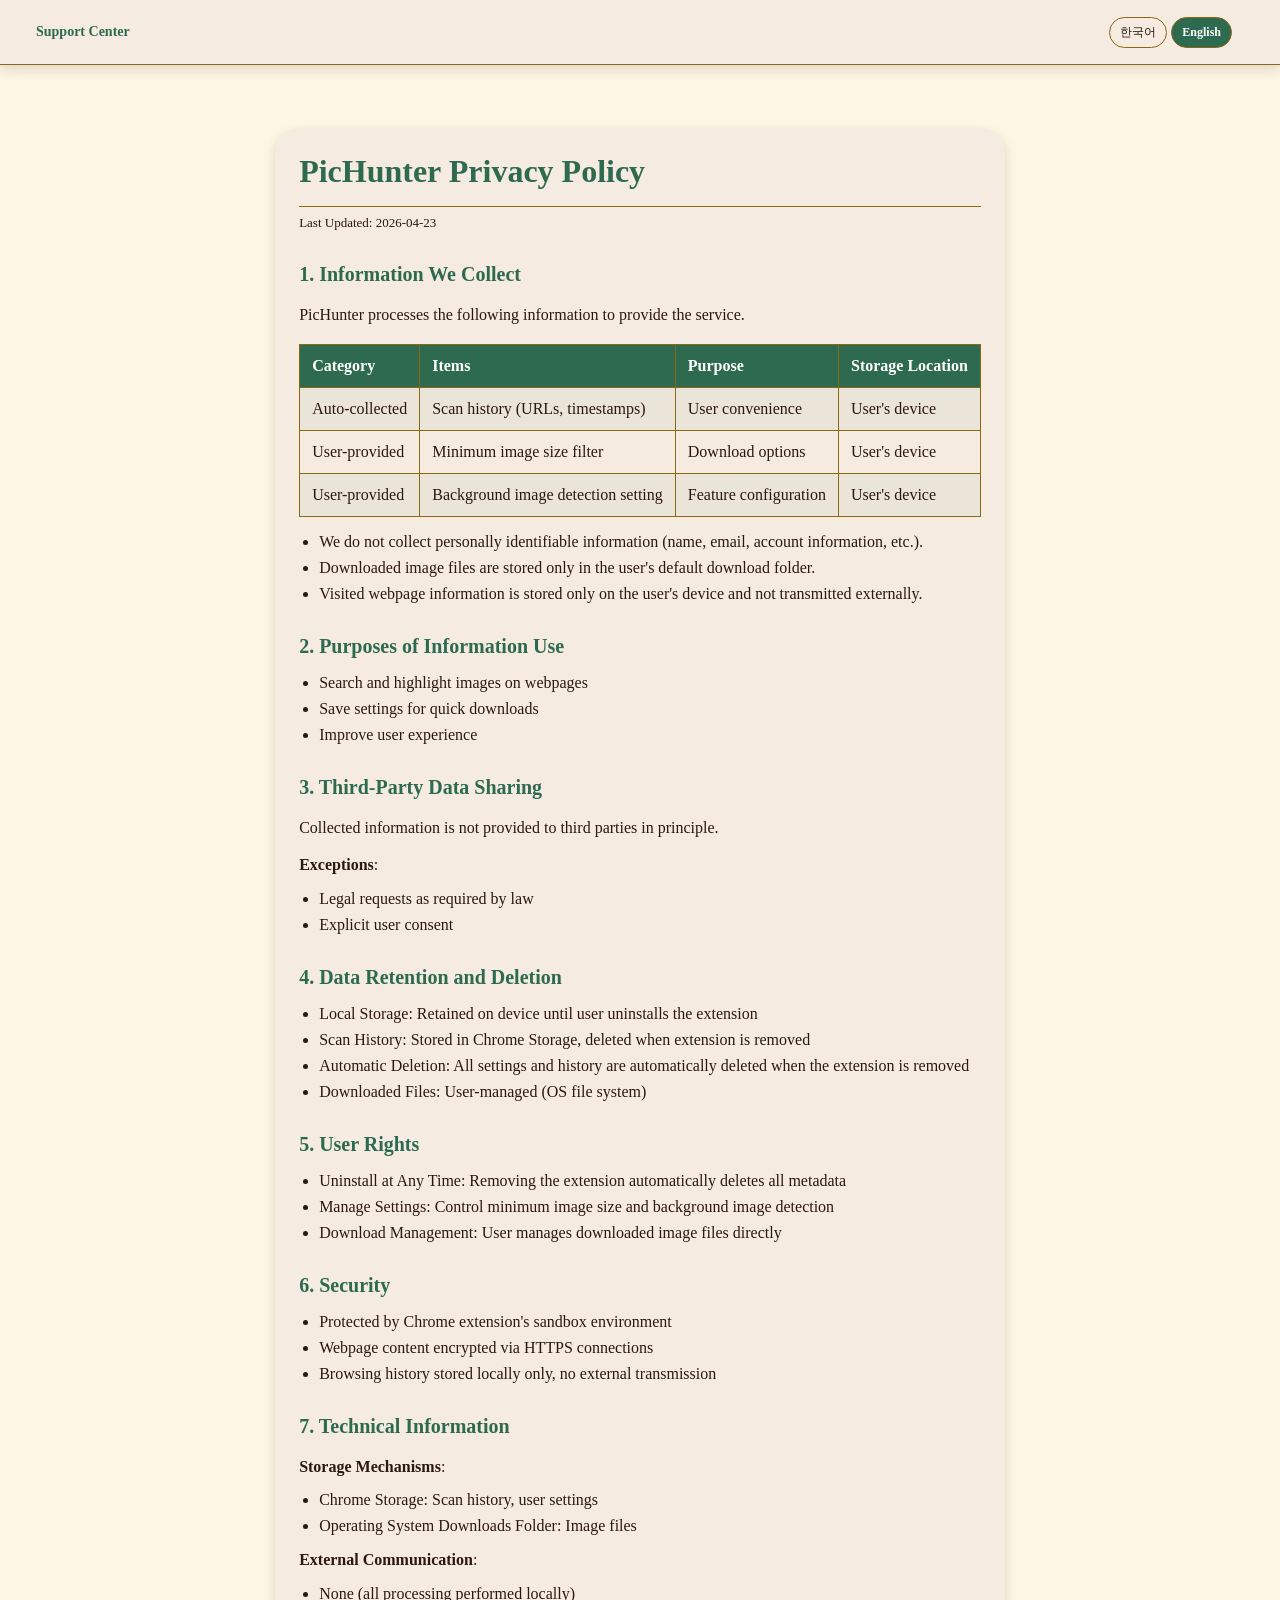
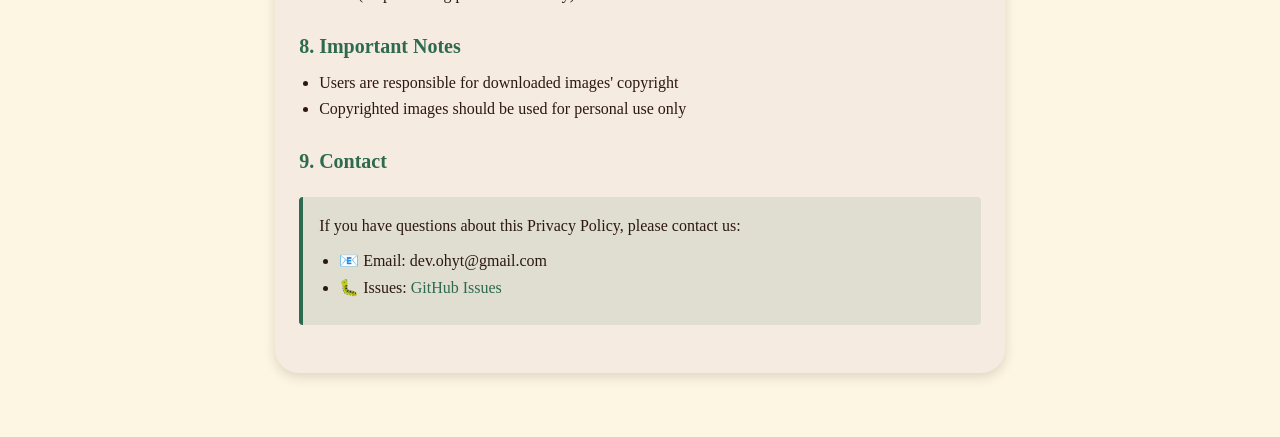
<file: docs/pichunter/privacy.html>
<!DOCTYPE html>
<html lang="ko">
<head>
    <meta charset="UTF-8">
    <meta name="viewport" content="width=device-width, initial-scale=1.0">
    <title>PicHunter 개인정보 처리방침</title>
    <link rel="stylesheet" href="../../theme/artnouveau.css">
    <link rel="stylesheet" href="../../theme/style.css">
    <style>
        .privacy-container {
            max-width: 900px;
            margin: 32px auto;
            padding: 24px;
            background-color: var(--crema-surface);
            border-radius: var(--crema-radius-md);
            box-shadow: var(--crema-shadow);
        }

        .privacy-container h1 {
            color: var(--crema-primary);
            margin-bottom: 8px;
            border-bottom: 1px solid var(--crema-border);
            padding-bottom: 16px;
        }

        .last-updated {
            color: var(--crema-text-muted);
            font-size: 13px;
            margin-bottom: 24px;
        }

        .privacy-container h2 {
            color: var(--crema-primary);
            margin-top: 32px;
            margin-bottom: 16px;
            font-size: 20px;
        }

        .privacy-container h3 {
            color: var(--crema-text);
            margin-top: 20px;
            margin-bottom: 12px;
            font-size: 16px;
        }

        .privacy-container p {
            line-height: 1.6;
            margin-bottom: 12px;
            color: var(--crema-text);
        }

        .privacy-container ul,
        .privacy-container ol {
            margin-left: 20px;
            margin-bottom: 12px;
        }

        .privacy-container li {
            margin-bottom: 8px;
            color: var(--crema-text);
        }

        .privacy-container table {
            width: 100%;
            border-collapse: collapse;
            margin: 16px 0;
        }

        .privacy-container table th,
        .privacy-container table td {
            border: 1px solid var(--crema-border);
            padding: 12px;
            text-align: left;
            color: var(--crema-text);
        }

        .privacy-container table th {
            background-color: var(--crema-primary);
            color: var(--crema-text-on-primary);
            font-weight: bold;
        }

        .privacy-container table tr:nth-child(even) {
            background-color: rgba(45, 106, 79, 0.05);
        }

        .contact-info {
            background-color: rgba(45, 106, 79, 0.1);
            border-left: 4px solid var(--crema-primary);
            padding: 16px;
            margin: 24px 0;
            border-radius: 4px;
        }

        .contact-info a {
            color: var(--crema-primary);
            text-decoration: none;
        }

        .contact-info a:hover {
            text-decoration: underline;
        }

        @media (max-width: 768px) {
            .privacy-container {
                margin: 16px;
                padding: 16px;
            }

            .privacy-container table {
                font-size: 13px;
            }

            .privacy-container table th,
            .privacy-container table td {
                padding: 8px;
            }
        }
    </style>
</head>
<body>
    <nav id="nav">
        <div class="nav-inner">
            <h3><a href="../../" id="logo" style="color: inherit; text-decoration: none; cursor: pointer;">Support Center</a></h3>
            <div id="lang-switcher">
                <button class="lang-btn" data-lang="ko">한국어</button>
                <button class="lang-btn active" data-lang="en">English</button>
            </div>
            <button id="menu-toggle" class="menu-toggle">☰</button>
            <ul id="nav-list"></ul>
        </div>
    </nav>
    <div id="mobile-menu" class="mobile-menu">
        <ul id="mobile-nav-list"></ul>
    </div>

    <main>
        <div class="privacy-container">
            <h1 id="title">PicHunter 개인정보 처리방침</h1>
            <div class="last-updated" id="updated">최종 수정일: 2026-04-23</div>

            <h2 id="h-collect">1. 수집하는 정보</h2>
            <p id="p-collect">PicHunter는 서비스 제공을 위해 다음 정보를 처리합니다.</p>
            <table id="table-collect"></table>
            <ul id="list-collect"></ul>

            <h2 id="h-purpose">2. 정보의 이용 목적</h2>
            <ul id="list-purpose"></ul>

            <h2 id="h-sharing">3. 정보의 제3자 제공</h2>
            <p id="p-sharing">수집된 정보는 원칙적으로 제3자에게 제공하지 않습니다.</p>
            <p id="p-exceptions"><strong id="exceptions-label">예외</strong>:</p>
            <ul id="list-exceptions"></ul>

            <h2 id="h-retention">4. 정보의 보관 및 파기</h2>
            <ul id="list-retention"></ul>

            <h2 id="h-rights">5. 사용자의 권리</h2>
            <ul id="list-rights"></ul>

            <h2 id="h-security">6. 보안</h2>
            <ul id="list-security"></ul>

            <h2 id="h-technical">7. 기술 정보</h2>
            <p id="p-technical-storage"><strong id="storage-label">저장 메커니즘</strong>:</p>
            <ul id="list-storage"></ul>
            <p id="p-technical-communication"><strong id="communication-label">외부 통신</strong>:</p>
            <ul id="list-communication"></ul>

            <h2 id="h-notes">8. 주의사항</h2>
            <ul id="list-notes"></ul>

            <h2 id="h-contact">9. 문의</h2>
            <div class="contact-info">
                <p id="p-contact">개인정보 처리방침에 관한 문의는 아래로 접수해 주세요.</p>
                <ul id="list-contact"></ul>
            </div>
        </div>
    </main>

    <script>
        // 다국어 데이터
        const i18n = {
            ko: {
                title: 'PicHunter 개인정보 처리방침',
                updated: '최종 수정일: 2026-04-23',
                h_collect: '1. 수집하는 정보',
                p_collect: 'PicHunter는 서비스 제공을 위해 다음 정보를 처리합니다.',
                table_headers: ['구분', '항목', '목적', '저장 위치'],
                table_rows: [
                    ['자동 수집', '스캔 이력 (URL, 타임스탬프)', '사용자 편의성', '사용자 기기'],
                    ['사용자 설정', '최소 이미지 크기 필터', '다운로드 옵션', '사용자 기기'],
                    ['사용자 설정', '배경 이미지 감지 여부', '기능 설정', '사용자 기기']
                ],
                list_collect: [
                    '개인 식별 정보(이름, 이메일, 계정 정보 등)는 수집하지 않습니다.',
                    '다운로드한 이미지 파일은 사용자의 기본 다운로드 폴더에만 저장됩니다.',
                    '방문한 웹페이지 정보는 사용자 기기에만 저장되며, 외부로 전송되지 않습니다.'
                ],
                h_purpose: '2. 정보의 이용 목적',
                list_purpose: [
                    '웹페이지 이미지 검색 및 하이라이트 기능',
                    '빠른 다운로드를 위한 설정 저장',
                    '사용자 편의성 향상'
                ],
                h_sharing: '3. 정보의 제3자 제공',
                p_sharing: '수집된 정보는 원칙적으로 제3자에게 제공하지 않습니다.',
                exceptions_label: '예외',
                list_exceptions: [
                    '법령에 따른 요청이 있는 경우',
                    '사용자의 명시적 동의가 있는 경우'
                ],
                h_retention: '4. 정보의 보관 및 파기',
                list_retention: [
                    '로컬 저장소: 사용자가 확장을 삭제할 때까지 기기에 보관',
                    '스캔 이력: Chrome Storage에 저장, 확장 삭제 시 함께 삭제',
                    '자동 파기: 확장 프로그램 삭제 시 저장된 모든 설정 및 이력 자동 삭제',
                    '다운로드 파일: 사용자가 수동으로 관리 (OS 파일 시스템)'
                ],
                h_rights: '5. 사용자의 권리',
                list_rights: [
                    '언제든지 확장 삭제: 확장을 제거하면 모든 메타데이터가 자동으로 삭제됩니다',
                    '설정 직접 관리: 최소 이미지 크기, 배경 이미지 감지 설정 제어',
                    '다운로드 관리: 다운로드한 이미지 파일은 사용자가 직접 관리'
                ],
                h_security: '6. 보안',
                list_security: [
                    'Chrome 확장의 sandbox 환경으로 보호됨',
                    '웹페이지 콘텐츠는 HTTPS 연결로 암호화',
                    '방문 기록은 로컬에만 저장, 외부 전송 없음'
                ],
                h_technical: '7. 기술 정보',
                p_technical_storage: '저장 메커니즘',
                list_storage: [
                    'Chrome Storage: 스캔 이력, 사용자 설정',
                    '운영체제 다운로드 폴더: 이미지 파일'
                ],
                p_technical_communication: '외부 통신',
                list_communication: [
                    '없음 (모든 처리가 로컬에서 수행)'
                ],
                h_notes: '8. 주의사항',
                list_notes: [
                    '다운로드한 이미지의 저작권은 사용자의 책임입니다',
                    '저작권이 있는 이미지는 개인용도로만 사용하세요'
                ],
                h_contact: '9. 문의',
                p_contact: '개인정보 처리방침에 관한 문의는 아래로 접수해 주세요.',
                list_contact: [
                    '📧 이메일: dev.ohyt@gmail.com',
                    '🐛 이슈: <a href="https://github.com/vrwolf1004/support-center/issues" target="_blank">GitHub Issues</a>'
                ]
            },
            en: {
                title: 'PicHunter Privacy Policy',
                updated: 'Last Updated: 2026-04-23',
                h_collect: '1. Information We Collect',
                p_collect: 'PicHunter processes the following information to provide the service.',
                table_headers: ['Category', 'Items', 'Purpose', 'Storage Location'],
                table_rows: [
                    ['Auto-collected', 'Scan history (URLs, timestamps)', 'User convenience', "User's device"],
                    ['User-provided', 'Minimum image size filter', 'Download options', "User's device"],
                    ['User-provided', 'Background image detection setting', 'Feature configuration', "User's device"]
                ],
                list_collect: [
                    'We do not collect personally identifiable information (name, email, account information, etc.).',
                    'Downloaded image files are stored only in the user\'s default download folder.',
                    'Visited webpage information is stored only on the user\'s device and not transmitted externally.'
                ],
                h_purpose: '2. Purposes of Information Use',
                list_purpose: [
                    'Search and highlight images on webpages',
                    'Save settings for quick downloads',
                    'Improve user experience'
                ],
                h_sharing: '3. Third-Party Data Sharing',
                p_sharing: 'Collected information is not provided to third parties in principle.',
                exceptions_label: 'Exceptions',
                list_exceptions: [
                    'Legal requests as required by law',
                    'Explicit user consent'
                ],
                h_retention: '4. Data Retention and Deletion',
                list_retention: [
                    'Local Storage: Retained on device until user uninstalls the extension',
                    'Scan History: Stored in Chrome Storage, deleted when extension is removed',
                    'Automatic Deletion: All settings and history are automatically deleted when the extension is removed',
                    'Downloaded Files: User-managed (OS file system)'
                ],
                h_rights: '5. User Rights',
                list_rights: [
                    'Uninstall at Any Time: Removing the extension automatically deletes all metadata',
                    'Manage Settings: Control minimum image size and background image detection',
                    'Download Management: User manages downloaded image files directly'
                ],
                h_security: '6. Security',
                list_security: [
                    'Protected by Chrome extension\'s sandbox environment',
                    'Webpage content encrypted via HTTPS connections',
                    'Browsing history stored locally only, no external transmission'
                ],
                h_technical: '7. Technical Information',
                p_technical_storage: 'Storage Mechanisms',
                list_storage: [
                    'Chrome Storage: Scan history, user settings',
                    'Operating System Downloads Folder: Image files'
                ],
                p_technical_communication: 'External Communication',
                list_communication: [
                    'None (all processing performed locally)'
                ],
                h_notes: '8. Important Notes',
                list_notes: [
                    'Users are responsible for downloaded images\' copyright',
                    'Copyrighted images should be used for personal use only'
                ],
                h_contact: '9. Contact',
                p_contact: 'If you have questions about this Privacy Policy, please contact us:',
                list_contact: [
                    '📧 Email: dev.ohyt@gmail.com',
                    '🐛 Issues: <a href="https://github.com/vrwolf1004/support-center/issues" target="_blank">GitHub Issues</a>'
                ]
            }
        };

        // 언어 설정
        const currentLang = localStorage.getItem('lang') || 'en';
        const text = i18n[currentLang] || i18n.ko;

        // 페이지 초기화
        document.addEventListener('DOMContentLoaded', () => {
            // 제목 업데이트
            document.title = text.title + ' - Support Center';
            document.getElementById('title').textContent = text.title;
            document.getElementById('updated').textContent = text.updated;

            // 섹션 제목
            document.getElementById('h-collect').textContent = text.h_collect;
            document.getElementById('p-collect').textContent = text.p_collect;
            document.getElementById('h-purpose').textContent = text.h_purpose;
            document.getElementById('h-sharing').textContent = text.h_sharing;
            document.getElementById('p-sharing').textContent = text.p_sharing;
            document.getElementById('exceptions-label').textContent = text.exceptions_label;
            document.getElementById('h-retention').textContent = text.h_retention;
            document.getElementById('h-rights').textContent = text.h_rights;
            document.getElementById('h-security').textContent = text.h_security;
            document.getElementById('h-technical').textContent = text.h_technical;
            document.getElementById('storage-label').textContent = text.p_technical_storage;
            document.getElementById('communication-label').textContent = text.p_technical_communication;
            document.getElementById('h-notes').textContent = text.h_notes;
            document.getElementById('h-contact').textContent = text.h_contact;
            document.getElementById('p-contact').textContent = text.p_contact;

            // 테이블
            const tableHtml = `
                <tr>
                    ${text.table_headers.map(h => `<th>${h}</th>`).join('')}
                </tr>
                ${text.table_rows.map(row => `<tr>${row.map(cell => `<td>${cell}</td>`).join('')}</tr>`).join('')}
            `;
            document.getElementById('table-collect').innerHTML = tableHtml;

            // 리스트들
            document.getElementById('list-collect').innerHTML = text.list_collect.map(item => `<li>${item}</li>`).join('');
            document.getElementById('list-purpose').innerHTML = text.list_purpose.map(item => `<li>${item}</li>`).join('');
            document.getElementById('list-exceptions').innerHTML = text.list_exceptions.map(item => `<li>${item}</li>`).join('');
            document.getElementById('list-retention').innerHTML = text.list_retention.map(item => `<li>${item}</li>`).join('');
            document.getElementById('list-rights').innerHTML = text.list_rights.map(item => `<li>${item}</li>`).join('');
            document.getElementById('list-security').innerHTML = text.list_security.map(item => `<li>${item}</li>`).join('');
            document.getElementById('list-storage').innerHTML = text.list_storage.map(item => `<li>${item}</li>`).join('');
            document.getElementById('list-communication').innerHTML = text.list_communication.map(item => `<li>${item}</li>`).join('');
            document.getElementById('list-notes').innerHTML = text.list_notes.map(item => `<li>${item}</li>`).join('');
            document.getElementById('list-contact').innerHTML = text.list_contact.map(item => `<li>${item}</li>`).join('');

            // 언어 버튼
            document.querySelectorAll('.lang-btn').forEach(btn => {
                btn.classList.toggle('active', btn.dataset.lang === currentLang);
                btn.addEventListener('click', () => {
                    if (btn.dataset.lang !== currentLang) {
                        localStorage.setItem('lang', btn.dataset.lang);
                        location.reload();
                    }
                });
            });

            // 로고 링크
            document.getElementById('logo').addEventListener('click', () => {
                window.location.href = '../../';
            });
        });
    </script>
</body>
</html>
</file>
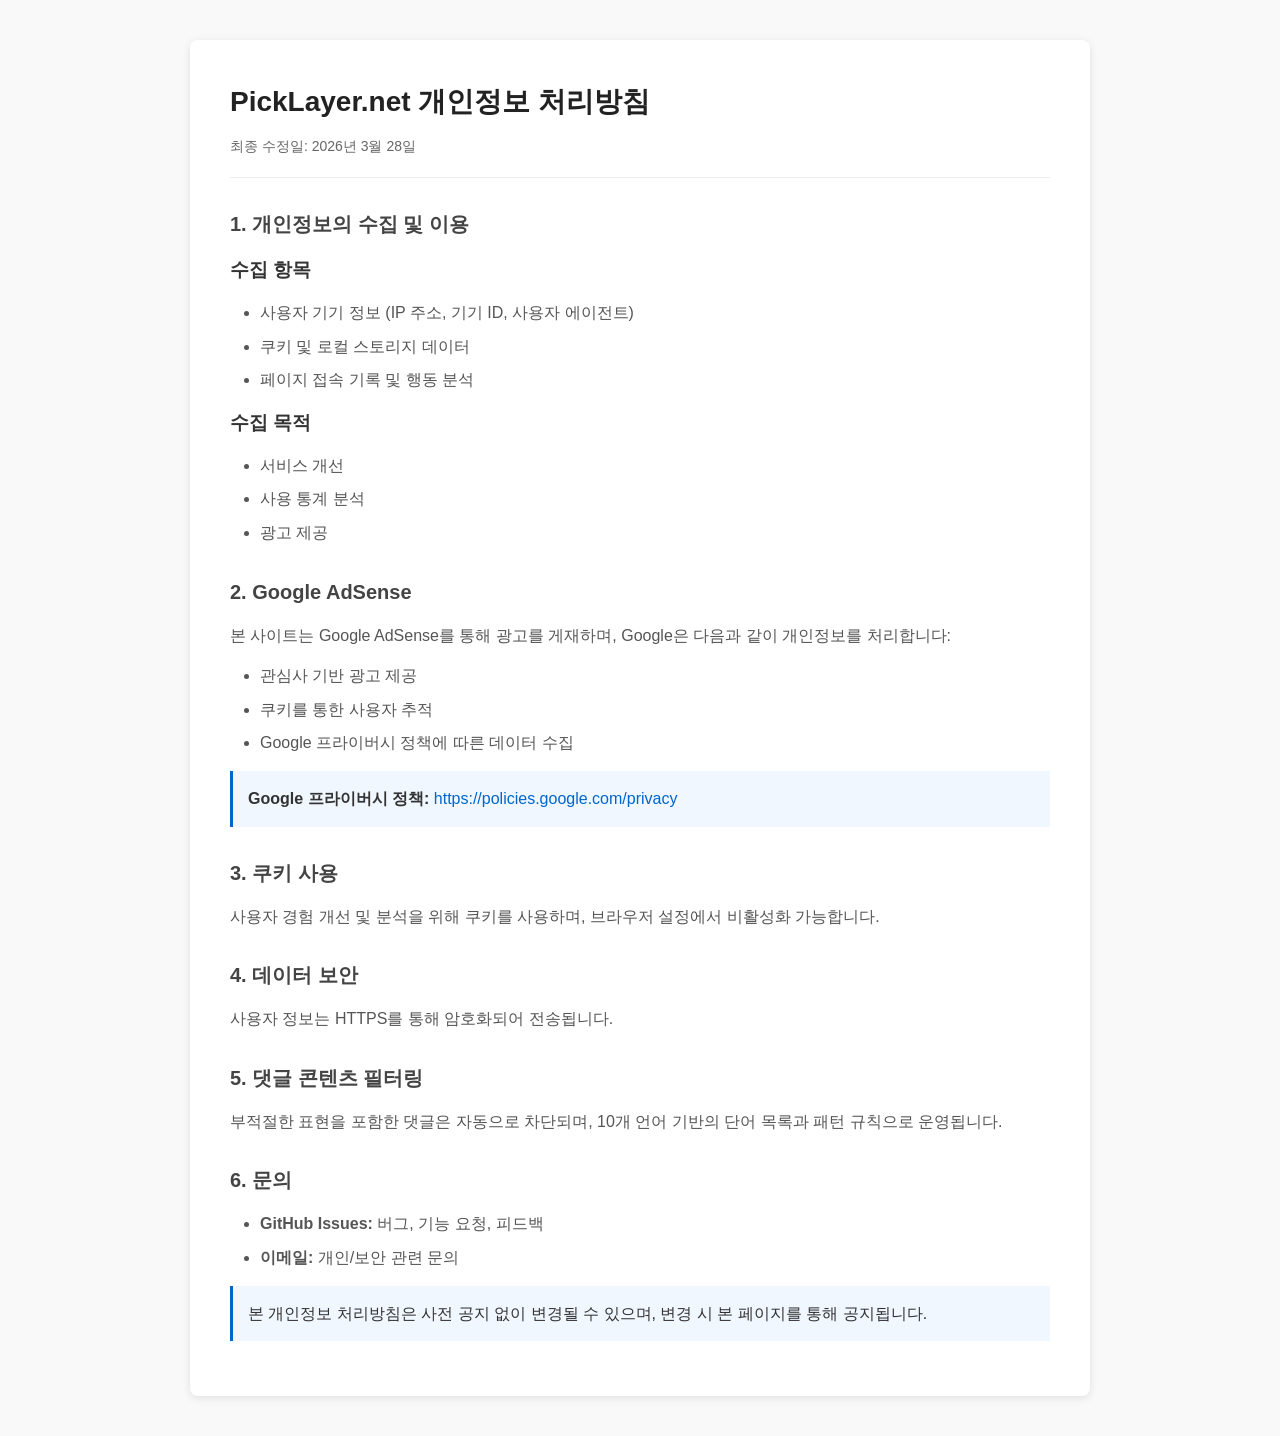
<file: docs/picklayer/privacy.html>
<!DOCTYPE html>
<html lang="ko">
<head>
    <meta charset="UTF-8">
    <meta name="viewport" content="width=device-width, initial-scale=1.0">
    <title>PickLayer - 개인정보 처리방침</title>
    <style>
        * {
            margin: 0;
            padding: 0;
            box-sizing: border-box;
        }
        body {
            font-family: -apple-system, BlinkMacSystemFont, 'Segoe UI', Roboto, Oxygen, Ubuntu, Cantarell, sans-serif;
            line-height: 1.6;
            color: #333;
            background: #f9f9f9;
        }
        .container {
            max-width: 900px;
            margin: 40px auto;
            padding: 40px;
            background: white;
            border-radius: 8px;
            box-shadow: 0 2px 8px rgba(0, 0, 0, 0.1);
        }
        h1 {
            color: #222;
            margin-bottom: 10px;
            font-size: 28px;
        }
        .last-updated {
            color: #666;
            font-size: 14px;
            margin-bottom: 30px;
            padding-bottom: 20px;
            border-bottom: 1px solid #eee;
        }
        h2 {
            color: #444;
            margin: 30px 0 15px 0;
            font-size: 20px;
        }
        p {
            margin-bottom: 15px;
            color: #555;
        }
        ul, ol {
            margin: 15px 0 15px 30px;
            color: #555;
        }
        li {
            margin-bottom: 8px;
        }
        table {
            width: 100%;
            border-collapse: collapse;
            margin: 15px 0;
        }
        th, td {
            border: 1px solid #ddd;
            padding: 12px;
            text-align: left;
        }
        th {
            background: #f5f5f5;
            font-weight: 600;
        }
        a {
            color: #0066cc;
            text-decoration: none;
        }
        a:hover {
            text-decoration: underline;
        }
        .highlight {
            background: #f0f7ff;
            padding: 15px;
            border-left: 3px solid #0066cc;
            margin: 15px 0;
        }
    </style>
</head>
<body>
    <div class="container">
        <h1>PickLayer.net 개인정보 처리방침</h1>
        <div class="last-updated">최종 수정일: 2026년 3월 28일</div>

        <h2>1. 개인정보의 수집 및 이용</h2>
        <h3>수집 항목</h3>
        <ul>
            <li>사용자 기기 정보 (IP 주소, 기기 ID, 사용자 에이전트)</li>
            <li>쿠키 및 로컬 스토리지 데이터</li>
            <li>페이지 접속 기록 및 행동 분석</li>
        </ul>

        <h3>수집 목적</h3>
        <ul>
            <li>서비스 개선</li>
            <li>사용 통계 분석</li>
            <li>광고 제공</li>
        </ul>

        <h2>2. Google AdSense</h2>
        <p>본 사이트는 Google AdSense를 통해 광고를 게재하며, Google은 다음과 같이 개인정보를 처리합니다:</p>
        <ul>
            <li>관심사 기반 광고 제공</li>
            <li>쿠키를 통한 사용자 추적</li>
            <li>Google 프라이버시 정책에 따른 데이터 수집</li>
        </ul>
        <div class="highlight">
            <strong>Google 프라이버시 정책:</strong> <a href="https://policies.google.com/privacy" target="_blank">https://policies.google.com/privacy</a>
        </div>

        <h2>3. 쿠키 사용</h2>
        <p>사용자 경험 개선 및 분석을 위해 쿠키를 사용하며, 브라우저 설정에서 비활성화 가능합니다.</p>

        <h2>4. 데이터 보안</h2>
        <p>사용자 정보는 HTTPS를 통해 암호화되어 전송됩니다.</p>

        <h2>5. 댓글 콘텐츠 필터링</h2>
        <p>부적절한 표현을 포함한 댓글은 자동으로 차단되며, 10개 언어 기반의 단어 목록과 패턴 규칙으로 운영됩니다.</p>

        <h2>6. 문의</h2>
        <ul>
            <li><strong>GitHub Issues:</strong> 버그, 기능 요청, 피드백</li>
            <li><strong>이메일:</strong> 개인/보안 관련 문의</li>
        </ul>

        <div class="highlight">
            본 개인정보 처리방침은 사전 공지 없이 변경될 수 있으며, 변경 시 본 페이지를 통해 공지됩니다.
        </div>
    </div>
</body>
</html>
</file>
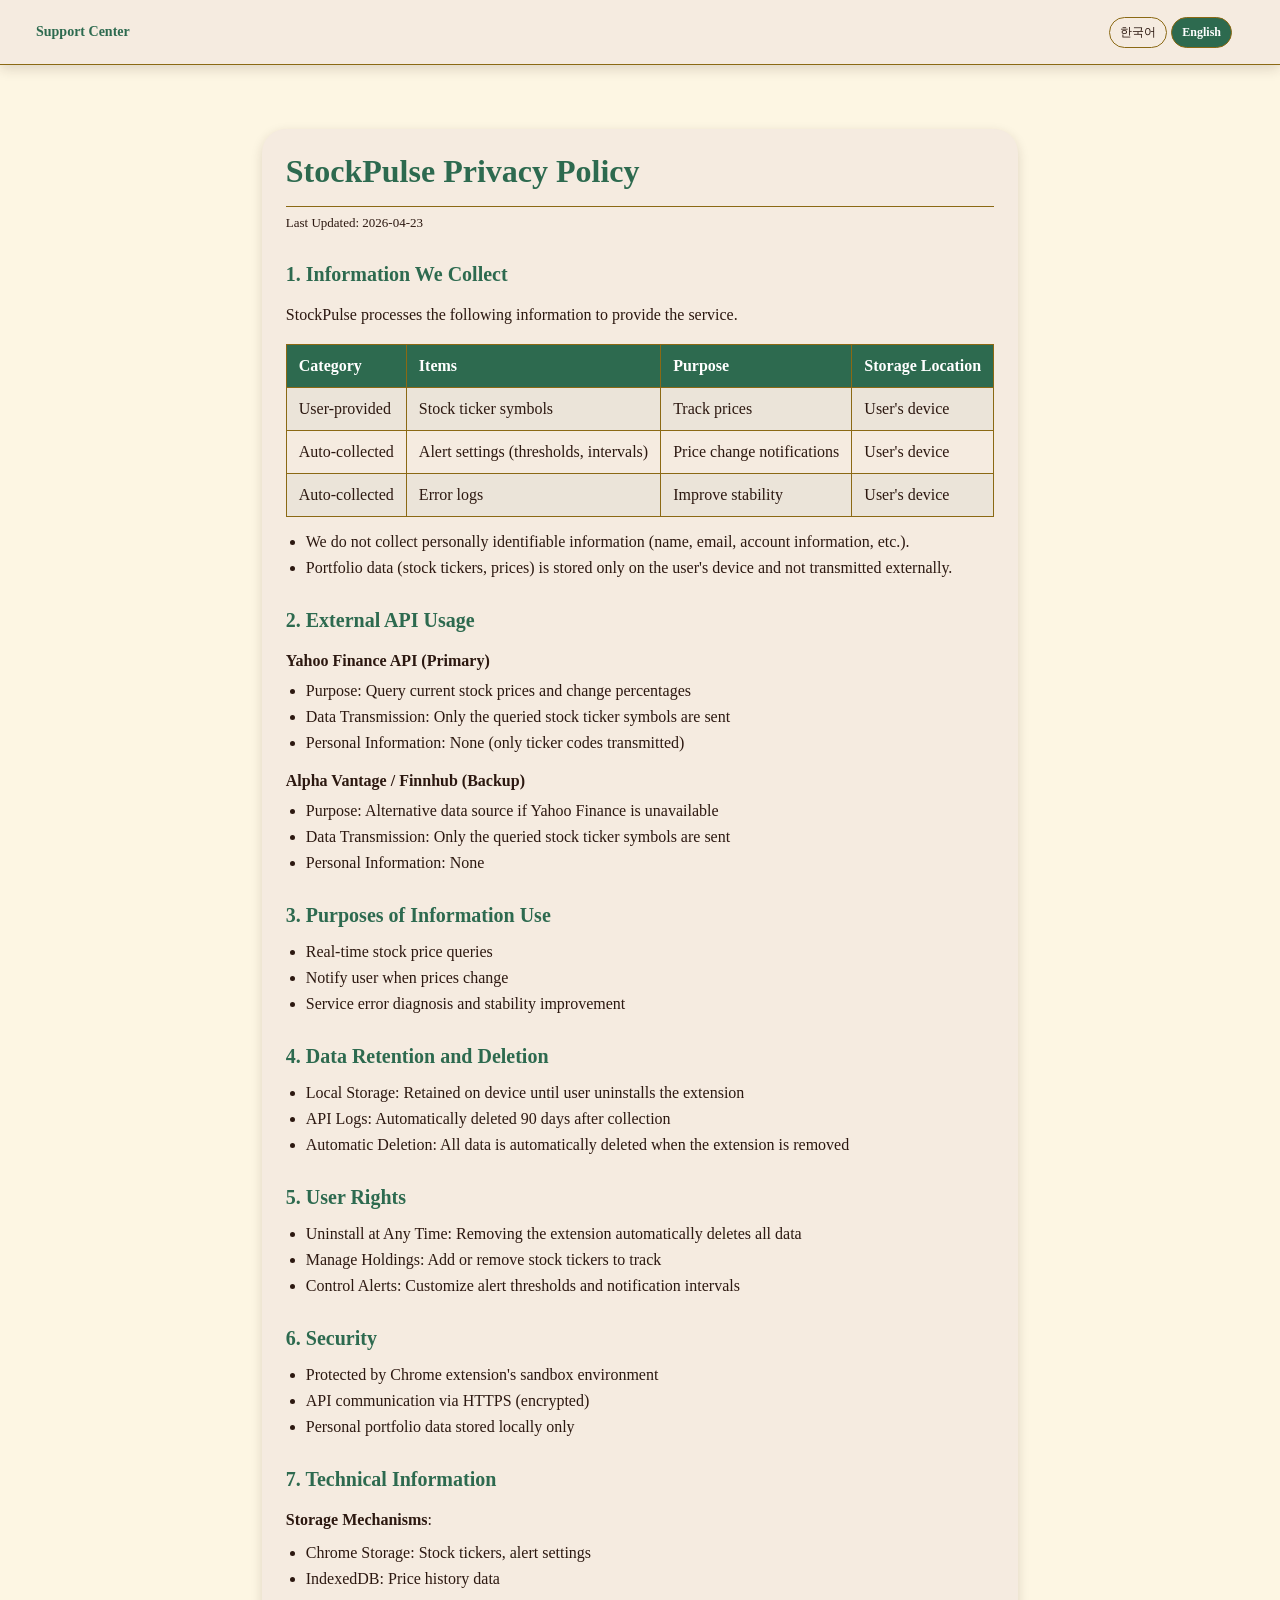
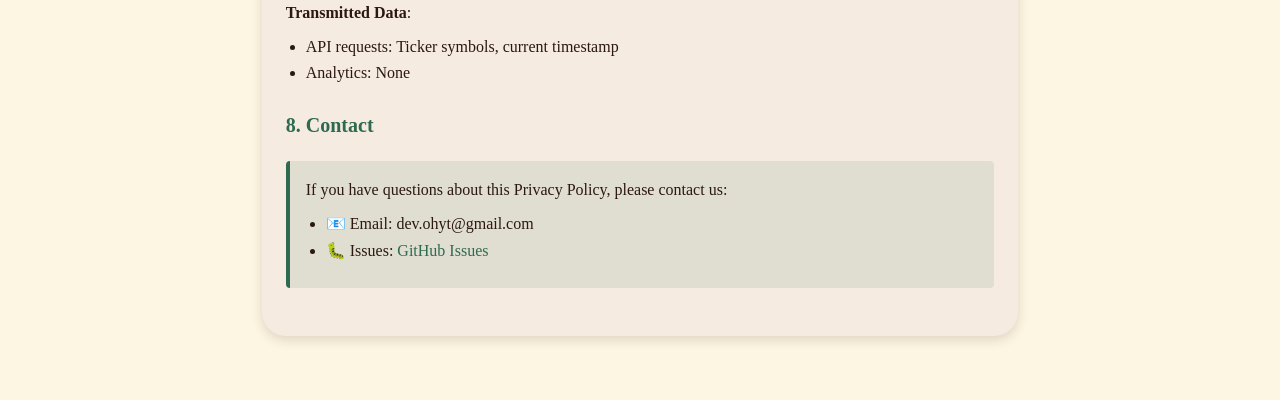
<file: docs/stockpulse/privacy.html>
<!DOCTYPE html>
<html lang="ko">
<head>
    <meta charset="UTF-8">
    <meta name="viewport" content="width=device-width, initial-scale=1.0">
    <title>StockPulse 개인정보 처리방침</title>
    <link rel="stylesheet" href="../../theme/artnouveau.css">
    <link rel="stylesheet" href="../../theme/style.css">
    <style>
        .privacy-container { max-width: 900px; margin: 32px auto; padding: 24px; background-color: var(--crema-surface); border-radius: var(--crema-radius-md); box-shadow: var(--crema-shadow); }
        .privacy-container h1 { color: var(--crema-primary); margin-bottom: 8px; border-bottom: 1px solid var(--crema-border); padding-bottom: 16px; }
        .last-updated { color: var(--crema-text-muted); font-size: 13px; margin-bottom: 24px; }
        .privacy-container h2 { color: var(--crema-primary); margin-top: 32px; margin-bottom: 16px; font-size: 20px; }
        .privacy-container h3 { color: var(--crema-text); margin-top: 20px; margin-bottom: 12px; font-size: 16px; }
        .privacy-container p { line-height: 1.6; margin-bottom: 12px; color: var(--crema-text); }
        .privacy-container ul, .privacy-container ol { margin-left: 20px; margin-bottom: 12px; }
        .privacy-container li { margin-bottom: 8px; color: var(--crema-text); }
        .privacy-container table { width: 100%; border-collapse: collapse; margin: 16px 0; }
        .privacy-container table th, .privacy-container table td { border: 1px solid var(--crema-border); padding: 12px; text-align: left; color: var(--crema-text); }
        .privacy-container table th { background-color: var(--crema-primary); color: var(--crema-text-on-primary); font-weight: bold; }
        .privacy-container table tr:nth-child(even) { background-color: rgba(45, 106, 79, 0.05); }
        .contact-info { background-color: rgba(45, 106, 79, 0.1); border-left: 4px solid var(--crema-primary); padding: 16px; margin: 24px 0; border-radius: 4px; }
        .contact-info a { color: var(--crema-primary); text-decoration: none; }
        .contact-info a:hover { text-decoration: underline; }
        @media (max-width: 768px) { .privacy-container { margin: 16px; padding: 16px; } .privacy-container table { font-size: 13px; } .privacy-container table th, .privacy-container table td { padding: 8px; } }
    </style>
</head>
<body>
    <nav id="nav">
        <div class="nav-inner">
            <h3><a href="../../" id="logo" style="color: inherit; text-decoration: none; cursor: pointer;">Support Center</a></h3>
            <div id="lang-switcher">
                <button class="lang-btn" data-lang="ko">한국어</button>
                <button class="lang-btn active" data-lang="en">English</button>
            </div>
            <button id="menu-toggle" class="menu-toggle">☰</button>
            <ul id="nav-list"></ul>
        </div>
    </nav>
    <div id="mobile-menu" class="mobile-menu">
        <ul id="mobile-nav-list"></ul>
    </div>

    <main>
        <div class="privacy-container">
            <h1 id="title">StockPulse 개인정보 처리방침</h1>
            <div class="last-updated" id="updated">최종 수정일: 2026-04-23</div>

            <h2 id="h-collect">1. 수집하는 정보</h2>
            <p id="p-collect">StockPulse는 서비스 제공을 위해 다음 정보를 처리합니다.</p>
            <table id="table-collect"></table>
            <ul id="list-collect"></ul>

            <h2 id="h-api">2. 외부 API 사용</h2>
            <h3 id="h-yahoo">Yahoo Finance API (기본)</h3>
            <ul id="list-yahoo"></ul>
            <h3 id="h-backup">Alpha Vantage / Finnhub (백업)</h3>
            <ul id="list-backup"></ul>

            <h2 id="h-purpose">3. 정보의 이용 목적</h2>
            <ul id="list-purpose"></ul>

            <h2 id="h-retention">4. 정보의 보관 및 파기</h2>
            <ul id="list-retention"></ul>

            <h2 id="h-rights">5. 사용자의 권리</h2>
            <ul id="list-rights"></ul>

            <h2 id="h-security">6. 보안</h2>
            <ul id="list-security"></ul>

            <h2 id="h-technical">7. 기술 정보</h2>
            <p id="p-technical-storage"><strong id="storage-label">저장 메커니즘</strong>:</p>
            <ul id="list-storage"></ul>
            <p id="p-technical-communication"><strong id="communication-label">전송되는 데이터</strong>:</p>
            <ul id="list-communication"></ul>

            <h2 id="h-contact">8. 문의</h2>
            <div class="contact-info">
                <p id="p-contact">개인정보 처리방침에 관한 문의는 아래로 접수해 주세요.</p>
                <ul id="list-contact"></ul>
            </div>
        </div>
    </main>

    <script>
        const i18n = {
            ko: {
                title: 'StockPulse 개인정보 처리방침',
                updated: '최종 수정일: 2026-04-23',
                h_collect: '1. 수집하는 정보',
                p_collect: 'StockPulse는 서비스 제공을 위해 다음 정보를 처리합니다.',
                table_headers: ['구분', '항목', '목적', '저장 위치'],
                table_rows: [
                    ['사용자 입력', '주식 종목 코드', '가격 추적', '사용자 기기'],
                    ['자동 수집', '알림 설정 (임계치, 간격)', '가격 변동 알림', '사용자 기기'],
                    ['자동 수집', '오류 로그', '안정성 개선', '사용자 기기']
                ],
                list_collect: [
                    '개인 식별 정보(이름, 이메일, 계정 정보 등)는 수집하지 않습니다.',
                    '포트폴리오 데이터(주식 종목, 가격 등)는 사용자 기기에만 저장되며, 외부로 전송되지 않습니다.'
                ],
                h_api: '2. 외부 API 사용',
                h_yahoo: 'Yahoo Finance API (기본)',
                list_yahoo: [
                    '목적: 주식 현재가, 변동률 조회',
                    '데이터 전송: 조회하는 주식 종목 코드만 전송',
                    '개인정보 포함 여부: 없음 (종목 코드만 전송)'
                ],
                h_backup: 'Alpha Vantage / Finnhub (백업)',
                list_backup: [
                    '목적: Yahoo Finance 오류 시 대체 데이터 소스',
                    '데이터 전송: 조회하는 주식 종목 코드만 전송',
                    '개인정보 포함 여부: 없음'
                ],
                h_purpose: '3. 정보의 이용 목적',
                list_purpose: [
                    '주식 가격 실시간 조회',
                    '가격 변동 시 사용자 알림',
                    '서비스 오류 진단 및 안정성 개선'
                ],
                h_retention: '4. 정보의 보관 및 파기',
                list_retention: [
                    '로컬 저장소: 사용자가 확장을 삭제할 때까지 기기에 보관',
                    'API 로그: 수집일로부터 90일 후 자동 삭제',
                    '자동 파기: 확장 프로그램 삭제 시 저장된 모든 데이터 자동 삭제'
                ],
                h_rights: '5. 사용자의 권리',
                list_rights: [
                    '언제든지 확장 삭제: 확장을 제거하면 모든 데이터가 자동으로 삭제됩니다',
                    '종목 관리: 추적하는 주식 종목 추가/제거 가능',
                    '알림 설정 제어: 임계치 및 알림 간격 사용자 설정'
                ],
                h_security: '6. 보안',
                list_security: [
                    'Chrome 확장의 sandbox 환경으로 보호됨',
                    'HTTPS를 통한 API 통신 (암호화)',
                    '개인 포트폴리오 데이터는 로컬에만 저장'
                ],
                h_technical: '7. 기술 정보',
                p_technical_storage: '저장 메커니즘',
                list_storage: [
                    'Chrome Storage: 주식 종목, 알림 설정',
                    'IndexedDB: 가격 이력 데이터'
                ],
                p_technical_communication: '전송되는 데이터',
                list_communication: [
                    'API 요청 시: 종목 코드, 현재 시간',
                    '분석 데이터: 없음'
                ],
                h_contact: '8. 문의',
                p_contact: '개인정보 처리방침에 관한 문의는 아래로 접수해 주세요.',
                list_contact: [
                    '📧 이메일: dev.ohyt@gmail.com',
                    '🐛 이슈: <a href="https://github.com/vrwolf1004/support-center/issues" target="_blank">GitHub Issues</a>'
                ]
            },
            en: {
                title: 'StockPulse Privacy Policy',
                updated: 'Last Updated: 2026-04-23',
                h_collect: '1. Information We Collect',
                p_collect: 'StockPulse processes the following information to provide the service.',
                table_headers: ['Category', 'Items', 'Purpose', 'Storage Location'],
                table_rows: [
                    ['User-provided', 'Stock ticker symbols', 'Track prices', "User's device"],
                    ['Auto-collected', 'Alert settings (thresholds, intervals)', 'Price change notifications', "User's device"],
                    ['Auto-collected', 'Error logs', 'Improve stability', "User's device"]
                ],
                list_collect: [
                    'We do not collect personally identifiable information (name, email, account information, etc.).',
                    'Portfolio data (stock tickers, prices) is stored only on the user\'s device and not transmitted externally.'
                ],
                h_api: '2. External API Usage',
                h_yahoo: 'Yahoo Finance API (Primary)',
                list_yahoo: [
                    'Purpose: Query current stock prices and change percentages',
                    'Data Transmission: Only the queried stock ticker symbols are sent',
                    'Personal Information: None (only ticker codes transmitted)'
                ],
                h_backup: 'Alpha Vantage / Finnhub (Backup)',
                list_backup: [
                    'Purpose: Alternative data source if Yahoo Finance is unavailable',
                    'Data Transmission: Only the queried stock ticker symbols are sent',
                    'Personal Information: None'
                ],
                h_purpose: '3. Purposes of Information Use',
                list_purpose: [
                    'Real-time stock price queries',
                    'Notify user when prices change',
                    'Service error diagnosis and stability improvement'
                ],
                h_retention: '4. Data Retention and Deletion',
                list_retention: [
                    'Local Storage: Retained on device until user uninstalls the extension',
                    'API Logs: Automatically deleted 90 days after collection',
                    'Automatic Deletion: All data is automatically deleted when the extension is removed'
                ],
                h_rights: '5. User Rights',
                list_rights: [
                    'Uninstall at Any Time: Removing the extension automatically deletes all data',
                    'Manage Holdings: Add or remove stock tickers to track',
                    'Control Alerts: Customize alert thresholds and notification intervals'
                ],
                h_security: '6. Security',
                list_security: [
                    'Protected by Chrome extension\'s sandbox environment',
                    'API communication via HTTPS (encrypted)',
                    'Personal portfolio data stored locally only'
                ],
                h_technical: '7. Technical Information',
                p_technical_storage: 'Storage Mechanisms',
                list_storage: [
                    'Chrome Storage: Stock tickers, alert settings',
                    'IndexedDB: Price history data'
                ],
                p_technical_communication: 'Transmitted Data',
                list_communication: [
                    'API requests: Ticker symbols, current timestamp',
                    'Analytics: None'
                ],
                h_contact: '8. Contact',
                p_contact: 'If you have questions about this Privacy Policy, please contact us:',
                list_contact: [
                    '📧 Email: dev.ohyt@gmail.com',
                    '🐛 Issues: <a href="https://github.com/vrwolf1004/support-center/issues" target="_blank">GitHub Issues</a>'
                ]
            }
        };

        const currentLang = localStorage.getItem('lang') || 'en';
        const text = i18n[currentLang] || i18n.ko;

        document.addEventListener('DOMContentLoaded', () => {
            document.title = text.title + ' - Support Center';
            Object.keys(text).filter(k => k.startsWith('id-')).forEach(k => {
                const el = document.getElementById(k.substring(3));
                if (el) el.textContent = text[k];
            });
            document.getElementById('title').textContent = text.title;
            document.getElementById('updated').textContent = text.updated;
            document.getElementById('h-collect').textContent = text.h_collect;
            document.getElementById('p-collect').textContent = text.p_collect;
            document.getElementById('h-api').textContent = text.h_api;
            document.getElementById('h-yahoo').textContent = text.h_yahoo;
            document.getElementById('h-backup').textContent = text.h_backup;
            document.getElementById('h-purpose').textContent = text.h_purpose;
            document.getElementById('h-retention').textContent = text.h_retention;
            document.getElementById('h-rights').textContent = text.h_rights;
            document.getElementById('h-security').textContent = text.h_security;
            document.getElementById('h-technical').textContent = text.h_technical;
            document.getElementById('storage-label').textContent = text.p_technical_storage;
            document.getElementById('communication-label').textContent = text.p_technical_communication;
            document.getElementById('h-contact').textContent = text.h_contact;
            document.getElementById('p-contact').textContent = text.p_contact;

            const tableHtml = `<tr>${text.table_headers.map(h => `<th>${h}</th>`).join('')}</tr>${text.table_rows.map(row => `<tr>${row.map(cell => `<td>${cell}</td>`).join('')}</tr>`).join('')}`;
            document.getElementById('table-collect').innerHTML = tableHtml;
            document.getElementById('list-collect').innerHTML = text.list_collect.map(item => `<li>${item}</li>`).join('');
            document.getElementById('list-yahoo').innerHTML = text.list_yahoo.map(item => `<li>${item}</li>`).join('');
            document.getElementById('list-backup').innerHTML = text.list_backup.map(item => `<li>${item}</li>`).join('');
            document.getElementById('list-purpose').innerHTML = text.list_purpose.map(item => `<li>${item}</li>`).join('');
            document.getElementById('list-retention').innerHTML = text.list_retention.map(item => `<li>${item}</li>`).join('');
            document.getElementById('list-rights').innerHTML = text.list_rights.map(item => `<li>${item}</li>`).join('');
            document.getElementById('list-security').innerHTML = text.list_security.map(item => `<li>${item}</li>`).join('');
            document.getElementById('list-storage').innerHTML = text.list_storage.map(item => `<li>${item}</li>`).join('');
            document.getElementById('list-communication').innerHTML = text.list_communication.map(item => `<li>${item}</li>`).join('');
            document.getElementById('list-contact').innerHTML = text.list_contact.map(item => `<li>${item}</li>`).join('');

            document.querySelectorAll('.lang-btn').forEach(btn => {
                btn.classList.toggle('active', btn.dataset.lang === currentLang);
                btn.addEventListener('click', () => {
                    if (btn.dataset.lang !== currentLang) {
                        localStorage.setItem('lang', btn.dataset.lang);
                        location.reload();
                    }
                });
            });

            document.getElementById('logo').addEventListener('click', () => {
                window.location.href = '../../';
            });
        });
    </script>
</body>
</html>
</file>
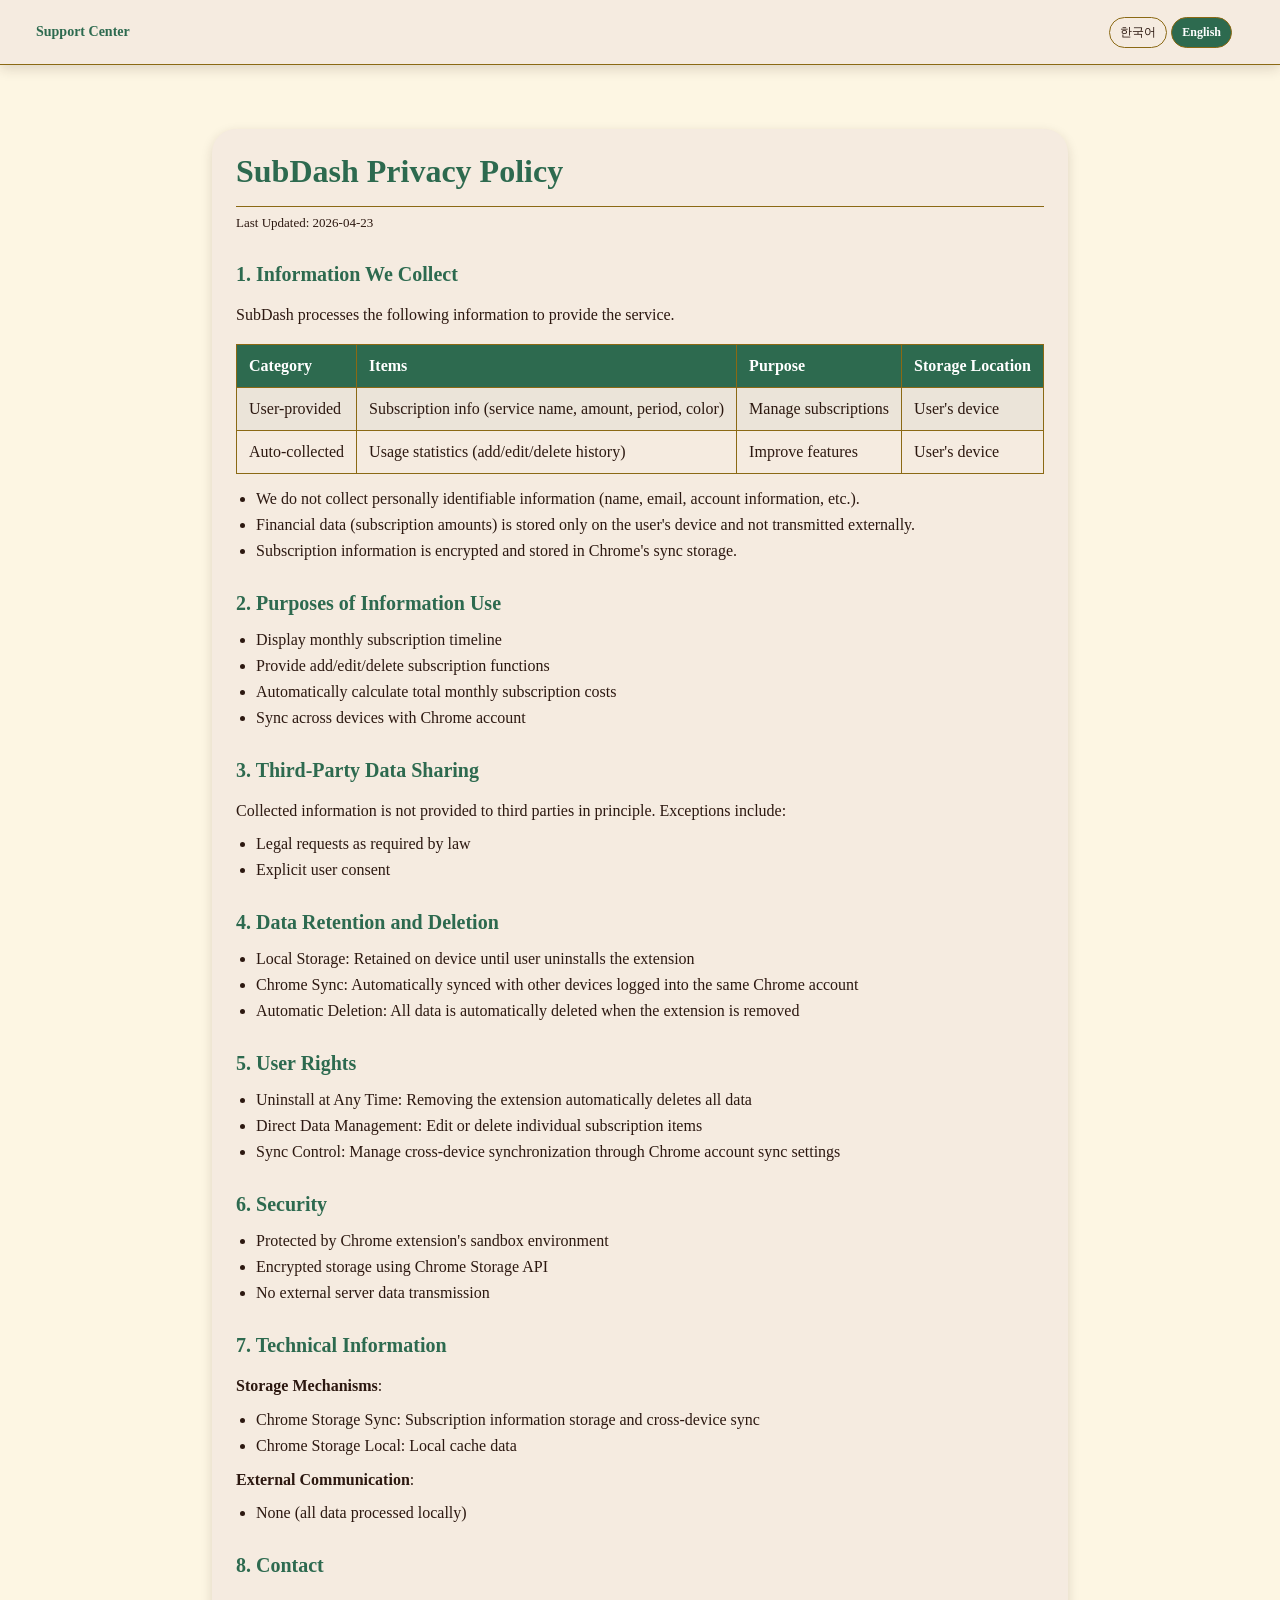
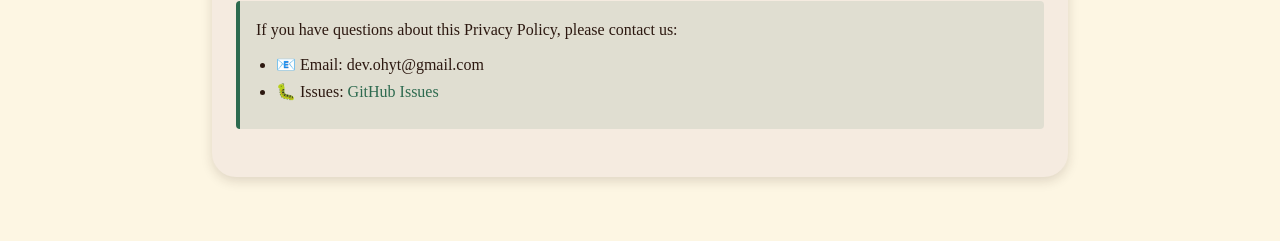
<file: docs/subdash/privacy.html>
<!DOCTYPE html>
<html lang="ko">
<head>
    <meta charset="UTF-8">
    <meta name="viewport" content="width=device-width, initial-scale=1.0">
    <title>SubDash 개인정보 처리방침</title>
    <link rel="stylesheet" href="../../theme/artnouveau.css">
    <link rel="stylesheet" href="../../theme/style.css">
    <style>
        .privacy-container {
            max-width: 900px;
            margin: 32px auto;
            padding: 24px;
            background-color: var(--crema-surface);
            border-radius: var(--crema-radius-md);
            box-shadow: var(--crema-shadow);
        }
        .privacy-container h1 {
            color: var(--crema-primary);
            margin-bottom: 8px;
            border-bottom: 1px solid var(--crema-border);
            padding-bottom: 16px;
        }
        .last-updated {
            color: var(--crema-text-muted);
            font-size: 13px;
            margin-bottom: 24px;
        }
        .privacy-container h2 {
            color: var(--crema-primary);
            margin-top: 32px;
            margin-bottom: 16px;
            font-size: 20px;
        }
        .privacy-container h3 {
            color: var(--crema-text);
            margin-top: 20px;
            margin-bottom: 12px;
            font-size: 16px;
        }
        .privacy-container p {
            line-height: 1.6;
            margin-bottom: 12px;
            color: var(--crema-text);
        }
        .privacy-container ul, .privacy-container ol {
            margin-left: 20px;
            margin-bottom: 12px;
        }
        .privacy-container li {
            margin-bottom: 8px;
            color: var(--crema-text);
        }
        .privacy-container table {
            width: 100%;
            border-collapse: collapse;
            margin: 16px 0;
        }
        .privacy-container table th, .privacy-container table td {
            border: 1px solid var(--crema-border);
            padding: 12px;
            text-align: left;
            color: var(--crema-text);
        }
        .privacy-container table th {
            background-color: var(--crema-primary);
            color: var(--crema-text-on-primary);
            font-weight: bold;
        }
        .privacy-container table tr:nth-child(even) {
            background-color: rgba(45, 106, 79, 0.05);
        }
        .contact-info {
            background-color: rgba(45, 106, 79, 0.1);
            border-left: 4px solid var(--crema-primary);
            padding: 16px;
            margin: 24px 0;
            border-radius: 4px;
        }
        .contact-info a {
            color: var(--crema-primary);
            text-decoration: none;
        }
        .contact-info a:hover {
            text-decoration: underline;
        }
        @media (max-width: 768px) {
            .privacy-container {
                margin: 16px;
                padding: 16px;
            }
            .privacy-container table {
                font-size: 13px;
            }
            .privacy-container table th, .privacy-container table td {
                padding: 8px;
            }
        }
    </style>
</head>
<body>
    <nav id="nav">
        <div class="nav-inner">
            <h3><a href="../../" id="logo" style="color: inherit; text-decoration: none; cursor: pointer;">Support Center</a></h3>
            <div id="lang-switcher">
                <button class="lang-btn" data-lang="ko">한국어</button>
                <button class="lang-btn active" data-lang="en">English</button>
            </div>
            <button id="menu-toggle" class="menu-toggle">☰</button>
            <ul id="nav-list"></ul>
        </div>
    </nav>
    <div id="mobile-menu" class="mobile-menu">
        <ul id="mobile-nav-list"></ul>
    </div>

    <main>
        <div class="privacy-container">
            <h1 id="title">SubDash 개인정보 처리방침</h1>
            <div class="last-updated" id="updated">최종 수정일: 2026-04-23</div>

            <h2 id="h-collect">1. 수집하는 정보</h2>
            <p id="p-collect">SubDash는 서비스 제공을 위해 다음 정보를 처리합니다.</p>
            <table id="table-collect"></table>
            <ul id="list-collect"></ul>

            <h2 id="h-purpose">2. 정보의 이용 목적</h2>
            <ul id="list-purpose"></ul>

            <h2 id="h-sharing">3. 정보의 제3자 제공</h2>
            <p id="p-sharing">수집된 정보는 원칙적으로 제3자에게 제공하지 않습니다. 다만 아래의 경우 예외로 합니다.</p>
            <ul id="list-exceptions"></ul>

            <h2 id="h-retention">4. 정보의 보관 및 파기</h2>
            <ul id="list-retention"></ul>

            <h2 id="h-rights">5. 사용자의 권리</h2>
            <ul id="list-rights"></ul>

            <h2 id="h-security">6. 보안</h2>
            <ul id="list-security"></ul>

            <h2 id="h-technical">7. 기술 정보</h2>
            <p id="p-technical-storage"><strong id="storage-label">저장 메커니즘</strong>:</p>
            <ul id="list-storage"></ul>
            <p id="p-technical-communication"><strong id="communication-label">외부 통신</strong>:</p>
            <ul id="list-communication"></ul>

            <h2 id="h-contact">8. 문의</h2>
            <div class="contact-info">
                <p id="p-contact">개인정보 처리방침에 관한 문의는 아래로 접수해 주세요.</p>
                <ul id="list-contact"></ul>
            </div>
        </div>
    </main>

    <script>
        const i18n = {
            ko: {
                title: 'SubDash 개인정보 처리방침',
                updated: '최종 수정일: 2026-04-23',
                h_collect: '1. 수집하는 정보',
                p_collect: 'SubDash는 서비스 제공을 위해 다음 정보를 처리합니다.',
                table_headers: ['구분', '항목', '목적', '저장 위치'],
                table_rows: [
                    ['사용자 입력', '구독 정보 (서비스명, 금액, 기간, 색상)', '구독 관리', '사용자 기기'],
                    ['자동 수집', '사용 통계 (추가/수정/삭제 이력)', '기능 개선', '사용자 기기']
                ],
                list_collect: [
                    '개인 식별 정보(이름, 이메일, 계정 정보 등)는 수집하지 않습니다.',
                    '금융 데이터(구독비 등)는 사용자 기기에만 저장되며, 외부로 전송되지 않습니다.',
                    '구독 정보는 암호화되어 Chrome 동기화 저장소에 저장됩니다.'
                ],
                h_purpose: '2. 정보의 이용 목적',
                list_purpose: [
                    '월별 구독 현황 타임라인 표시',
                    '구독 서비스 추가/수정/삭제 기능 제공',
                    '월별 총 구독비 자동 계산',
                    '기기 간 Chrome 동기화'
                ],
                h_sharing: '3. 정보의 제3자 제공',
                p_sharing: '수집된 정보는 원칙적으로 제3자에게 제공하지 않습니다. 다만 아래의 경우 예외로 합니다.',
                list_exceptions: [
                    '법령에 따른 요청이 있는 경우',
                    '사용자의 명시적 동의가 있는 경우'
                ],
                h_retention: '4. 정보의 보관 및 파기',
                list_retention: [
                    '로컬 저장소: 사용자가 확장을 삭제할 때까지 기기에 보관',
                    'Chrome 동기화: Chrome 계정으로 로그인한 다른 기기와 자동 동기화',
                    '자동 파기: 확장 프로그램 삭제 시 저장된 모든 데이터 자동 삭제'
                ],
                h_rights: '5. 사용자의 권리',
                list_rights: [
                    '언제든지 확장 삭제: 확장을 제거하면 모든 데이터가 자동으로 삭제됩니다',
                    '데이터 직접 관리: 개별 구독 항목 수정/삭제 가능',
                    '동기화 제어: Chrome 계정 동기화 설정으로 기기 간 동기화 제어 가능'
                ],
                h_security: '6. 보안',
                list_security: [
                    'Chrome 확장의 sandbox 환경으로 보호됨',
                    'Chrome Storage API를 통한 암호화된 저장소 사용',
                    '외부 서버로 데이터 전송 없음'
                ],
                h_technical: '7. 기술 정보',
                p_technical_storage: '저장 메커니즘',
                list_storage: [
                    'Chrome Storage Sync: 구독 정보 저장 및 기기 간 동기화',
                    'Chrome Storage Local: 로컬 캐시 데이터'
                ],
                p_technical_communication: '외부 통신',
                list_communication: [
                    '없음 (모든 데이터 로컬 처리)'
                ],
                h_contact: '8. 문의',
                p_contact: '개인정보 처리방침에 관한 문의는 아래로 접수해 주세요.',
                list_contact: [
                    '📧 이메일: dev.ohyt@gmail.com',
                    '🐛 이슈: <a href="https://github.com/vrwolf1004/support-center/issues" target="_blank">GitHub Issues</a>'
                ]
            },
            en: {
                title: 'SubDash Privacy Policy',
                updated: 'Last Updated: 2026-04-23',
                h_collect: '1. Information We Collect',
                p_collect: 'SubDash processes the following information to provide the service.',
                table_headers: ['Category', 'Items', 'Purpose', 'Storage Location'],
                table_rows: [
                    ['User-provided', 'Subscription info (service name, amount, period, color)', 'Manage subscriptions', "User's device"],
                    ['Auto-collected', 'Usage statistics (add/edit/delete history)', 'Improve features', "User's device"]
                ],
                list_collect: [
                    'We do not collect personally identifiable information (name, email, account information, etc.).',
                    'Financial data (subscription amounts) is stored only on the user\'s device and not transmitted externally.',
                    'Subscription information is encrypted and stored in Chrome\'s sync storage.'
                ],
                h_purpose: '2. Purposes of Information Use',
                list_purpose: [
                    'Display monthly subscription timeline',
                    'Provide add/edit/delete subscription functions',
                    'Automatically calculate total monthly subscription costs',
                    'Sync across devices with Chrome account'
                ],
                h_sharing: '3. Third-Party Data Sharing',
                p_sharing: 'Collected information is not provided to third parties in principle. Exceptions include:',
                list_exceptions: [
                    'Legal requests as required by law',
                    'Explicit user consent'
                ],
                h_retention: '4. Data Retention and Deletion',
                list_retention: [
                    'Local Storage: Retained on device until user uninstalls the extension',
                    'Chrome Sync: Automatically synced with other devices logged into the same Chrome account',
                    'Automatic Deletion: All data is automatically deleted when the extension is removed'
                ],
                h_rights: '5. User Rights',
                list_rights: [
                    'Uninstall at Any Time: Removing the extension automatically deletes all data',
                    'Direct Data Management: Edit or delete individual subscription items',
                    'Sync Control: Manage cross-device synchronization through Chrome account sync settings'
                ],
                h_security: '6. Security',
                list_security: [
                    'Protected by Chrome extension\'s sandbox environment',
                    'Encrypted storage using Chrome Storage API',
                    'No external server data transmission'
                ],
                h_technical: '7. Technical Information',
                p_technical_storage: 'Storage Mechanisms',
                list_storage: [
                    'Chrome Storage Sync: Subscription information storage and cross-device sync',
                    'Chrome Storage Local: Local cache data'
                ],
                p_technical_communication: 'External Communication',
                list_communication: [
                    'None (all data processed locally)'
                ],
                h_contact: '8. Contact',
                p_contact: 'If you have questions about this Privacy Policy, please contact us:',
                list_contact: [
                    '📧 Email: dev.ohyt@gmail.com',
                    '🐛 Issues: <a href="https://github.com/vrwolf1004/support-center/issues" target="_blank">GitHub Issues</a>'
                ]
            }
        };

        const currentLang = localStorage.getItem('lang') || 'en';
        const text = i18n[currentLang] || i18n.ko;

        document.addEventListener('DOMContentLoaded', () => {
            document.title = text.title + ' - Support Center';
            document.getElementById('title').textContent = text.title;
            document.getElementById('updated').textContent = text.updated;
            document.getElementById('h-collect').textContent = text.h_collect;
            document.getElementById('p-collect').textContent = text.p_collect;
            document.getElementById('h-purpose').textContent = text.h_purpose;
            document.getElementById('h-sharing').textContent = text.h_sharing;
            document.getElementById('p-sharing').textContent = text.p_sharing;
            document.getElementById('h-retention').textContent = text.h_retention;
            document.getElementById('h-rights').textContent = text.h_rights;
            document.getElementById('h-security').textContent = text.h_security;
            document.getElementById('h-technical').textContent = text.h_technical;
            document.getElementById('storage-label').textContent = text.p_technical_storage;
            document.getElementById('communication-label').textContent = text.p_technical_communication;
            document.getElementById('h-contact').textContent = text.h_contact;
            document.getElementById('p-contact').textContent = text.p_contact;

            const tableHtml = `<tr>${text.table_headers.map(h => `<th>${h}</th>`).join('')}</tr>${text.table_rows.map(row => `<tr>${row.map(cell => `<td>${cell}</td>`).join('')}</tr>`).join('')}`;
            document.getElementById('table-collect').innerHTML = tableHtml;
            document.getElementById('list-collect').innerHTML = text.list_collect.map(item => `<li>${item}</li>`).join('');
            document.getElementById('list-purpose').innerHTML = text.list_purpose.map(item => `<li>${item}</li>`).join('');
            document.getElementById('list-exceptions').innerHTML = text.list_exceptions.map(item => `<li>${item}</li>`).join('');
            document.getElementById('list-retention').innerHTML = text.list_retention.map(item => `<li>${item}</li>`).join('');
            document.getElementById('list-rights').innerHTML = text.list_rights.map(item => `<li>${item}</li>`).join('');
            document.getElementById('list-security').innerHTML = text.list_security.map(item => `<li>${item}</li>`).join('');
            document.getElementById('list-storage').innerHTML = text.list_storage.map(item => `<li>${item}</li>`).join('');
            document.getElementById('list-communication').innerHTML = text.list_communication.map(item => `<li>${item}</li>`).join('');
            document.getElementById('list-contact').innerHTML = text.list_contact.map(item => `<li>${item}</li>`).join('');

            document.querySelectorAll('.lang-btn').forEach(btn => {
                btn.classList.toggle('active', btn.dataset.lang === currentLang);
                btn.addEventListener('click', () => {
                    if (btn.dataset.lang !== currentLang) {
                        localStorage.setItem('lang', btn.dataset.lang);
                        location.reload();
                    }
                });
            });

            document.getElementById('logo').addEventListener('click', () => {
                window.location.href = '../../';
            });
        });
    </script>
</body>
</html>
</file>
<file: theme/artnouveau.css>
/* ── Nouveau 테마 토큰 ── */
:root {
    --crema-primary: #2D6A4F;
    --crema-accent: #52b788;
    --crema-bg: #fdf6e3;
    --crema-surface: #f5ebe0;
    --crema-text: #2c1810;
    --crema-text-on-primary: #ffffff;
    --crema-text-on-accent: #ffffff;
    --crema-border: #8b6914;
    --crema-radius-sm: 20px;
    --crema-radius-md: 24px;
    --crema-font: Palatino,'Book Antiqua',Georgia,serif;
    --crema-shadow: 0 4px 12px rgba(44,24,16,0.15);
    --crema-border-width: 1px;
    --crema-backdrop-filter: none;
}
</file>
<file: theme/style.css>
* { box-sizing: border-box; margin: 0; padding: 0; }

body {
    background-color: var(--crema-bg);
    color: var(--crema-text);
    font-family: var(--crema-font);
    min-height: 100vh;
    display: flex;
    flex-direction: column;
}

/* ── 상단 네비게이션 (고정) ── */
nav {
    background-color: var(--crema-surface);
    border-bottom: var(--crema-border-width) solid var(--crema-border);
    box-shadow: var(--crema-shadow);
    position: sticky;
    top: 0;
    z-index: 100;
}

.nav-inner {
    display: flex;
    align-items: center;
    padding: 16px 24px;
    gap: 24px;
}

nav h3 {
    font-size: 18px;
    color: var(--crema-primary);
    margin: 0;
    padding: 0;
    border: none;
    white-space: nowrap;
    font-weight: bold;
    order: 1;
}

nav h3 a {
    color: inherit;
    text-decoration: none;
    cursor: pointer;
    transition: opacity 0.2s ease;
}

nav h3 a:hover {
    opacity: 0.7;
}

nav ul {
    list-style: none;
    padding: 0;
    margin: 0;
    display: flex;
    gap: 4px;
    flex-wrap: wrap;
    align-items: center;
    order: 4;
}

nav li {
    margin: 0;
}

nav a {
    display: inline-block;
    padding: 8px 12px;
    color: var(--crema-text);
    text-decoration: none;
    border-radius: var(--crema-radius-sm);
    font-size: 14px;
    transition: background-color 0.2s, color 0.2s;
    white-space: nowrap;
}

nav a:hover {
    background-color: var(--crema-primary);
    color: var(--crema-text-on-primary);
}

nav a.active {
    background-color: var(--crema-primary);
    color: var(--crema-text-on-primary);
    font-weight: bold;
}

#lang-switcher {
    display: flex;
    gap: 4px;
    margin-left: auto;
    order: 2;
}

.lang-btn {
    padding: 6px 10px;
    border: 1px solid var(--crema-border);
    border-radius: var(--crema-radius-sm);
    background-color: var(--crema-surface);
    color: var(--crema-text);
    cursor: pointer;
    font-size: 12px;
    font-family: var(--crema-font);
    transition: background-color 0.2s, color 0.2s;
    white-space: nowrap;
}

.lang-btn:hover {
    background-color: var(--crema-accent);
    color: var(--crema-text-on-accent);
}

.lang-btn.active {
    background-color: var(--crema-primary);
    color: var(--crema-text-on-primary);
    font-weight: bold;
}

.menu-toggle {
    display: none;
    background: none;
    border: none;
    font-size: 24px;
    color: var(--crema-text);
    cursor: pointer;
    padding: 0;
    margin: 0;
    order: 3;
}

.mobile-menu {
    display: none;
    position: fixed;
    top: 60px;
    right: 0;
    width: 250px;
    background-color: var(--crema-surface);
    border-left: 1px solid var(--crema-border);
    box-shadow: -4px 4px 12px rgba(44,24,16,0.15);
    z-index: 99;
    max-height: calc(100vh - 60px);
    overflow-y: auto;
}

.mobile-menu.active {
    display: block;
}

.mobile-menu ul {
    list-style: none;
    padding: 0;
    margin: 0;
    display: flex;
    flex-direction: column;
}

.mobile-menu li {
    margin: 0;
    border-bottom: 1px solid var(--crema-border);
}

.mobile-menu a {
    display: block;
    padding: 12px 16px;
    color: var(--crema-text);
    text-decoration: none;
    font-size: 14px;
    transition: background-color 0.2s, color 0.2s;
}

.mobile-menu a:hover {
    background-color: var(--crema-primary);
    color: var(--crema-text-on-primary);
}

.mobile-menu a.active {
    background-color: var(--crema-primary);
    color: var(--crema-text-on-primary);
    font-weight: bold;
}

/* ── 드롭다운 네비게이션 ── */
.nav-dropdown {
    position: relative;
}

.nav-dropdown-btn {
    display: inline-flex;
    align-items: center;
    padding: 8px 12px;
    background: none;
    border: none;
    border-radius: var(--crema-radius-sm);
    font-size: 14px;
    color: var(--crema-text);
    cursor: pointer;
    font-family: var(--crema-font);
    transition: background-color 0.2s, color 0.2s;
    white-space: nowrap;
}

.nav-dropdown-btn:hover,
.nav-dropdown.open .nav-dropdown-btn {
    background-color: var(--crema-primary);
    color: var(--crema-text-on-primary);
}

.nav-dropdown-btn.has-active {
    background-color: var(--crema-primary);
    color: var(--crema-text-on-primary);
    font-weight: bold;
}

.nav-dropdown-menu {
    display: none;
    position: absolute;
    top: calc(100% + 4px);
    left: 0;
    min-width: 180px;
    background-color: var(--crema-surface);
    border: 1px solid var(--crema-border);
    border-radius: var(--crema-radius-md);
    box-shadow: 0 4px 16px rgba(44,24,16,0.15);
    z-index: 200;
    list-style: none;
    padding: 4px 0;
    margin: 0;
}

.nav-dropdown.open .nav-dropdown-menu {
    display: block;
}

.nav-dropdown-menu li {
    margin: 0;
}

.nav-dropdown-menu a {
    display: block;
    padding: 9px 16px;
    border-radius: 0;
    white-space: nowrap;
}

.nav-dropdown-menu a:hover,
.nav-dropdown-menu a.active {
    background-color: var(--crema-primary);
    color: var(--crema-text-on-primary);
}

.nav-dropdown-menu a.active {
    font-weight: bold;
}

/* ── 메인 콘텐츠 ── */
main {
    flex: 1;
    padding: 32px 40px;
    max-width: 100%;
    overflow-y: auto;
    display: flex;
    justify-content: center;
}

#content {
    width: 100%;
    max-width: 900px;
}

/* ── 마크다운 렌더링 스타일 ── */
#content h1 {
    font-size: 28px;
    color: var(--crema-primary);
    margin-bottom: 16px;
    padding-bottom: 12px;
    border-bottom: var(--crema-border-width) solid var(--crema-border);
}
#content h2 {
    font-size: 22px;
    color: var(--crema-primary);
    margin-top: 28px;
    margin-bottom: 12px;
}
#content h3 {
    font-size: 18px;
    color: var(--crema-text);
    margin-top: 20px;
    margin-bottom: 8px;
}
#content p {
    font-size: 15px;
    line-height: 1.8;
    margin-bottom: 12px;
}
#content ul, #content ol {
    margin: 8px 0 16px 24px;
    line-height: 1.8;
}
#content a {
    color: var(--crema-primary);
    text-decoration: underline;
}
#content a:hover {
    color: var(--crema-accent);
}
#content code {
    background-color: var(--crema-surface);
    border: var(--crema-border-width) solid var(--crema-border);
    border-radius: 4px;
    padding: 2px 6px;
    font-family: 'Courier New', monospace;
    font-size: 13px;
}
#content pre {
    background-color: var(--crema-surface);
    border: var(--crema-border-width) solid var(--crema-border);
    border-radius: var(--crema-radius-md);
    padding: 16px 20px;
    overflow-x: auto;
    margin: 12px 0 16px;
    box-shadow: var(--crema-shadow);
}
#content pre code {
    background: none;
    border: none;
    padding: 0;
}
#content blockquote {
    border-left: 4px solid var(--crema-accent);
    background-color: var(--crema-surface);
    padding: 12px 16px;
    margin: 12px 0;
    border-radius: 0 var(--crema-radius-sm) var(--crema-radius-sm) 0;
}
#content table {
    width: 100%;
    border-collapse: collapse;
    margin: 12px 0 16px;
}
#content th {
    background-color: var(--crema-primary);
    color: var(--crema-text-on-primary);
    padding: 10px 14px;
    text-align: left;
    font-size: 14px;
}
#content th:first-child { border-radius: var(--crema-radius-sm) 0 0 0; }
#content th:last-child  { border-radius: 0 var(--crema-radius-sm) 0 0; }
#content td {
    padding: 10px 14px;
    border-bottom: var(--crema-border-width) solid var(--crema-border);
    font-size: 14px;
}
#content tr:hover td {
    background-color: var(--crema-surface);
}
#content hr {
    border: none;
    border-top: var(--crema-border-width) solid var(--crema-border);
    margin: 24px 0;
}
#content img {
    max-width: 100%;
    border-radius: var(--crema-radius-md);
    box-shadow: var(--crema-shadow);
}

/* ── 태블릿 (768px 이하) ── */
@media (max-width: 768px) {
    .nav-inner {
        padding: 12px 16px;
        gap: 8px;
    }

    nav h3 {
        font-size: 16px;
        flex: 1;
    }

    #lang-switcher {
        order: 2;
        flex-shrink: 0;
    }

    .lang-btn {
        padding: 5px 8px;
        font-size: 11px;
    }

    .menu-toggle {
        display: block;
        order: 3;
        flex-shrink: 0;
    }

    nav ul {
        display: none !important;
    }

    nav a {
        padding: 6px 10px;
        font-size: 12px;
    }

    .mobile-menu {
        width: 280px;
    }

    .mobile-menu.active {
        display: block;
    }

    .mobile-menu a {
        padding: 11px 16px;
        font-size: 13px;
    }

    main {
        padding: 24px 20px;
    }

    #content h1 {
        font-size: 24px;
        margin-bottom: 12px;
    }

    #content h2 {
        font-size: 20px;
        margin-top: 20px;
        margin-bottom: 10px;
    }

    #content h3 {
        font-size: 16px;
        margin-top: 16px;
        margin-bottom: 8px;
    }

    #content p {
        font-size: 14px;
    }

    #content table {
        font-size: 13px;
    }

    #content th, #content td {
        padding: 8px 10px;
    }

    #content pre {
        padding: 12px 16px;
        font-size: 12px;
    }
}

/* ── 모바일 (480px 이하) ── */
@media (max-width: 480px) {
    .nav-inner {
        padding: 12px 16px;
        gap: 6px;
    }

    nav h3 {
        font-size: 14px;
        flex: 1;
    }

    #lang-switcher {
        order: 2;
        flex-shrink: 0;
    }

    .lang-btn {
        padding: 4px 6px;
        font-size: 10px;
    }

    .menu-toggle {
        display: block;
        order: 3;
        flex-shrink: 0;
    }

    nav ul {
        display: none !important;
    }

    nav a {
        padding: 5px 6px;
        font-size: 10px;
    }

    .mobile-menu {
        width: 100%;
        max-width: none;
        right: 0;
    }

    .mobile-menu.active {
        display: block;
    }

    .mobile-menu a {
        padding: 10px 16px;
        font-size: 13px;
    }

    main {
        padding: 16px 16px;
        max-width: 100%;
    }

    #content h1 {
        font-size: 20px;
        margin-bottom: 10px;
    }

    #content h2 {
        font-size: 18px;
        margin-top: 16px;
        margin-bottom: 8px;
    }

    #content h3 {
        font-size: 14px;
        margin-top: 12px;
        margin-bottom: 6px;
    }

    #content p {
        font-size: 13px;
        line-height: 1.6;
        margin-bottom: 10px;
    }

    #content ul, #content ol {
        margin: 6px 0 12px 16px;
        font-size: 13px;
    }

    #content code {
        font-size: 12px;
        padding: 2px 4px;
    }

    #content pre {
        padding: 10px 12px;
        font-size: 11px;
        border-radius: var(--crema-radius-sm);
    }

    #content table {
        font-size: 12px;
        margin: 10px 0 12px;
    }

    #content th, #content td {
        padding: 6px 8px;
    }

    #content blockquote {
        padding: 10px 12px;
        margin: 10px 0;
    }

    #content hr {
        margin: 16px 0;
    }
}
</file>
